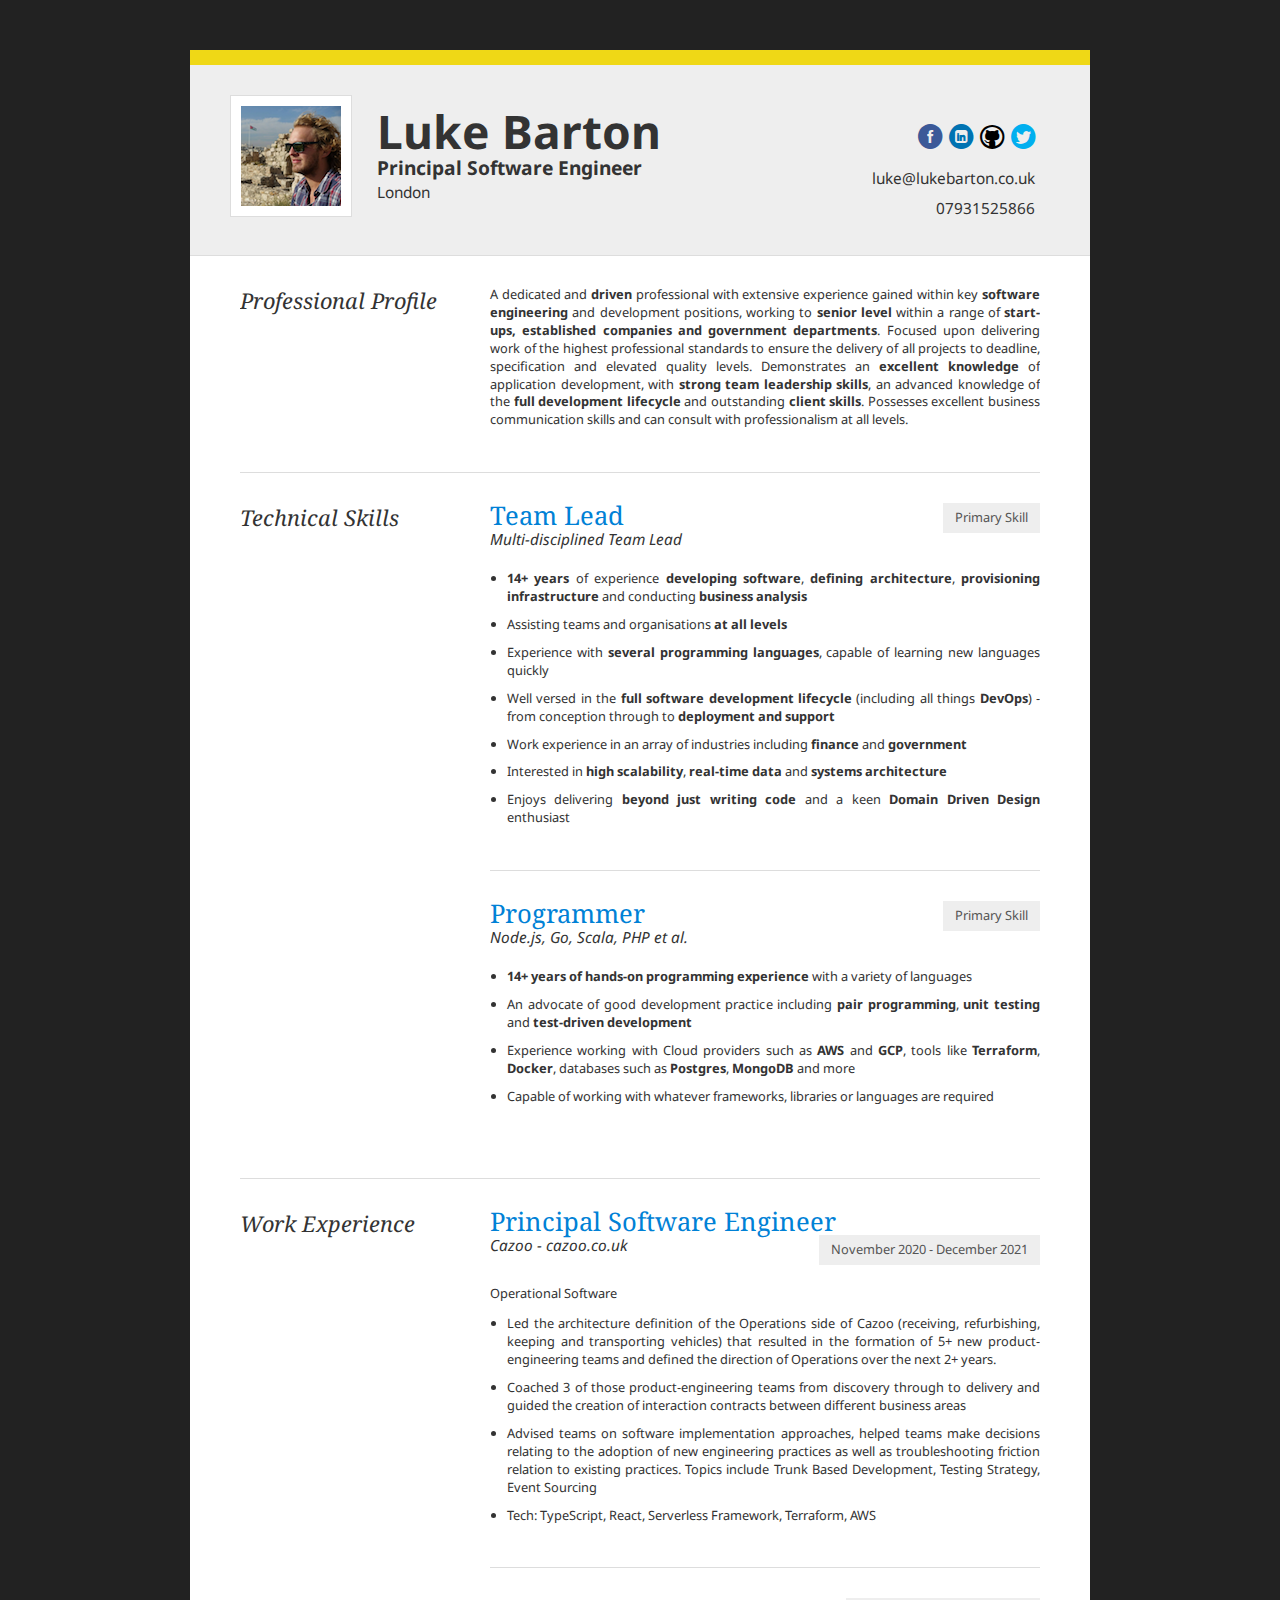
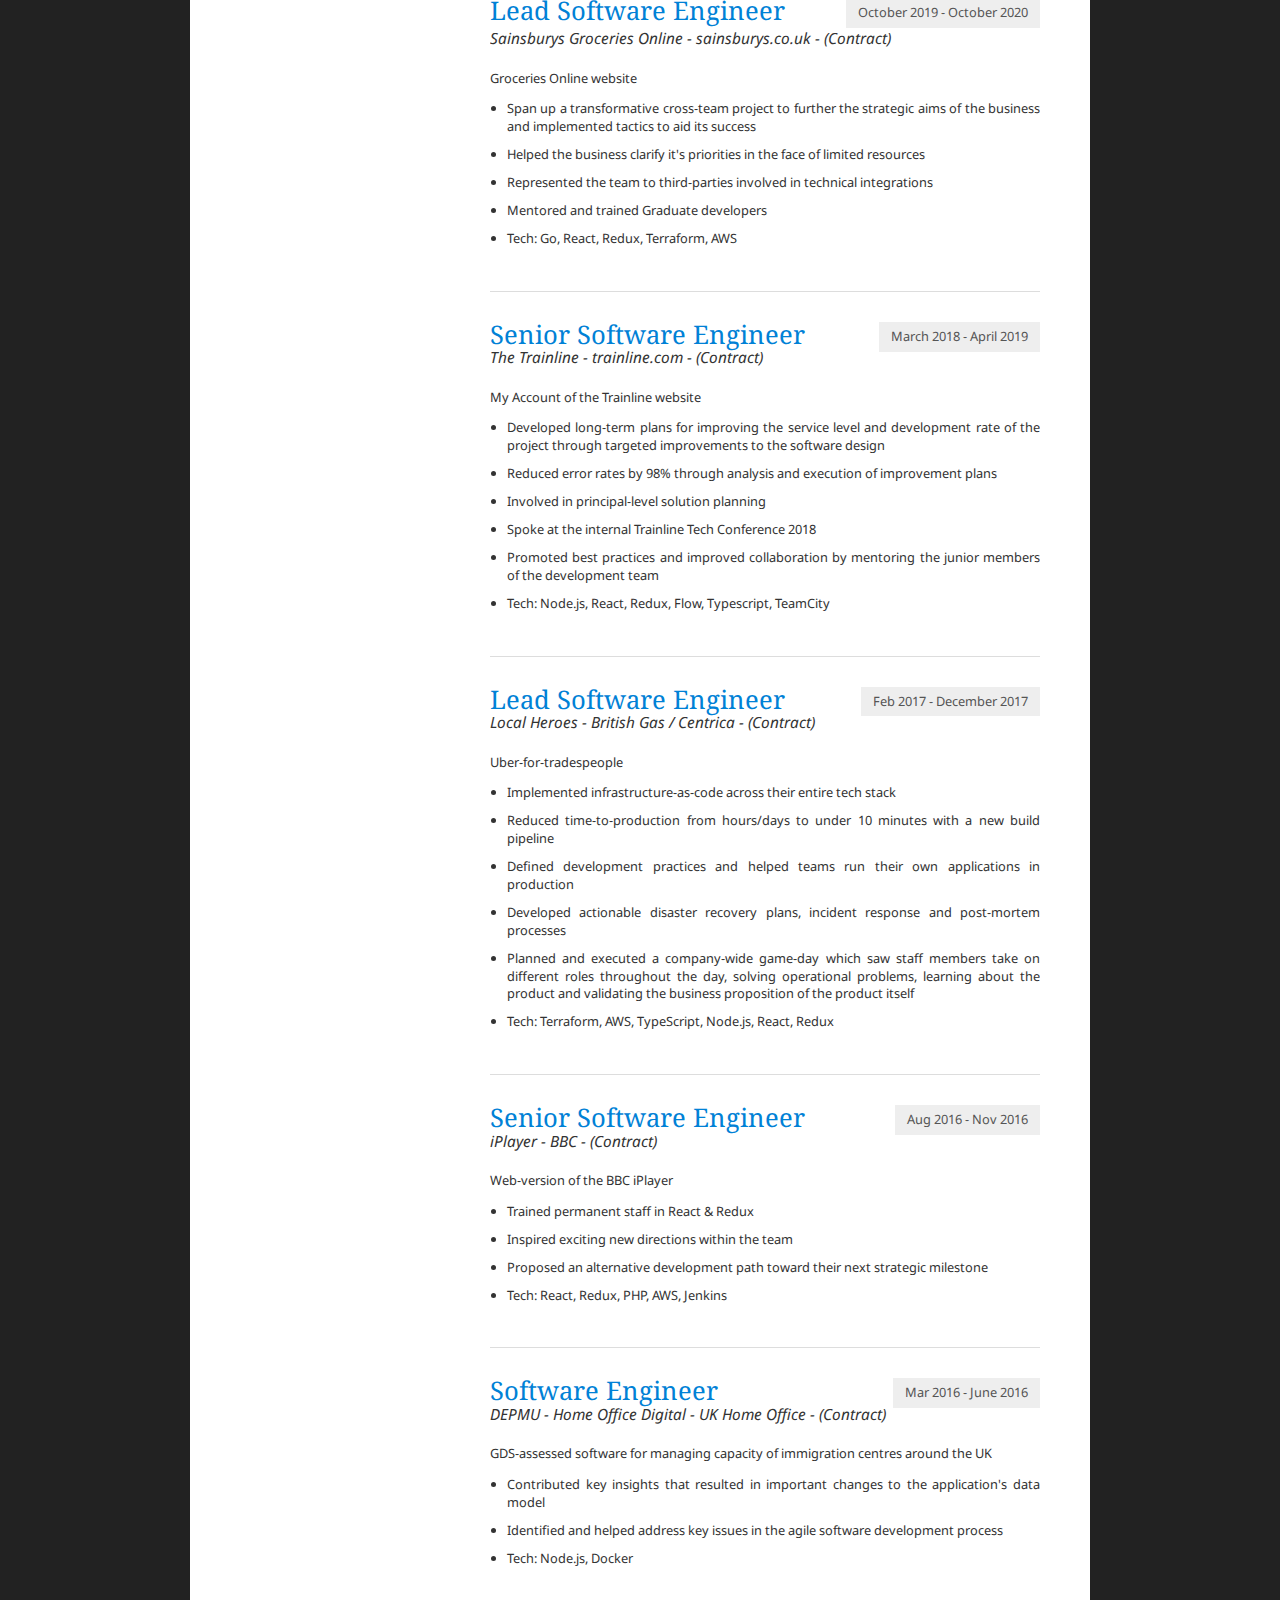
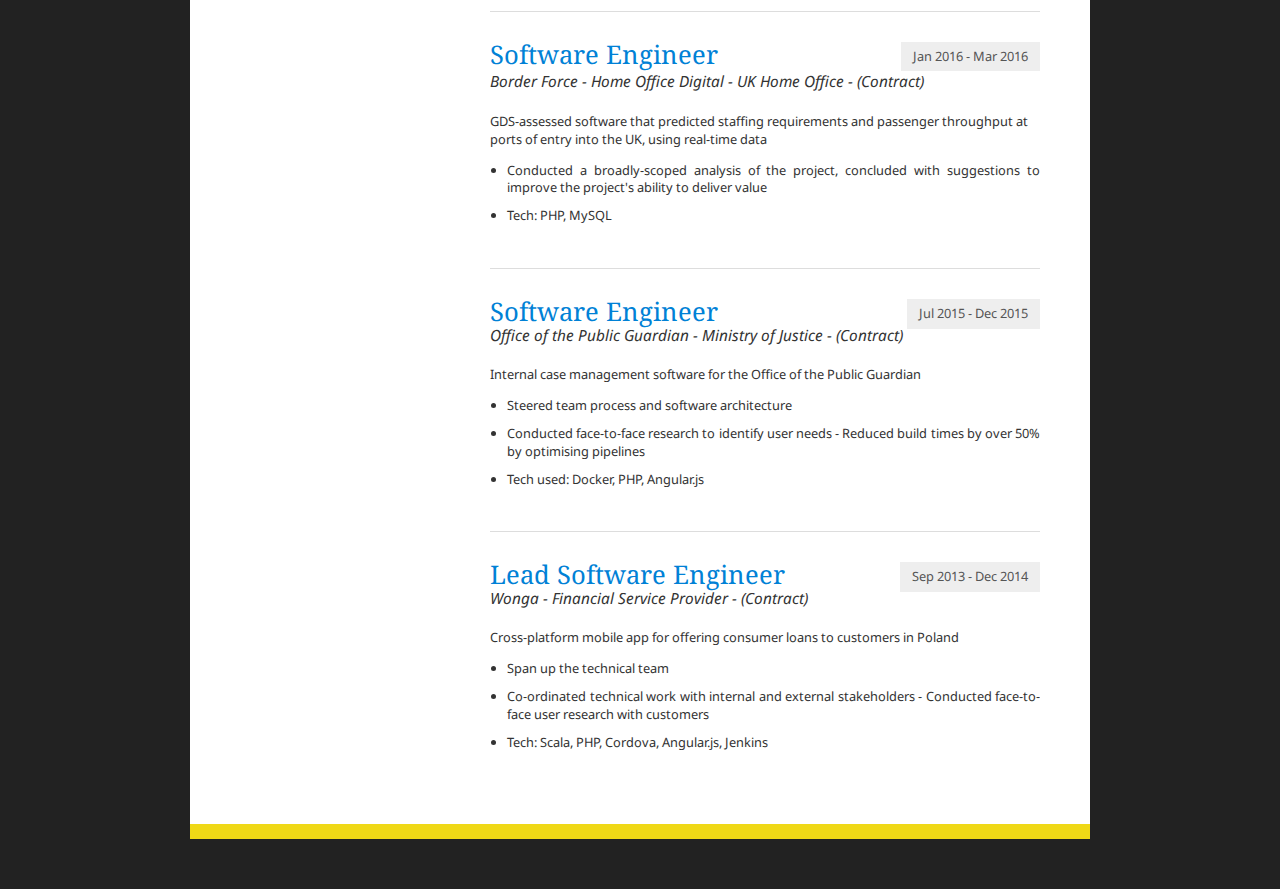
<file: index.html>
<!DOCTYPE html>
<html lang="en-GB">
  <head>
    <meta charset="UTF-8" />
    <title>Luke Barton</title>
    <link
      href="http://fonts.googleapis.com/css?family=Droid+Sans:400,700|Droid+Serif:400,700,400italic,700italic"
      rel="stylesheet"
      type="text/css"
    />
    <link rel="stylesheet" href="css/normalize.css" />
    <link rel="stylesheet" href="css/mfglabs_iconset.css" />
    <link rel="stylesheet" href="css/cv.css" />
  </head>

  <body>
    <article id="cv">
      <header>
        <div class="person">
          <img class="avatar" src="img/avatar.png" />
          <h1>Luke Barton</h1>
          <h2>Principal Software Engineer</h2>
          <div class="location">London</div>
        </div>
        <div class="contact">
          <ul>
            <li class="buttons">
              <a class="facebook" href="https://www.facebook.com/lukembarton">
                <span class="icon icon-facebook_circle"></span>
              </a>
              <a class="linkedin" href="http://uk.linkedin.com/in/lukebarton/">
                <span class="icon icon-linked_in_circle"></span>
              </a>
              <a class="github" href="https://github.com/lukebarton">
                <span class="icon icon-github-circled-alt2"></span>
              </a>
              <a class="twitter" href="https://twitter.com/lukebarton">
                <span class="icon icon-twitter_circle"></span>
              </a>
            </li>
            <li>luke@lukebarton.co.uk</li>
            <li>07931525866</li>
          </ul>
        </div>
      </header>
      <dl>
        <dt>Professional Profile</dt>
        <dd>
          <p>
            A dedicated and
            <strong>driven</strong> professional with extensive experience
            gained within key <strong>software engineering</strong> and
            development positions, working to
            <strong>senior level</strong> within a range of
            <strong
              >start-ups, established companies and government
              departments</strong
            >. Focused upon delivering work of the highest professional
            standards to ensure the delivery of all projects to deadline,
            specification and elevated quality levels. Demonstrates an
            <strong>excellent knowledge</strong> of application development,
            with <strong>strong team leadership skills</strong>, an advanced
            knowledge of the <strong>full development lifecycle</strong> and
            outstanding <strong>client skills</strong>. Possesses excellent
            business communication skills and can consult with professionalism
            at all levels.
          </p>
        </dd>
      </dl>

      <dl>
        <dt>Technical Skills</dt>
        <dd>
          <dl>
            <dt>
              <span class="heading">Team Lead</span>
              <span class="sidenote">
                Primary Skill
              </span>
              <span class="subheading">
                Multi-disciplined Team Lead
              </span>
            </dt>
            <dd>
              <ul>
                <li>
                  <strong>14+ years</strong> of experience
                  <strong>developing software</strong>,
                  <strong>defining architecture</strong>,
                  <strong>provisioning infrastructure</strong> and conducting
                  <strong>business analysis</strong>
                </li>
                <li>
                  Assisting teams and organisations
                  <strong>at all levels</strong>
                </li>
                <li>
                  Experience with
                  <strong>several programming languages</strong>, capable of
                  learning new languages quickly
                </li>
                <li>
                  Well versed in the
                  <strong>full software development lifecycle</strong>
                  (including all things <strong>DevOps</strong>) - from
                  conception through to
                  <strong>deployment and support</strong>
                </li>
                <li>
                  Work experience in an array of industries including
                  <strong>finance</strong> and
                  <strong>government</strong>
                </li>
                <li>
                  Interested in <strong>high scalability</strong>,
                  <strong>real-time data</strong> and
                  <strong>systems architecture</strong>
                </li>
                <li>
                  Enjoys delivering
                  <strong>beyond just writing code</strong> and a keen
                  <strong>Domain Driven Design</strong> enthusiast
                </li>
              </ul>
            </dd>
          </dl>
          <dl>
            <dt>
              <span class="heading">Programmer</span>
              <span class="sidenote">
                Primary Skill
              </span>
              <span class="subheading">
                Node.js, Go, Scala, PHP et al.
              </span>
            </dt>
            <dd>
              <ul>
                <li>
                  <strong>14+ years of hands-on programming experience</strong>
                  with a variety of languages
                </li>
                <li>
                  An advocate of good development practice including
                  <strong>pair programming</strong>,
                  <strong>unit testing</strong> and
                  <strong>test-driven development</strong>
                </li>
                <li>
                  Experience working with Cloud providers such as
                  <strong>AWS</strong> and <strong>GCP</strong>, tools like
                  <strong>Terraform</strong>, <strong>Docker</strong>, databases
                  such as <strong>Postgres</strong>,
                  <strong>MongoDB</strong> and more
                </li>
                <li>
                  Capable of working with whatever frameworks, libraries or
                  languages are required
                </li>
              </ul>
            </dd>
          </dl>
        </dd>
      </dl>

      <dl>
        <dt>Work Experience</dt>
        <dd>
          <dl>
            <dt>
              <span class="heading">Principal Software Engineer</span>
              <span class="sidenote">
                November 2020 - December 2021
              </span>
              <span class="subheading">
                Cazoo - cazoo.co.uk
              </span>
            </dt>
            <dd>
              Operational Software
              <ul>
                <li>
                  Led the architecture definition of the Operations side of Cazoo
                  (receiving, refurbishing, keeping and transporting vehicles) that resulted in
                  the formation of 5+ new product-engineering teams and defined the direction
                  of Operations over the next 2+ years.
                </li>
                <li>
                  Coached 3 of those product-engineering teams from discovery through to delivery
                  and guided the creation of interaction contracts between different business areas
                </li>
                <li>Advised teams on software implementation approaches, helped teams
                  make decisions relating to the adoption of new engineering practices
                  as well as troubleshooting friction relation to existing practices. Topics include
                  Trunk Based Development, Testing Strategy, Event Sourcing
                </li>
                <li>Tech: TypeScript, React, Serverless Framework, Terraform, AWS</li>
              </ul>
            </dd>
          </dl>
          <dl>
            <dt>
              <span class="heading">Lead Software Engineer</span>
              <span class="sidenote">
                October 2019 - October 2020
              </span>
              <span class="subheading">
                Sainsburys Groceries Online - sainsburys.co.uk - (Contract)
              </span>
            </dt>
            <dd>
              Groceries Online website
              <ul>
                <li>
                  Span up a transformative cross-team project to further the
                  strategic aims of the business and implemented tactics to aid
                  its success
                </li>
                <li>
                  Helped the business clarify it's priorities in the face of
                  limited resources
                </li>
                <li>
                  Represented the team to third-parties involved in technical
                  integrations
                </li>
                <li>Mentored and trained Graduate developers</li>
                <li>Tech: Go, React, Redux, Terraform, AWS</li>
              </ul>
            </dd>
          </dl>
          <dl>
            <dt>
              <span class="heading">Senior Software Engineer</span>
              <span class="sidenote">
                March 2018 - April 2019
              </span>
              <span class="subheading">
                The Trainline - trainline.com - (Contract)
              </span>
            </dt>
            <dd>
              My Account of the Trainline website
              <ul>
                <li>
                  Developed long-term plans for improving the service level and
                  development rate of the project through targeted improvements
                  to the software design
                </li>
                <li>
                  Reduced error rates by 98% through analysis and execution of
                  improvement plans
                </li>
                <li>Involved in principal-level solution planning</li>
                <li>Spoke at the internal Trainline Tech Conference 2018</li>
                <li>
                  Promoted best practices and improved collaboration by
                  mentoring the junior members of the development team
                </li>
                <li>Tech: Node.js, React, Redux, Flow, Typescript, TeamCity</li>
              </ul>
            </dd>
          </dl>
          <dl>
            <dt>
              <span class="heading">Lead Software Engineer</span>
              <span class="sidenote">
                Feb 2017 - December 2017
              </span>
              <span class="subheading">
                Local Heroes - British Gas / Centrica - (Contract)
              </span>
            </dt>
            <dd>
              Uber-for-tradespeople
              <ul>
                <li>
                  Implemented infrastructure-as-code across their entire tech
                  stack
                </li>
                <li>
                  Reduced time-to-production from hours/days to under 10 minutes
                  with a new build pipeline
                </li>
                <li>
                  Defined development practices and helped teams run their own
                  applications in production
                </li>
                <li>
                  Developed actionable disaster recovery plans, incident
                  response and post-mortem processes
                </li>
                <li>
                  Planned and executed a company-wide game-day which saw staff
                  members take on different roles throughout the day, solving
                  operational problems, learning about the product and
                  validating the business proposition of the product itself
                </li>
                <li>Tech: Terraform, AWS, TypeScript, Node.js, React, Redux</li>
              </ul>
            </dd>
          </dl>
          <dl>
            <dt>
              <span class="heading">Senior Software Engineer</span>
              <span class="sidenote">
                Aug 2016 - Nov 2016
              </span>
              <span class="subheading">
                iPlayer - BBC - (Contract)
              </span>
            </dt>
            <dd>
              Web-version of the BBC iPlayer
              <ul>
                <li>Trained permanent staff in React & Redux</li>
                <li>Inspired exciting new directions within the team</li>
                <li>
                  Proposed an alternative development path toward their next
                  strategic milestone
                </li>
                <li>Tech: React, Redux, PHP, AWS, Jenkins</li>
              </ul>
            </dd>
          </dl>
          <dl>
            <dt>
              <span class="heading">Software Engineer</span>
              <span class="sidenote">
                Mar 2016 - June 2016
              </span>
              <span class="subheading">
                DEPMU - Home Office Digital - UK Home Office - (Contract)
              </span>
            </dt>
            <dd>
              GDS-assessed software for managing capacity of immigration centres
              around the UK
              <ul>
                <li>
                  Contributed key insights that resulted in important changes to
                  the application's data model
                </li>
                <li>
                  Identified and helped address key issues in the agile software
                  development process
                </li>
                <li>Tech: Node.js, Docker</li>
              </ul>
            </dd>
          </dl>
          <dl>
            <dt>
              <span class="heading">Software Engineer</span>
              <span class="sidenote">
                Jan 2016 - Mar 2016
              </span>
              <span class="subheading">
                Border Force - Home Office Digital - UK Home Office - (Contract)
              </span>
            </dt>
            <dd>
              GDS-assessed software that predicted staffing requirements and
              passenger throughput at ports of entry into the UK, using
              real-time data
              <ul>
                <li>
                  Conducted a broadly-scoped analysis of the project, concluded
                  with suggestions to improve the project's ability to deliver
                  value
                </li>
                <li>Tech: PHP, MySQL</li>
              </ul>
            </dd>
          </dl>
          <dl>
            <dt>
              <span class="heading">Software Engineer</span>
              <span class="sidenote">
                Jul 2015 - Dec 2015
              </span>
              <span class="subheading">
                Office of the Public Guardian - Ministry of Justice - (Contract)
              </span>
            </dt>
            <dd>
              Internal case management software for the Office of the Public
              Guardian
              <ul>
                <li>Steered team process and software architecture</li>
                <li>
                  Conducted face-to-face research to identify user needs -
                  Reduced build times by over 50% by optimising pipelines
                </li>
                <li>Tech used: Docker, PHP, Angular.js</li>
              </ul>
            </dd>
          </dl>
          <dl>
            <dt>
              <span class="heading">Lead Software Engineer</span>
              <span class="sidenote">
                Sep 2013 - Dec 2014
              </span>
              <span class="subheading">
                Wonga - Financial Service Provider - (Contract)
              </span>
            </dt>
            <dd>
              Cross-platform mobile app for offering consumer loans to customers in Poland
              <ul>
                <li>Span up the technical team</li>
                <li>Co-ordinated technical work with internal and external stakeholders - Conducted face-to-face user research with customers</li>
                <li>Tech: Scala, PHP, Cordova, Angular.js, Jenkins</li>
              </ul>
            </dd>
          </dl>
        </dd>
      </dl>
    </article>
  </body>
</html>
</file>
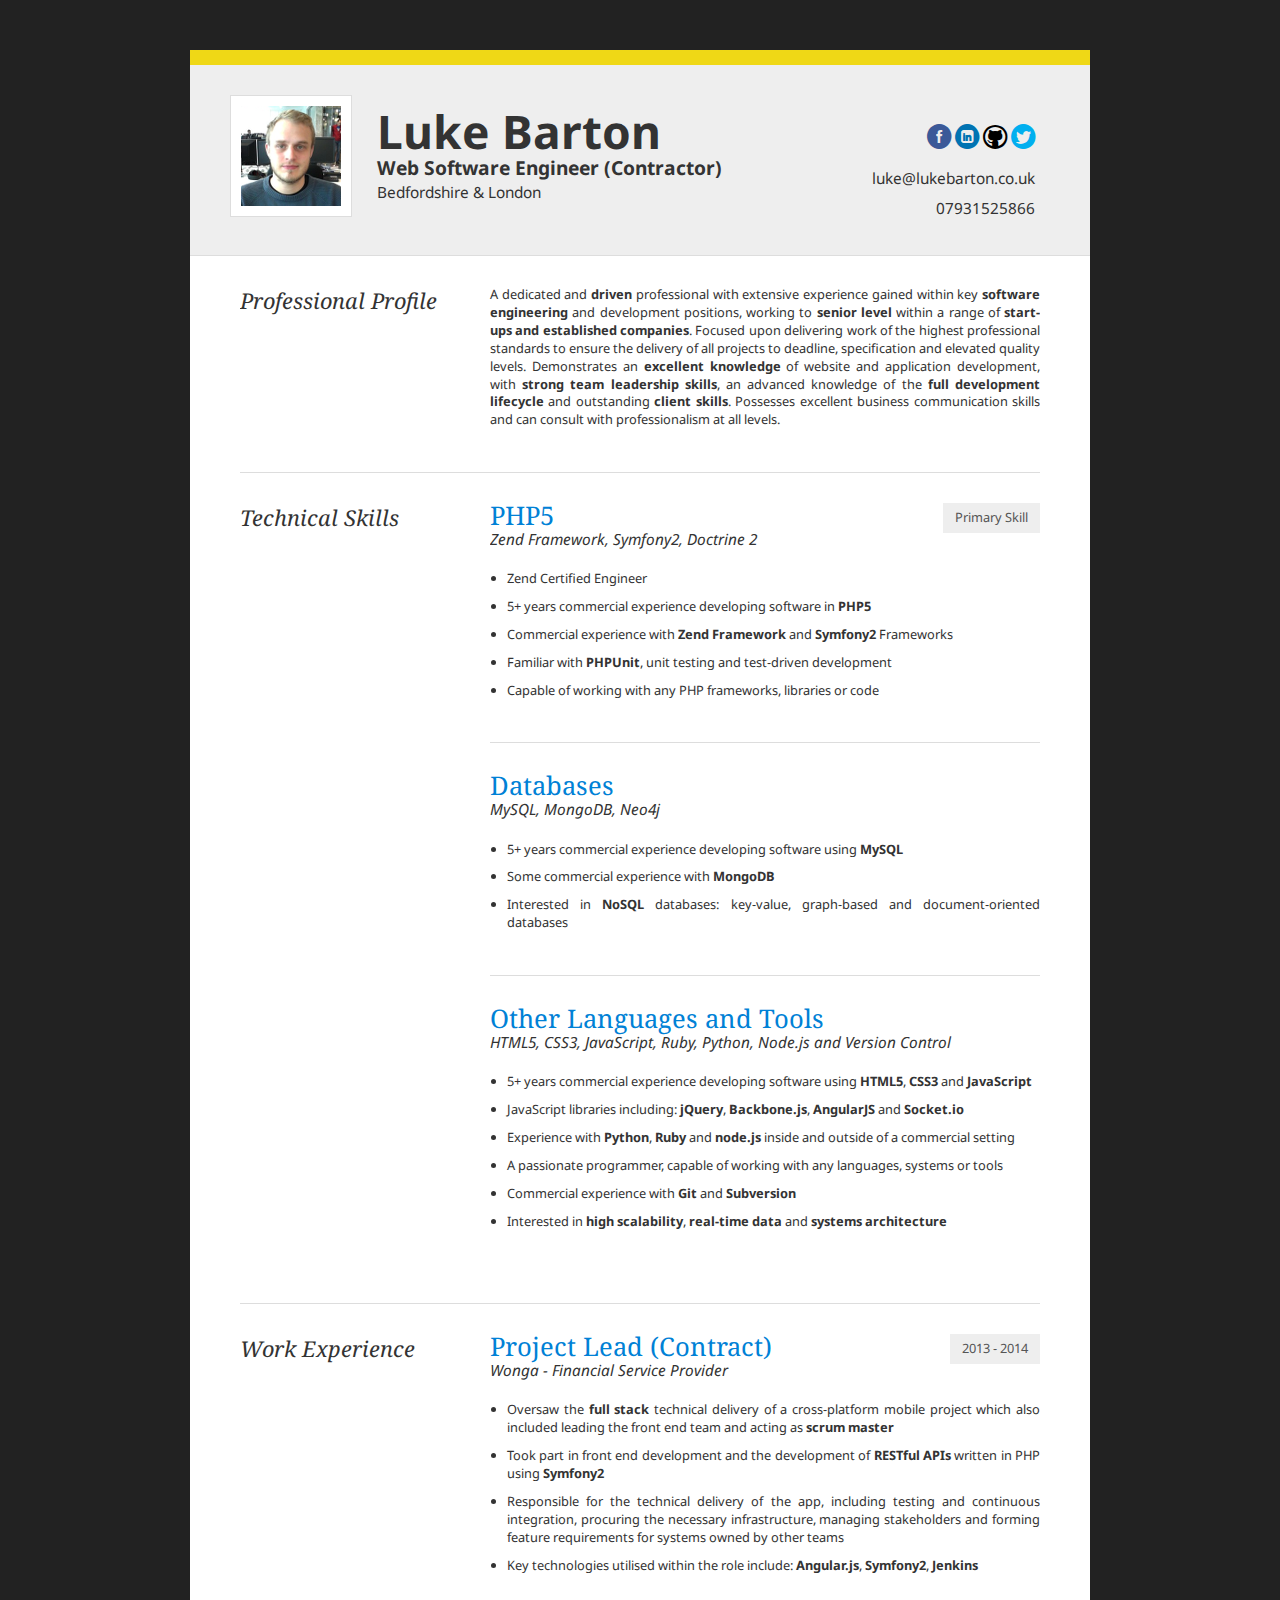
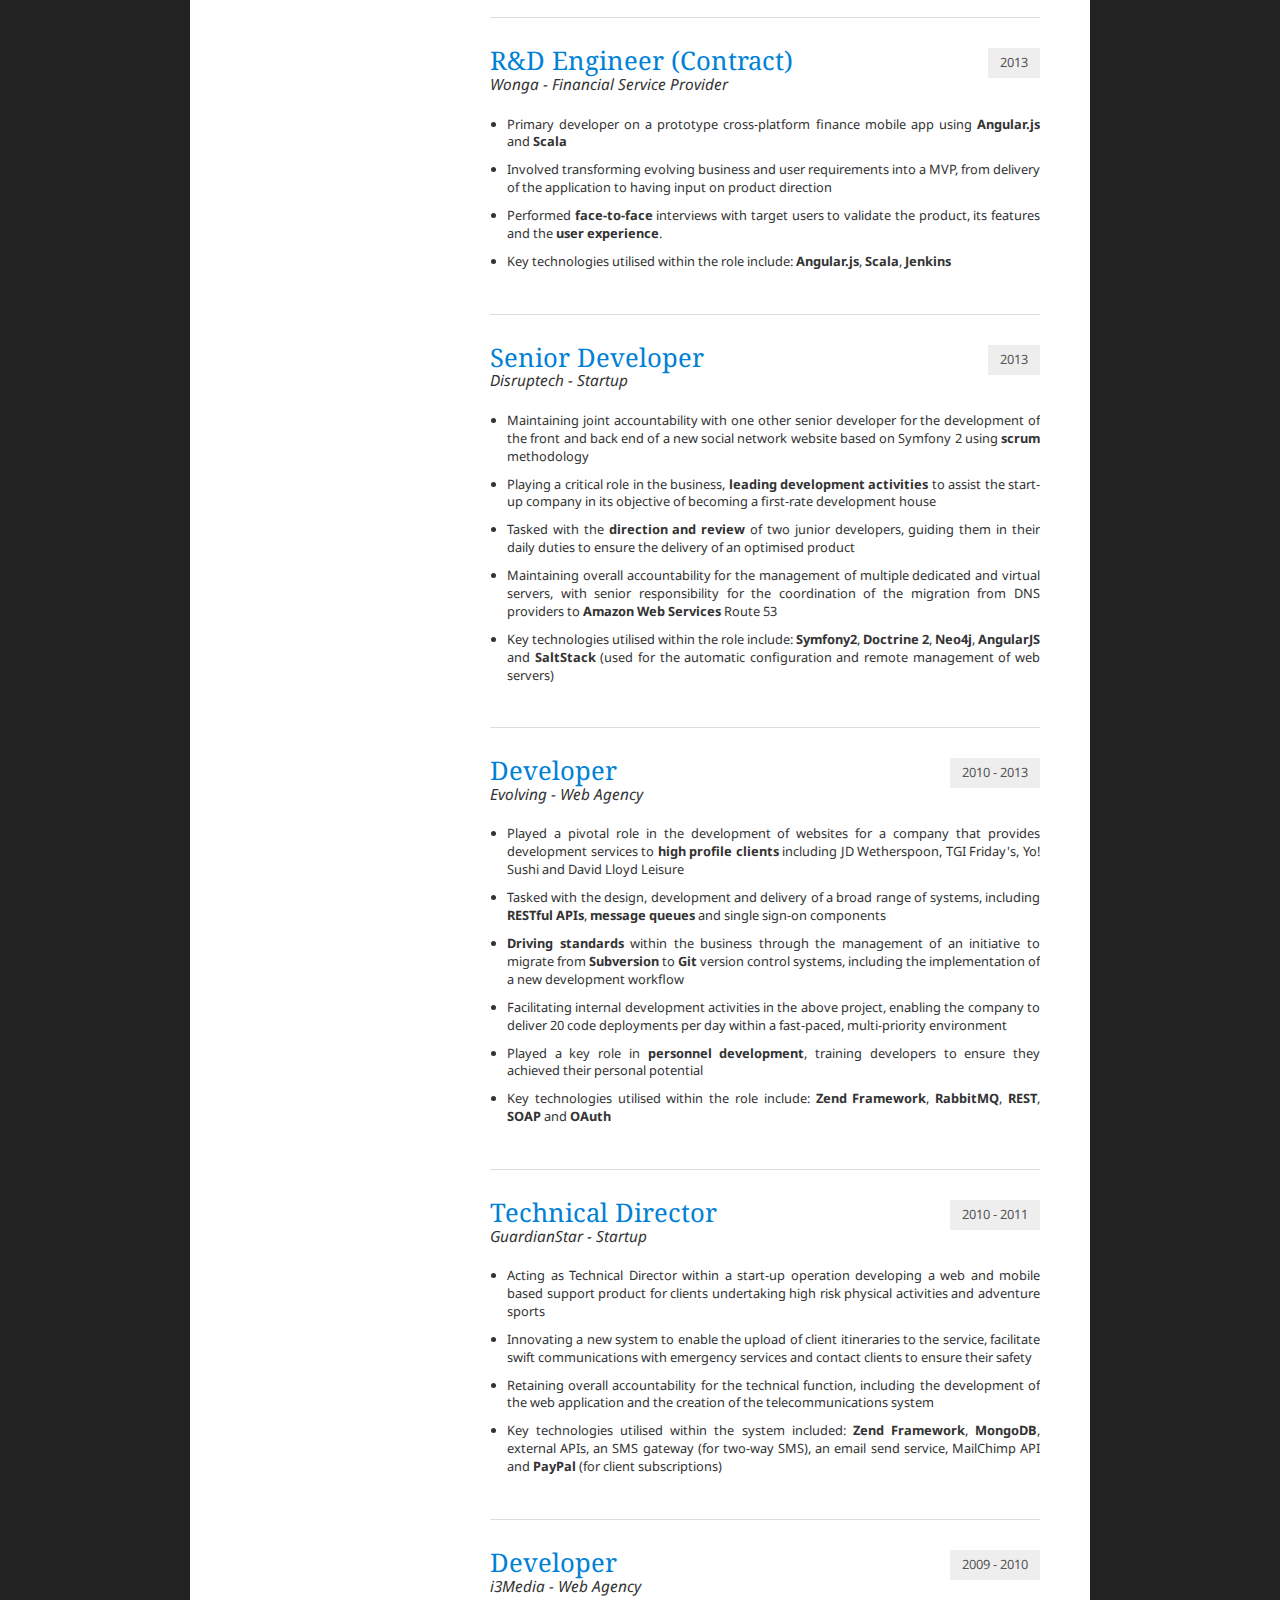
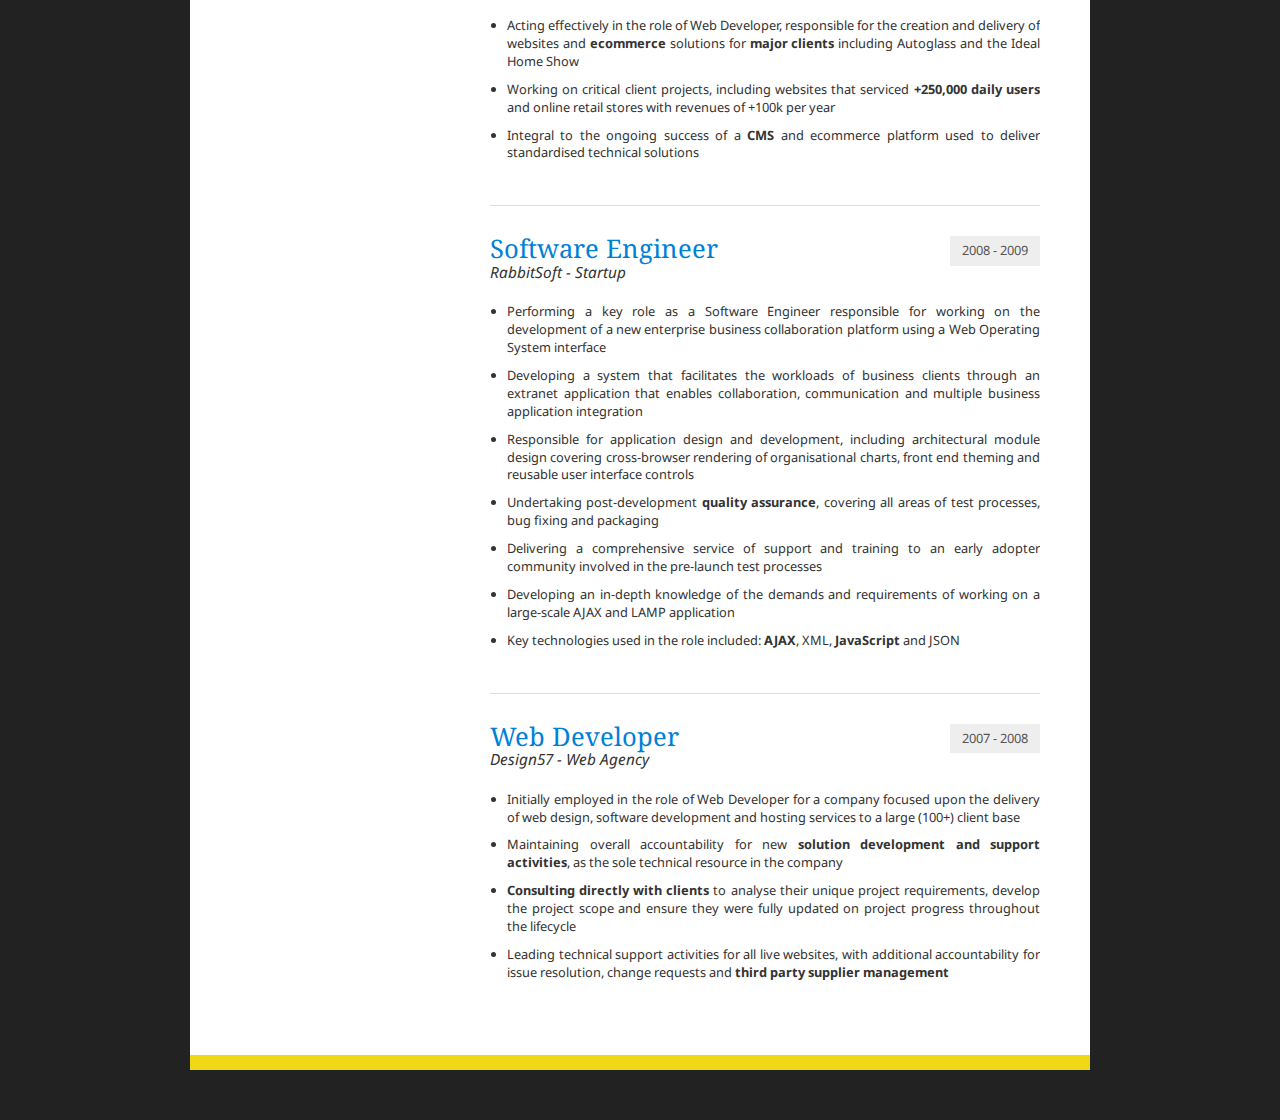
<file: web/index.html>
<!doctype html>
<html lang="en-GB">
<head>
    <meta charset="UTF-8">
    <title>Luke Barton</title>
    <link href='http://fonts.googleapis.com/css?family=Droid+Sans:400,700|Droid+Serif:400,700,400italic,700italic' rel='stylesheet' type='text/css'>
    <link rel="stylesheet" href="css/normalize.css"/>
    <link rel="stylesheet" href="css/mfglabs_iconset.css"/>
    <link rel="stylesheet" href="css/cv.css"/>
</head>
<body>
    <article id="cv">
        <header>
            <div class="person">
                <img class="avatar" src="img/avatar.png" />
                <h1>Luke Barton</h1>
                <h2>Web Software Engineer (Contractor)</h2>
                <div class="location">Bedfordshire &amp; London</div>
            </div>
            <div class="contact">
                <ul>
                    <li class="buttons">
                        <a class="facebook" href="https://www.facebook.com/lukembarton"><span class="icon icon-facebook_circle"></span></a>
                        <a class="linkedin" href="http://uk.linkedin.com/in/lukebarton/"><span class="icon icon-linked_in_circle"></span></a>
                        <a class="github" href="https://github.com/lukebarton"><span class="icon icon-github-circled-alt2"></span></a>
                        <a class="twitter" href="https://twitter.com/lukebarton"><span class="icon icon-twitter_circle"></span></a>
                    </li>
                    <li>luke@lukebarton.co.uk</li>
                    <li>07931525866</li>
                </ul>
            </div>
        </header>
        <dl>
            <dt>Professional Profile</dt>
            <dd>
                <p>
                    A dedicated and <strong>driven</strong> professional with extensive experience gained within key <strong>software engineering</strong> and development positions, working to <strong>senior level</strong> within a range of <strong>start-ups and established companies</strong>. Focused upon delivering work of the highest professional standards to ensure the delivery of all projects to deadline, specification and elevated quality levels. Demonstrates an <strong>excellent knowledge</strong> of website and application development, with <strong>strong team leadership skills</strong>, an advanced knowledge of the <strong>full development lifecycle</strong> and outstanding <strong>client skills</strong>. Possesses excellent business communication skills and can consult with professionalism at all levels.
                </p>
            </dd>
        </dl>

        <dl>
            <dt>Technical Skills</dt>
            <dd>
                <dl>
                    <dt>
                        <span class="heading">PHP5</span>
                        <span class="sidenote">
                            Primary Skill
                        </span>
                        <span class="subheading">
                            Zend Framework, Symfony2, Doctrine 2
                        </span>
                    </dt>
                    <dd>
                        <ul>
                            <li>Zend Certified Engineer</li>
                            <li>5+ years commercial experience developing software in <strong>PHP5</strong></li>
                            <li>Commercial experience with <strong>Zend Framework</strong> and <strong>Symfony2</strong> Frameworks</li>
                            <li>Familiar with <strong>PHPUnit</strong>, unit testing and test-driven development</li>
                            <li>Capable of working with any PHP frameworks, libraries or code</li>
                        </ul>
                    </dd>
                </dl>

                <dl>
                    <dt>
                        <span class="heading">Databases</span>
                        <span class="subheading">
                            MySQL, MongoDB, Neo4j
                        </span>
                    </dt>
                    <dd>
                        <ul>
                            <li>5+ years commercial experience developing software using <strong>MySQL</strong></li>
                            <li>Some commercial experience with <strong>MongoDB</strong></li>
                            <li>Interested in <strong>NoSQL</strong> databases: key-value, graph-based and document-oriented databases</li>
                        </ul>
                    </dd>
                </dl>

                <dl>
                    <dt>
                        <span class="heading">Other Languages and Tools</span>
                        <span class="subheading">
                            HTML5, CSS3, JavaScript, Ruby, Python, Node.js and Version Control
                        </span>
                    </dt>
                    <dd>
                        <ul>
                            <li>5+ years commercial experience developing software using <strong>HTML5</strong>, <strong>CSS3</strong> and <strong>JavaScript</strong></li>
                            <li>JavaScript libraries including: <strong>jQuery</strong>, <strong>Backbone.js</strong>, <strong>AngularJS</strong> and <strong>Socket.io</strong></li>
                            <li>Experience with <strong>Python</strong>, <strong>Ruby</strong> and <strong>node.js</strong> inside and outside of a commercial setting</li>
                            <li>A passionate programmer, capable of working with any languages, systems or tools</li>
                            <li>Commercial experience with <strong>Git</strong> and <strong>Subversion</strong></li>
                            <li>Interested in <strong>high scalability</strong>, <strong>real-time data</strong> and <strong>systems architecture</strong></li>
                        </ul>
                    </dd>
                </dl>
            </dd>
        </dl>

        <dl>
            <dt>Work Experience</dt>
            <dd>
                <dl>
                    <dt>
                        <span class="heading">Project Lead (Contract)</span>
                        <span class="sidenote">
                            2013 - 2014
                        </span>
                        <span class="subheading">
                            Wonga - Financial Service Provider
                        </span>
                    </dt>
                    <dd>
                        <ul>
                            <li>Oversaw the <strong>full stack</strong> technical delivery of a cross-platform mobile project which also included leading the front end team and acting as <strong>scrum master</strong></li>
                            <li>Took part in front end development and the development of <strong>RESTful APIs</strong> written in PHP using <strong>Symfony2</strong></li>
                            <li>Responsible for the technical delivery of the app, including testing and continuous integration, procuring the necessary infrastructure, managing stakeholders and forming feature requirements for systems owned by other teams</li>
                            <li>
                                Key technologies utilised within the role include: <strong>Angular.js</strong>, <strong>Symfony2</strong>, <strong>Jenkins</strong>
                            </li>
                        </ul>
                    </dd>
                </dl>
                <dl>
                    <dt>
                        <span class="heading">R&D Engineer (Contract)</span>
                        <span class="sidenote">
                            2013
                        </span>
                        <span class="subheading">
                            Wonga - Financial Service Provider
                        </span>
                    </dt>
                    <dd>
                        <ul>
                            <li>Primary developer on a prototype cross-platform finance mobile app using <strong>Angular.js</strong> and <strong>Scala</strong></li>
                            <li>Involved transforming evolving business and user requirements into a MVP, from delivery of the application to having input on product direction</li>
                            <li>Performed <strong>face-to-face</strong> interviews with target users to validate the product, its features and the <strong>user experience</strong>.</li>
                            <li>
                                Key technologies utilised within the role include: <strong>Angular.js</strong>, <strong>Scala</strong>, <strong>Jenkins</strong>
                            </li>
                        </ul>
                    </dd>
                </dl>
                <dl>
                    <dt>
                        <span class="heading">Senior Developer</span>
                        <span class="sidenote">
                            2013
                        </span>
                        <span class="subheading">
                            Disruptech - Startup
                        </span>
                    </dt>
                    <dd>
                        <ul>
                            <li>Maintaining joint accountability with one other senior developer for the development of the front and back end of a new social network website based on Symfony 2 using <strong>scrum</strong> methodology</li>
                            <li>Playing a critical role in the business, <strong>leading development activities</strong> to assist the start-up company in its objective of becoming a first-rate development house</li>
                            <li>Tasked with the <strong>direction and review</strong> of two junior developers, guiding them in their daily duties to ensure the delivery of an optimised product</li>
                            <li>Maintaining overall accountability for the management of multiple dedicated and virtual servers, with senior responsibility for the coordination of the migration from DNS providers to <strong>Amazon Web Services</strong> Route 53</li>
                            <li>
                                Key technologies utilised within the role include: <strong>Symfony2</strong>, <strong>Doctrine 2</strong>, <strong>Neo4j</strong>, <strong>AngularJS</strong> and <strong>SaltStack</strong> (used for the automatic configuration and remote management of web servers)
                            </li>
                        </ul>
                    </dd>
                </dl>

                <dl>
                    <dt>
                        <span class="heading">Developer</span>
                        <span class="sidenote">
                            2010 - 2013
                        </span>
                        <span class="subheading">
                            Evolving - Web Agency
                        </span>
                    </dt>
                    <dd>
                        <ul>
                            <li>Played a pivotal role in the development of websites for a company that provides development services to <strong>high profile clients</strong> including JD Wetherspoon, TGI Friday's, Yo! Sushi and David Lloyd Leisure</li>
                            <li>Tasked with the design, development and delivery of a broad range of systems, including <strong>RESTful APIs</strong>, <strong>message queues</strong> and single sign-on components</li>
                            <li><strong>Driving standards</strong> within the business through the management of an initiative to migrate from <strong>Subversion</strong> to <strong>Git</strong> version control systems, including the implementation of a new development workflow</li>
                            <li>Facilitating internal development activities in the above project, enabling the company to deliver 20 code deployments per day within a fast-paced, multi-priority environment</li>
                            <li>Played a key role in <strong>personnel development</strong>, training developers to ensure they achieved their personal potential</li>
                            <li>Key technologies utilised within the role include: <strong>Zend Framework</strong>, <strong>RabbitMQ</strong>, <strong>REST</strong>, <strong>SOAP</strong> and <strong>OAuth</strong></li>
                        </ul>
                    </dd>
                </dl>

                <dl>
                    <dt>
                        <span class="heading">Technical Director</span>
                        <span class="sidenote">
                            2010 - 2011
                        </span>
                        <span class="subheading">
                            GuardianStar - Startup
                        </span>
                    </dt>
                    <dd>
                        <ul>
                            <li>Acting as Technical Director within a start-up operation developing a web and mobile based support product for clients undertaking high risk physical activities and adventure sports</li>
                            <li>Innovating a new system to enable the upload of client itineraries to the service, facilitate swift communications with emergency services and contact clients to ensure their safety</li>
                            <li>Retaining overall accountability for the technical function, including the development of the web application and the creation of the telecommunications system</li>
                            <li>Key technologies utilised within the system included: <strong>Zend Framework</strong>, <strong>MongoDB</strong>, external APIs, an SMS gateway (for two-way SMS), an email send service, MailChimp API and <strong>PayPal</strong> (for client subscriptions)</li>
                        </ul>
                    </dd>
                </dl>

                <dl>
                    <dt>
                        <span class="heading">Developer</span>
                        <span class="sidenote">
                            2009 - 2010
                        </span>
                        <span class="subheading">
                            i3Media - Web Agency
                        </span>
                    </dt>
                    <dd>
                        <ul>
                            <li>Acting effectively in the role of Web Developer, responsible for the creation and delivery of websites and <strong>ecommerce</strong> solutions for <strong>major clients</strong> including Autoglass and the Ideal Home Show</li>
                            <li>Working on critical client projects, including websites that serviced <strong>+250,000 daily users</strong> and online retail stores with revenues of +100k per year</li>
                            <li>Integral to the ongoing success of a <strong>CMS</strong> and ecommerce platform used to deliver standardised technical solutions</li>
                       </ul>
                    </dd>
                </dl>

                <dl>
                    <dt>
                        <span class="heading">Software Engineer</span>
                        <span class="sidenote">
                            2008 - 2009
                        </span>
                        <span class="subheading">
                            RabbitSoft - Startup
                        </span>
                    </dt>
                    <dd>
                        <ul>
                            <li>Performing a key role as a Software Engineer responsible for working on the development of a new enterprise business collaboration platform using a Web Operating System interface</li>
                            <li>Developing a system that facilitates the workloads of business clients through an extranet application that enables collaboration, communication and multiple business application integration</li>
                            <li>Responsible for application design and development, including architectural module design covering cross-browser rendering of organisational charts, front end theming and reusable user interface controls</li>
                            <li>Undertaking post-development <strong>quality assurance</strong>, covering all areas of test processes, bug fixing and packaging</li>
                            <li>Delivering a comprehensive service of support and training to an early adopter community involved in the pre-launch test processes</li>
                            <li>Developing an in-depth knowledge of the demands and requirements of working on a large-scale AJAX and LAMP application</li>
                            <li>Key technologies used in the role included: <strong>AJAX</strong>, XML, <strong>JavaScript</strong> and JSON</li>
                        </ul>
                    </dd>
                </dl>

                <dl>
                    <dt>
                        <span class="heading">Web Developer</span>
                        <span class="sidenote">
                            2007 - 2008
                        </span>
                        <span class="subheading">
                            Design57 - Web Agency
                        </span>
                    </dt>
                    <dd>
                        <ul>
                            <li>Initially employed in the role of Web Developer for a company focused upon the delivery of web design, software development and hosting services to a large (100+) client base</li>
                            <li>Maintaining overall accountability for new <strong>solution development and support activities</strong>, as the sole technical resource in the company</li>
                            <li><strong>Consulting directly with clients</strong> to analyse their unique project requirements, develop the project scope and ensure they were fully updated on project progress throughout the lifecycle</li>
                            <li>Leading technical support activities for all live websites, with additional accountability for issue resolution, change requests and <strong>third party supplier management</strong></li>
                        </ul>
                    </dd>
                </dl>
            </dd>
        </dl>




    </article>
</body>
</html>
</file>
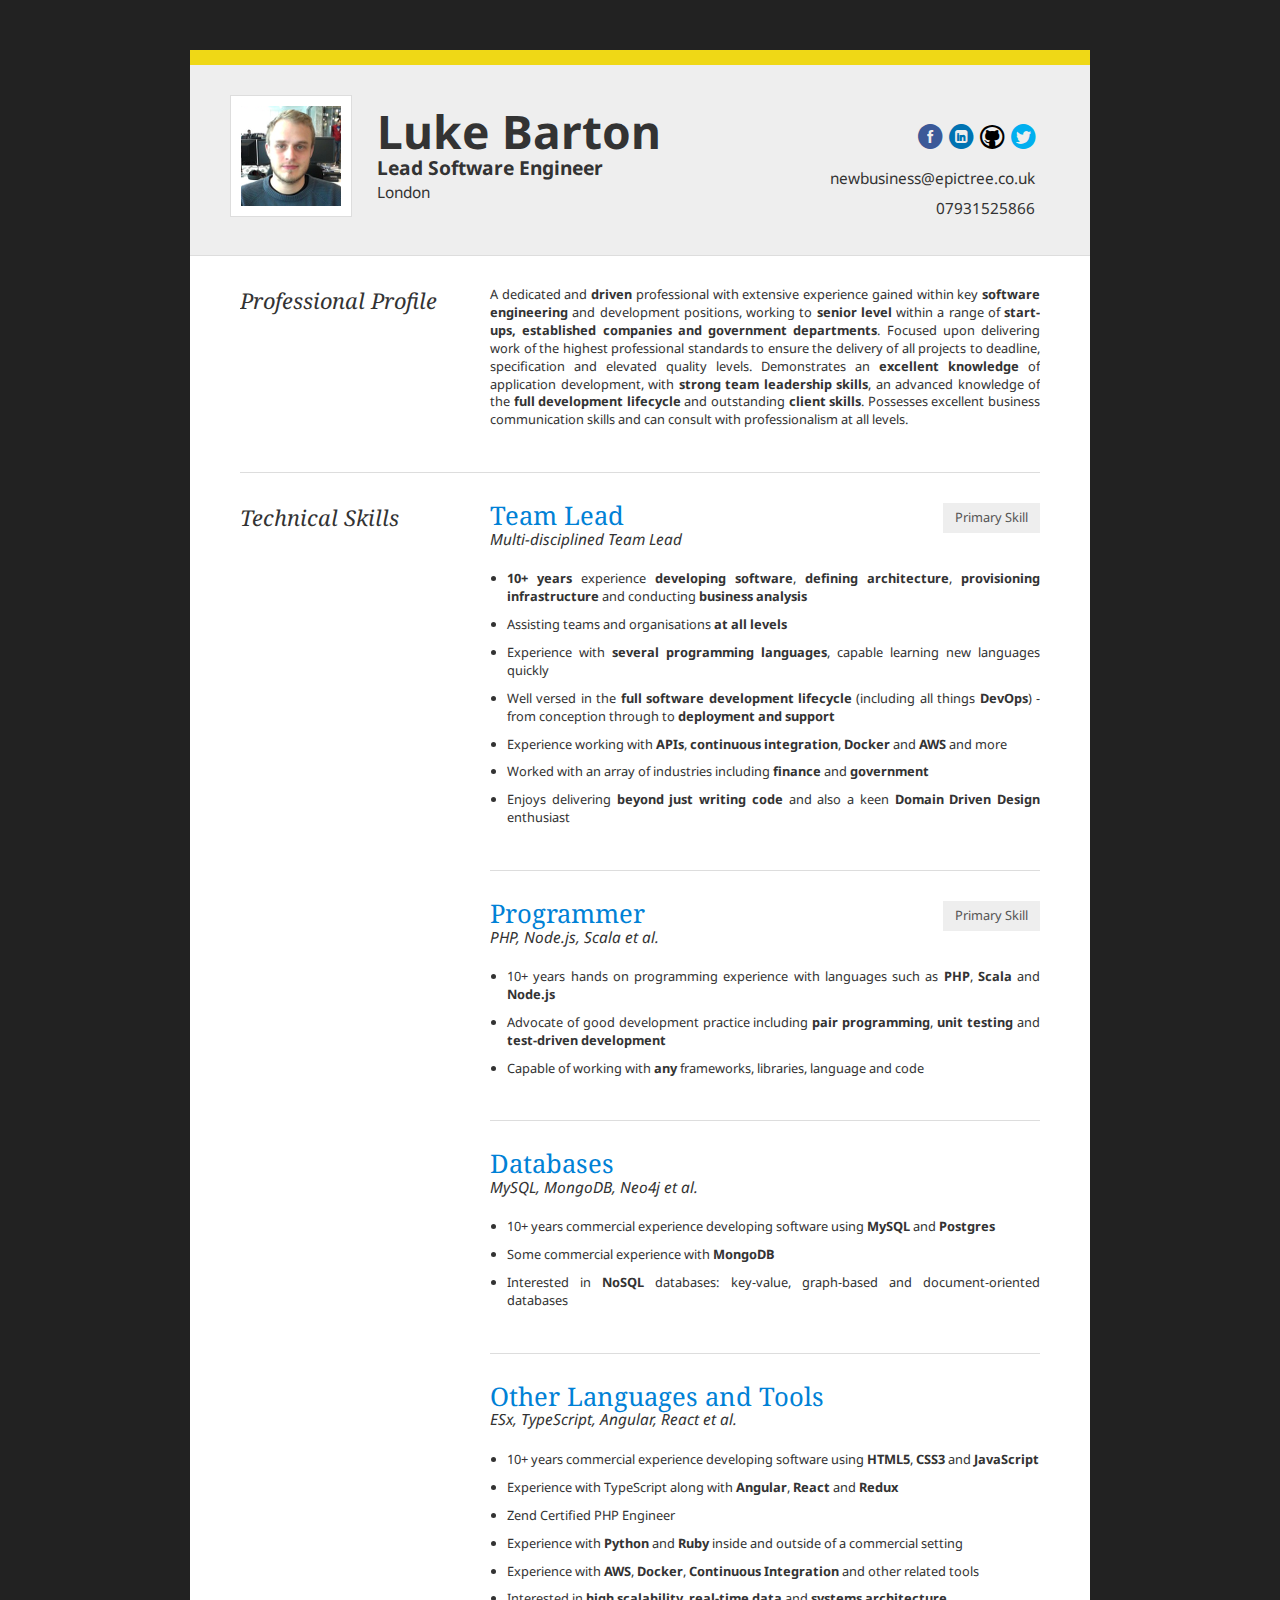
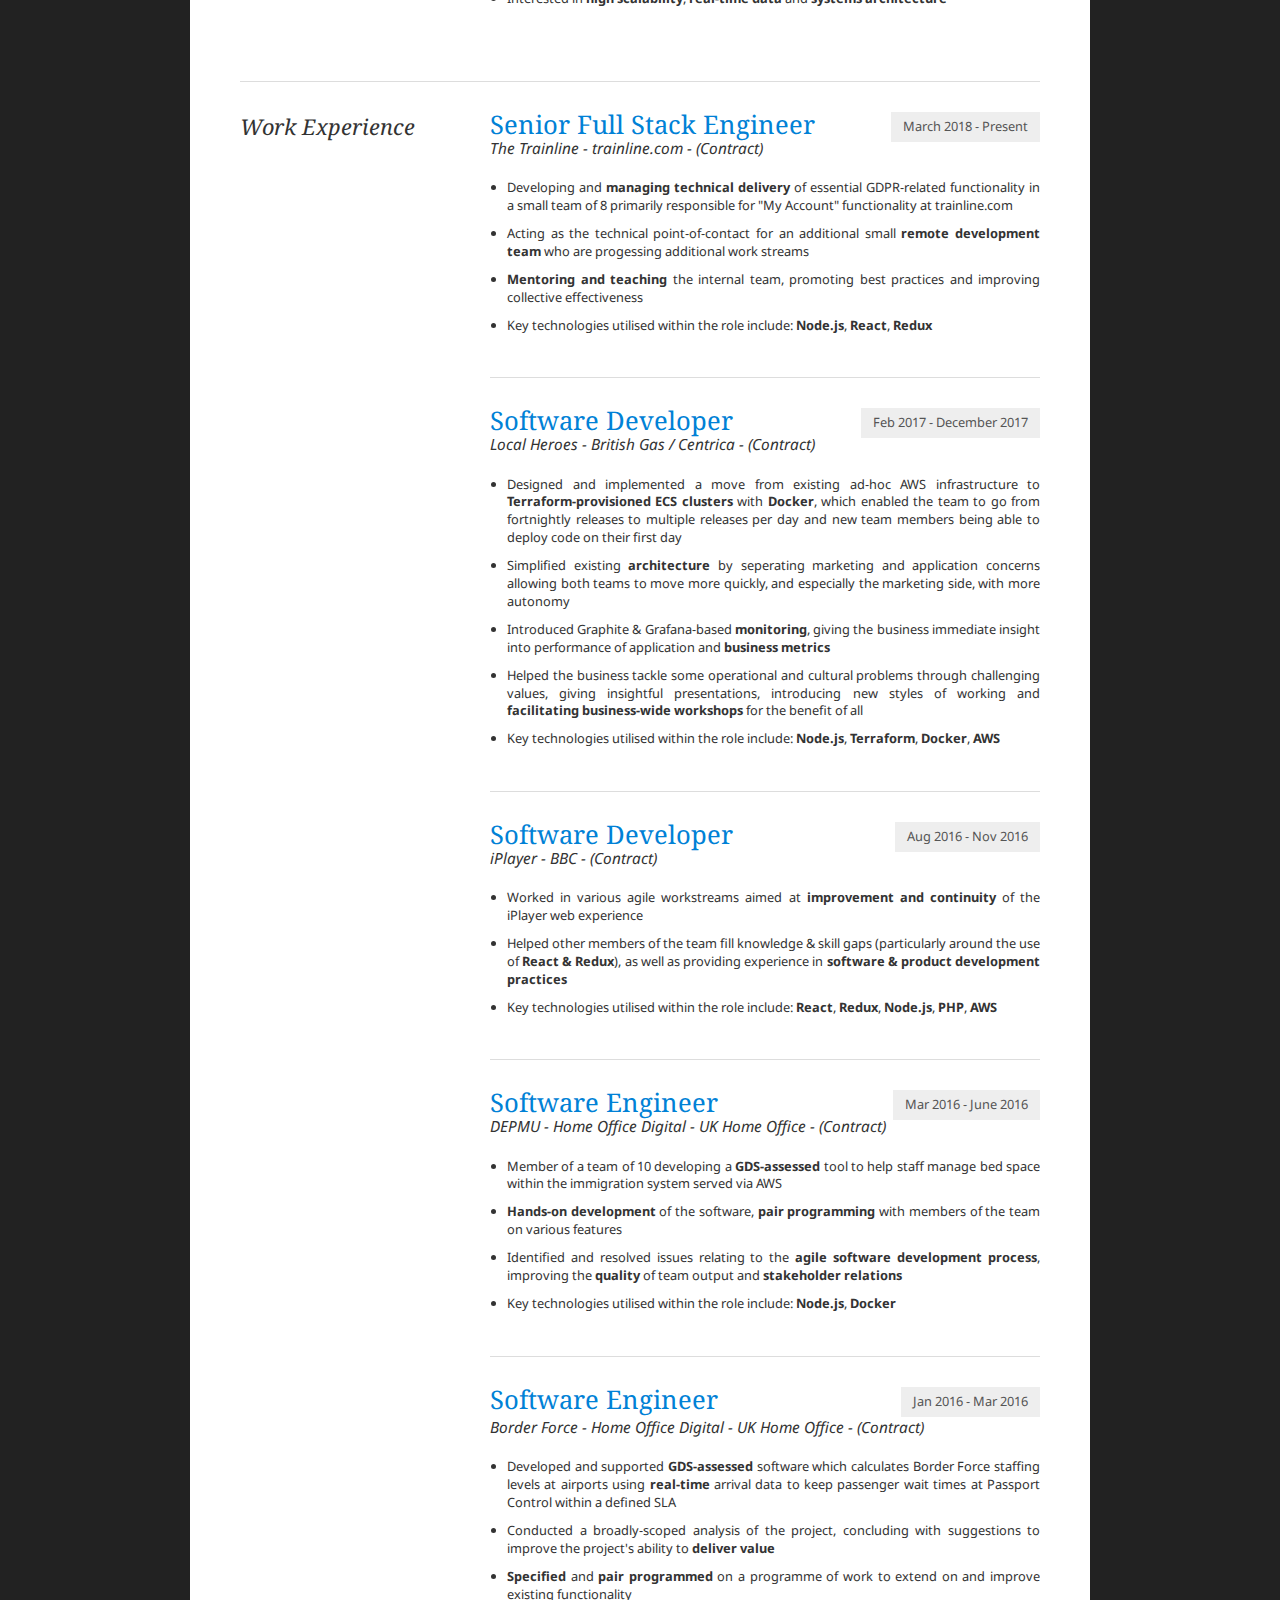
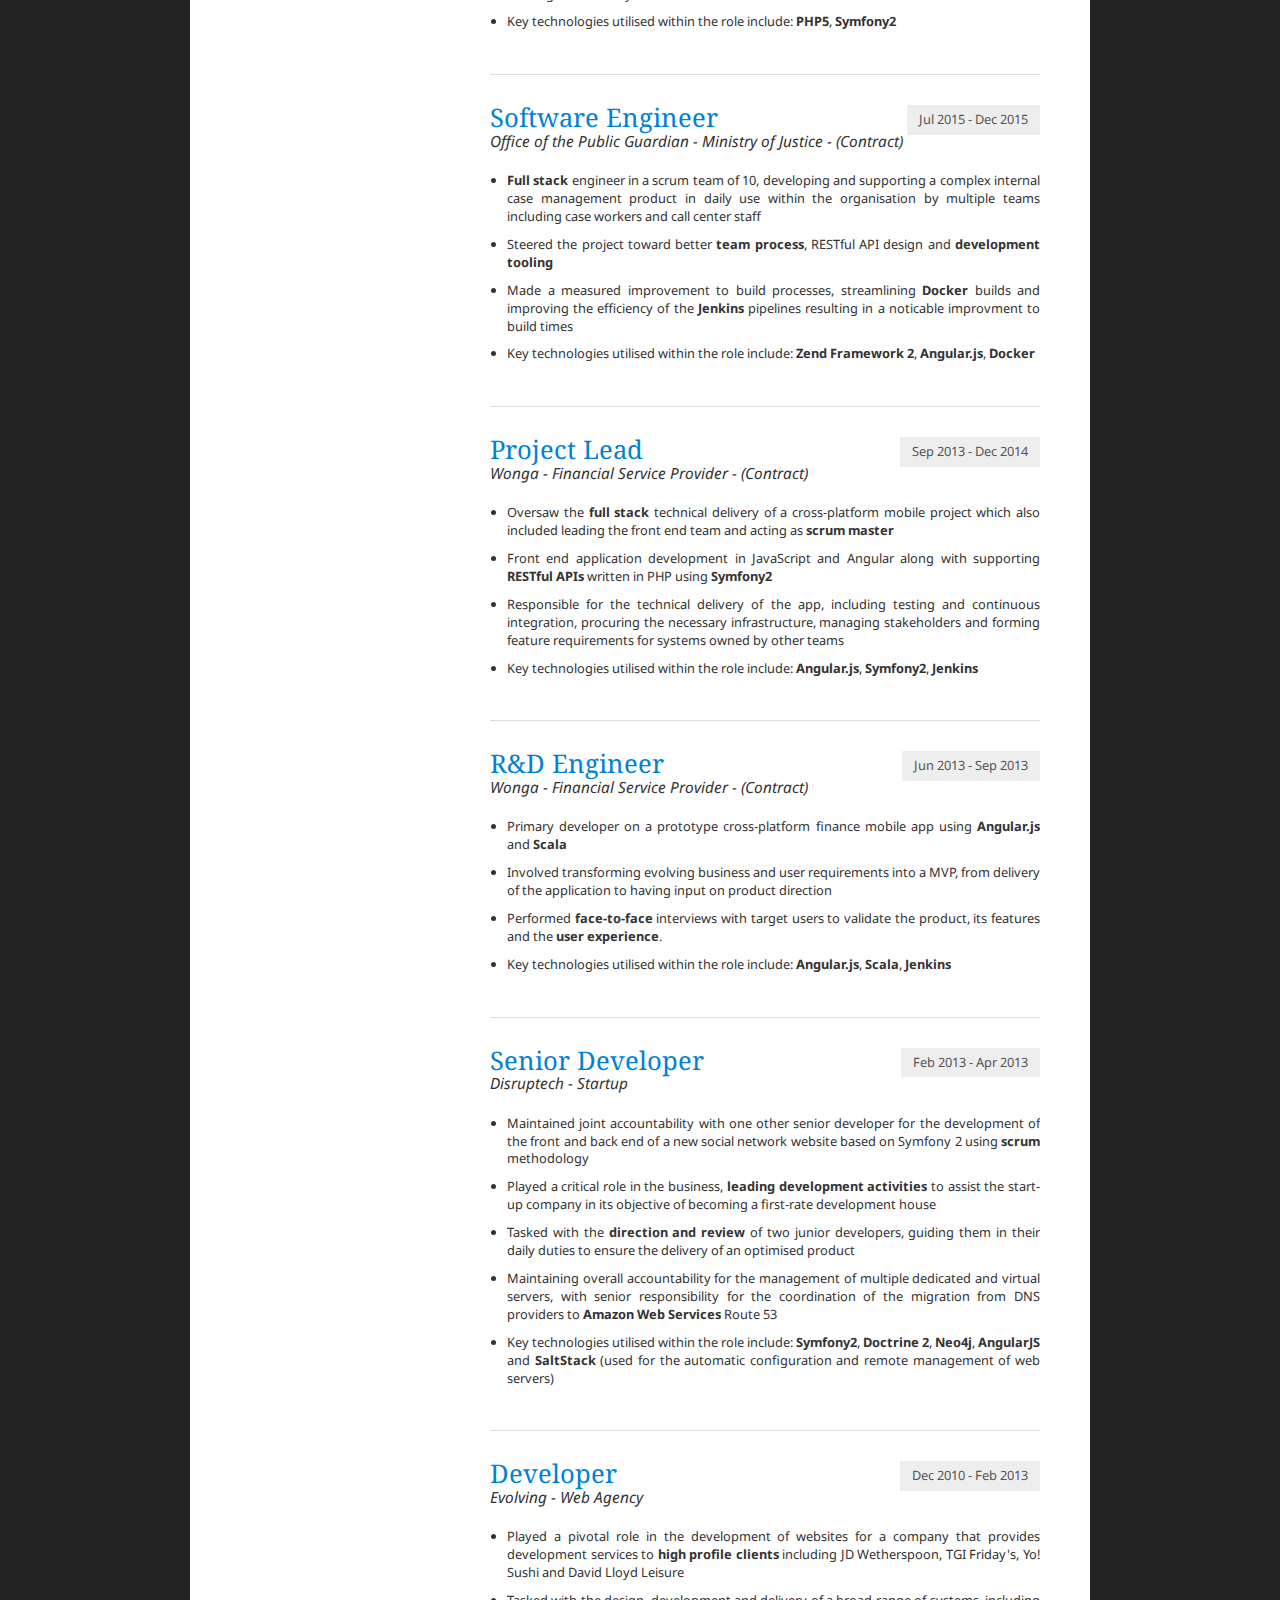
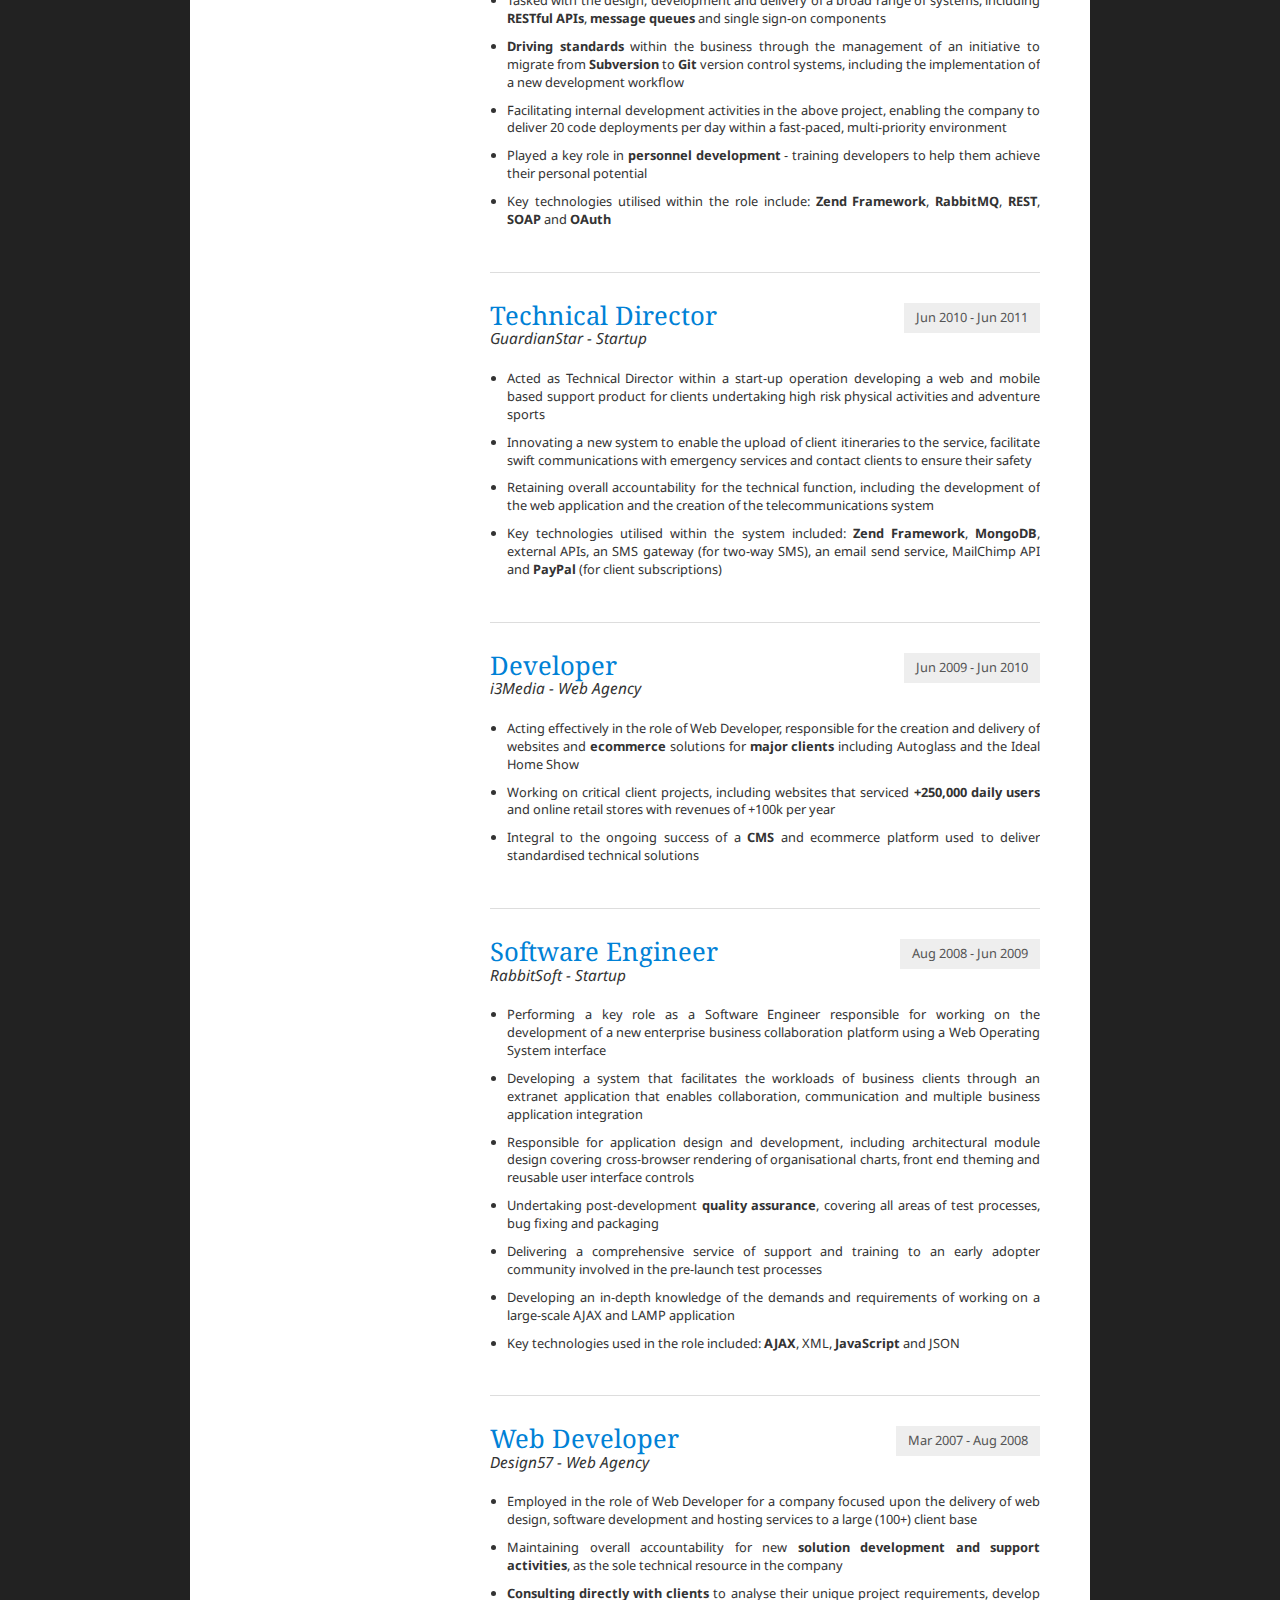
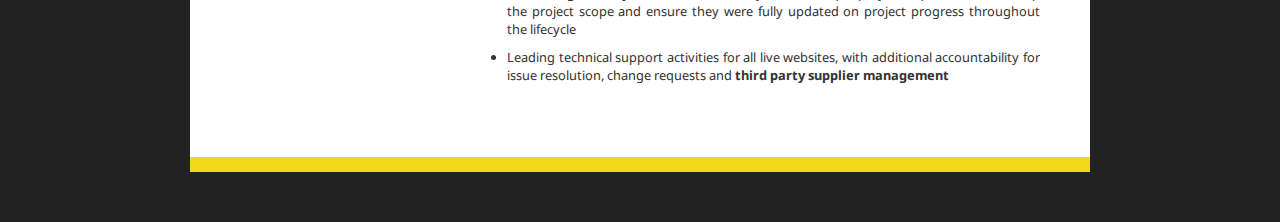
<file: web/src/index.html>
<!doctype html>
<html lang="en-GB">

<head>
    <meta charset="UTF-8">
    <title>Luke Barton</title>
    <link href='http://fonts.googleapis.com/css?family=Droid+Sans:400,700|Droid+Serif:400,700,400italic,700italic' rel='stylesheet'
        type='text/css'>
    <link rel="stylesheet" href="css/normalize.css" />
    <link rel="stylesheet" href="css/mfglabs_iconset.css" />
    <link rel="stylesheet" href="css/cv.css" />
</head>

<body>
    <article id="cv">
        <header>
            <div class="person">
                <img class="avatar" src="img/avatar.png" />
                <h1>Luke Barton</h1>
                <h2>Lead Software Engineer</h2>
                <div class="location">London</div>
            </div>
            <div class="contact">
                <ul>
                    <li class="buttons">
                        <a class="facebook" href="https://www.facebook.com/lukembarton">
                            <span class="icon icon-facebook_circle"></span>
                        </a>
                        <a class="linkedin" href="http://uk.linkedin.com/in/lukebarton/">
                            <span class="icon icon-linked_in_circle"></span>
                        </a>
                        <a class="github" href="https://github.com/lukebarton">
                            <span class="icon icon-github-circled-alt2"></span>
                        </a>
                        <a class="twitter" href="https://twitter.com/lukebarton">
                            <span class="icon icon-twitter_circle"></span>
                        </a>
                    </li>
                    <li>newbusiness@epictree.co.uk</li>
                    <li>07931525866</li>
                </ul>
            </div>
        </header>
        <dl>
            <dt>Professional Profile</dt>
            <dd>
                <p>
                    A dedicated and
                    <strong>driven</strong> professional with extensive experience gained within key
                    <strong>software engineering</strong> and development positions, working to
                    <strong>senior level</strong> within a range of
                    <strong>start-ups, established companies and government departments</strong>. Focused upon delivering work of
                    the highest professional standards to ensure the delivery of all projects to deadline, specification
                    and elevated quality levels. Demonstrates an
                    <strong>excellent knowledge</strong> of application development, with
                    <strong>strong team leadership skills</strong>, an advanced knowledge of the
                    <strong>full development lifecycle</strong> and outstanding
                    <strong>client skills</strong>. Possesses excellent business communication skills and can consult with professionalism
                    at all levels.
                </p>
            </dd>
        </dl>

        <dl>
            <dt>Technical Skills</dt>
            <dd>
                <dl>
                    <dt>
                        <span class="heading">Team Lead</span>
                        <span class="sidenote">
                            Primary Skill
                        </span>
                        <span class="subheading">
                            Multi-disciplined Team Lead
                        </span>
                    </dt>
                    <dd>
                        <ul>
                            <li>
                                <strong>10+ years</strong> experience
                                <strong>developing software</strong>,
                                <strong>defining architecture</strong>,
                                <strong>provisioning infrastructure</strong> and conducting
                                <strong>business analysis</strong>
                            </li>
                            <li>Assisting teams and organisations
                                <strong>at all levels</strong>
                            </li>
                            <li>Experience with
                                <strong>several programming languages</strong>, capable learning new languages quickly</li>
                            <li>Well versed in the
                                <strong>full software development lifecycle</strong> (including all things
                                <strong>DevOps</strong>) - from conception through to
                                <strong>deployment and support</strong>
                            </li>
                            <li>Experience working with
                                <strong>APIs</strong>,
                                <strong>continuous integration</strong>,
                                <strong>Docker</strong> and
                                <strong>AWS</strong> and more</li>
                            <li>Worked with an array of industries including
                                <strong>finance</strong> and
                                <strong>government</strong>
                            </li>
                            <li>Enjoys delivering
                                <strong>beyond just writing code</strong> and also a keen
                                <strong>Domain Driven Design</strong> enthusiast</li>
                        </ul>
                    </dd>
                </dl>
                <dl>
                    <dt>
                        <span class="heading">Programmer</span>
                        <span class="sidenote">
                            Primary Skill
                        </span>
                        <span class="subheading">
                            PHP, Node.js, Scala et al.
                        </span>
                    </dt>
                    <dd>
                        <ul>
                            <li>10+ years hands on programming experience with languages such as
                                <strong>PHP</strong>,
                                <strong>Scala</strong> and
                                <strong>Node.js</strong>
                            </li>
                            <li>Advocate of good development practice including
                                <strong>pair programming</strong>,
                                <strong>unit testing</strong> and
                                <strong>test-driven development</strong>
                            </li>
                            <li>Capable of working with
                                <strong>any</strong> frameworks, libraries, language and code</li>
                        </ul>
                    </dd>
                </dl>

                <dl>
                    <dt>
                        <span class="heading">Databases</span>
                        <span class="subheading">
                            MySQL, MongoDB, Neo4j et al.
                        </span>
                    </dt>
                    <dd>
                        <ul>
                            <li>10+ years commercial experience developing software using
                                <strong>MySQL</strong> and
                                <strong>Postgres</strong>
                            </li>
                            <li>Some commercial experience with
                                <strong>MongoDB</strong>
                            </li>
                            <li>Interested in
                                <strong>NoSQL</strong> databases: key-value, graph-based and document-oriented databases</li>
                        </ul>
                    </dd>
                </dl>

                <dl>
                    <dt>
                        <span class="heading">Other Languages and Tools</span>
                        <span class="subheading">
                            ESx, TypeScript, Angular, React et al.
                        </span>
                    </dt>
                    <dd>
                        <ul>
                            <li>10+ years commercial experience developing software using
                                <strong>HTML5</strong>,
                                <strong>CSS3</strong> and
                                <strong>JavaScript</strong>
                            </li>
                            <li>Experience with TypeScript along with
                                <strong>Angular</strong>,
                                <strong>React</strong> and
                                <strong>Redux</strong>
                            </li>
                            <li>Zend Certified PHP Engineer</li>
                            <li>Experience with
                                <strong>Python</strong> and
                                <strong>Ruby</strong> inside and outside of a commercial setting</li>
                            <li>Experience with
                                <strong>AWS</strong>,
                                <strong>Docker</strong>,
                                <strong>Continuous Integration</strong> and other related tools</li>
                            <li>Interested in
                                <strong>high scalability</strong>,
                                <strong>real-time data</strong> and
                                <strong>systems architecture</strong>
                            </li>
                        </ul>
                    </dd>
                </dl>
            </dd>
        </dl>

        <dl>
            <dt>Work Experience</dt>
            <dd>
                <dl>
                    <dt>
                        <span class="heading">Senior Full Stack Engineer</span>
                        <span class="sidenote">
                            March 2018 - Present
                        </span>
                        <span class="subheading">
                            The Trainline - trainline.com - (Contract)
                        </span>
                    </dt>
                    <dd>
                        <ul>
                            <li>
                                Developing and
                                <strong>managing technical delivery</strong> of essential GDPR-related functionality in a small team
                                of 8 primarily responsible for "My Account" functionality at trainline.com
                            </li>
                            <li>Acting as the technical point-of-contact for an additional small
                                <strong>remote development team</strong> who are progessing additional work streams</li>
                            <li>
                                <strong>Mentoring and teaching</strong> the internal team, promoting best practices and improving
                                collective effectiveness
                            </li>
                            <li>
                                Key technologies utilised within the role include:
                                <strong>Node.js</strong>,
                                <strong>React</strong>,
                                <strong>Redux</strong>
                            </li>
                        </ul>
                    </dd>
                </dl>
                <dl>
                    <dt>
                        <span class="heading">Software Developer</span>
                        <span class="sidenote">
                            Feb 2017 - December 2017
                        </span>
                        <span class="subheading">
                            Local Heroes - British Gas / Centrica - (Contract)
                        </span>
                    </dt>
                    <dd>
                        <ul>
                            <li>Designed and implemented a move from existing ad-hoc AWS infrastructure to
                                <strong>Terraform-provisioned ECS clusters</strong> with
                                <strong>Docker</strong>, which enabled the team to go from fortnightly releases to multiple releases
                                per day and new team members being able to deploy code on their first day</li>
                            <li>Simplified existing
                                <strong>architecture</strong> by seperating marketing and application concerns allowing both teams
                                to move more quickly, and especially the marketing side, with more autonomy</li>
                            <li>Introduced Graphite & Grafana-based
                                <strong>monitoring</strong>, giving the business immediate insight into performance of application
                                and
                                <strong>business metrics</strong>
                            </li>
                            <li>Helped the business tackle some operational and cultural problems through challenging values,
                                giving insightful presentations, introducing new styles of working and
                                <strong>facilitating business-wide workshops</strong> for the benefit of all</li>
                            <li>
                                Key technologies utilised within the role include:
                                <strong>Node.js</strong>,
                                <strong>Terraform</strong>,
                                <strong>Docker</strong>,
                                <strong>AWS</strong>
                            </li>
                        </ul>
                    </dd>
                </dl>
                <dl>
                    <dt>
                        <span class="heading">Software Developer</span>
                        <span class="sidenote">
                            Aug 2016 - Nov 2016
                        </span>
                        <span class="subheading">
                            iPlayer - BBC - (Contract)
                        </span>
                    </dt>
                    <dd>
                        <ul>
                            <li>Worked in various agile workstreams aimed at
                                <strong>improvement and continuity</strong> of the iPlayer web experience</li>
                            <li>Helped other members of the team fill knowledge &amp; skill gaps (particularly around the use
                                of
                                <strong>React &amp; Redux</strong>), as well as providing experience in
                                <strong>software &amp; product development practices</strong>
                            </li>
                            <li>
                                Key technologies utilised within the role include:
                                <strong>React</strong>,
                                <strong>Redux</strong>,
                                <strong>Node.js</strong>,
                                <strong>PHP</strong>,
                                <strong>AWS</strong>
                            </li>
                        </ul>
                    </dd>
                </dl>
                <dl>
                    <dt>
                        <span class="heading">Software Engineer</span>
                        <span class="sidenote">
                            Mar 2016 - June 2016
                        </span>
                        <span class="subheading">
                            DEPMU - Home Office Digital - UK Home Office - (Contract)
                        </span>
                    </dt>
                    <dd>
                        <ul>
                            <li>Member of a team of 10 developing a
                                <strong>GDS-assessed</strong> tool to help staff manage bed space within the immigration system served
                                via AWS</li>
                            <li>
                                <strong>Hands-on development</strong> of the software,
                                <strong>pair programming</strong> with members of the team on various features</li>
                            <li>Identified and resolved issues relating to the
                                <strong>agile software development process</strong>, improving the
                                <strong>quality</strong> of team output and
                                <strong>stakeholder relations</strong>
                            </li>
                            <li>
                                Key technologies utilised within the role include:
                                <strong>Node.js</strong>,
                                <strong>Docker</strong>
                            </li>
                        </ul>
                    </dd>
                </dl>
                <dl>
                    <dt>
                        <span class="heading">Software Engineer</span>
                        <span class="sidenote">
                            Jan 2016 - Mar 2016
                        </span>
                        <span class="subheading">
                            Border Force - Home Office Digital - UK Home Office - (Contract)
                        </span>
                    </dt>
                    <dd>
                        <ul>
                            <li>Developed and supported
                                <strong>GDS-assessed</strong> software which calculates Border Force staffing levels at airports
                                using
                                <strong>real-time</strong> arrival data to keep passenger wait times at Passport Control within a
                                defined SLA</li>
                            <li>Conducted a broadly-scoped analysis of the project, concluding with suggestions to improve the
                                project's ability to
                                <strong>deliver value</strong>
                            </li>
                            <li>
                                <strong>Specified</strong> and
                                <strong>pair programmed</strong> on a programme of work to extend on and improve existing functionality</li>
                            <li>
                                Key technologies utilised within the role include:
                                <strong>PHP5</strong>,
                                <strong>Symfony2</strong>
                            </li>
                        </ul>
                    </dd>
                </dl>
                <dl>
                    <dt>
                        <span class="heading">Software Engineer</span>
                        <span class="sidenote">
                            Jul 2015 - Dec 2015
                        </span>
                        <span class="subheading">
                            Office of the Public Guardian - Ministry of Justice - (Contract)
                        </span>
                    </dt>
                    <dd>
                        <ul>
                            <li>
                                <strong>Full stack</strong> engineer in a scrum team of 10, developing and supporting a complex internal
                                case management product in daily use within the organisation by multiple teams including
                                case workers and call center staff</li>
                            <li>Steered the project toward better
                                <strong>team process</strong>, RESTful API design and
                                <strong>development tooling</strong>
                            </li>
                            <li>Made a measured improvement to build processes, streamlining
                                <strong>Docker</strong> builds and improving the efficiency of the
                                <strong>Jenkins</strong> pipelines resulting in a noticable improvment to build times</li>
                            <li>
                                Key technologies utilised within the role include:
                                <strong>Zend Framework 2</strong>,
                                <strong>Angular.js</strong>,
                                <strong>Docker</strong>
                            </li>
                        </ul>
                    </dd>
                </dl>
                <dl>
                    <dt>
                        <span class="heading">Project Lead</span>
                        <span class="sidenote">
                            Sep 2013 - Dec 2014
                        </span>
                        <span class="subheading">
                            Wonga - Financial Service Provider - (Contract)
                        </span>
                    </dt>
                    <dd>
                        <ul>
                            <li>Oversaw the
                                <strong>full stack</strong> technical delivery of a cross-platform mobile project which also included
                                leading the front end team and acting as
                                <strong>scrum master</strong>
                            </li>
                            <li>Front end application development in JavaScript and Angular along with supporting
                                <strong>RESTful APIs</strong> written in PHP using
                                <strong>Symfony2</strong>
                            </li>
                            <li>Responsible for the technical delivery of the app, including testing and continuous integration,
                                procuring the necessary infrastructure, managing stakeholders and forming feature requirements
                                for systems owned by other teams</li>
                            <li>
                                Key technologies utilised within the role include:
                                <strong>Angular.js</strong>,
                                <strong>Symfony2</strong>,
                                <strong>Jenkins</strong>
                            </li>
                        </ul>
                    </dd>
                </dl>
                <dl>
                    <dt>
                        <span class="heading">R&amp;D Engineer</span>
                        <span class="sidenote">
                            Jun 2013 - Sep 2013
                        </span>
                        <span class="subheading">
                            Wonga - Financial Service Provider - (Contract)
                        </span>
                    </dt>
                    <dd>
                        <ul>
                            <li>Primary developer on a prototype cross-platform finance mobile app using
                                <strong>Angular.js</strong> and
                                <strong>Scala</strong>
                            </li>
                            <li>Involved transforming evolving business and user requirements into a MVP, from delivery of the
                                application to having input on product direction</li>
                            <li>Performed
                                <strong>face-to-face</strong> interviews with target users to validate the product, its features
                                and the
                                <strong>user experience</strong>.</li>
                            <li>
                                Key technologies utilised within the role include:
                                <strong>Angular.js</strong>,
                                <strong>Scala</strong>,
                                <strong>Jenkins</strong>
                            </li>
                        </ul>
                    </dd>
                </dl>
                <dl>
                    <dt>
                        <span class="heading">Senior Developer</span>
                        <span class="sidenote">
                            Feb 2013 - Apr 2013
                        </span>
                        <span class="subheading">
                            Disruptech - Startup
                        </span>
                    </dt>
                    <dd>
                        <ul>
                            <li>Maintained joint accountability with one other senior developer for the development of the front
                                and back end of a new social network website based on Symfony 2 using
                                <strong>scrum</strong> methodology</li>
                            <li>Played a critical role in the business,
                                <strong>leading development activities</strong> to assist the start-up company in its objective of
                                becoming a first-rate development house</li>
                            <li>Tasked with the
                                <strong>direction and review</strong> of two junior developers, guiding them in their daily duties
                                to ensure the delivery of an optimised product</li>
                            <li>Maintaining overall accountability for the management of multiple dedicated and virtual servers,
                                with senior responsibility for the coordination of the migration from DNS providers to
                                <strong>Amazon Web Services</strong> Route 53</li>
                            <li>
                                Key technologies utilised within the role include:
                                <strong>Symfony2</strong>,
                                <strong>Doctrine 2</strong>,
                                <strong>Neo4j</strong>,
                                <strong>AngularJS</strong> and
                                <strong>SaltStack</strong> (used for the automatic configuration and remote management of web servers)
                            </li>
                        </ul>
                    </dd>
                </dl>

                <dl>
                    <dt>
                        <span class="heading">Developer</span>
                        <span class="sidenote">
                            Dec 2010 - Feb 2013
                        </span>
                        <span class="subheading">
                            Evolving - Web Agency
                        </span>
                    </dt>
                    <dd>
                        <ul>
                            <li>Played a pivotal role in the development of websites for a company that provides development
                                services to
                                <strong>high profile clients</strong> including JD Wetherspoon, TGI Friday's, Yo! Sushi and David
                                Lloyd Leisure</li>
                            <li>Tasked with the design, development and delivery of a broad range of systems, including
                                <strong>RESTful APIs</strong>,
                                <strong>message queues</strong> and single sign-on components</li>
                            <li>
                                <strong>Driving standards</strong> within the business through the management of an initiative to
                                migrate from
                                <strong>Subversion</strong> to
                                <strong>Git</strong> version control systems, including the implementation of a new development workflow</li>
                            <li>Facilitating internal development activities in the above project, enabling the company to deliver
                                20 code deployments per day within a fast-paced, multi-priority environment</li>
                            <li>Played a key role in
                                <strong>personnel development</strong> - training developers to help them achieve their personal
                                potential
                            </li>
                            <li>Key technologies utilised within the role include:
                                <strong>Zend Framework</strong>,
                                <strong>RabbitMQ</strong>,
                                <strong>REST</strong>,
                                <strong>SOAP</strong> and
                                <strong>OAuth</strong>
                            </li>
                        </ul>
                    </dd>
                </dl>

                <dl>
                    <dt>
                        <span class="heading">Technical Director</span>
                        <span class="sidenote">
                            Jun 2010 - Jun 2011
                        </span>
                        <span class="subheading">
                            GuardianStar - Startup
                        </span>
                    </dt>
                    <dd>
                        <ul>
                            <li>Acted as Technical Director within a start-up operation developing a web and mobile based support
                                product for clients undertaking high risk physical activities and adventure sports</li>
                            <li>Innovating a new system to enable the upload of client itineraries to the service, facilitate
                                swift communications with emergency services and contact clients to ensure their safety</li>
                            <li>Retaining overall accountability for the technical function, including the development of the
                                web application and the creation of the telecommunications system</li>
                            <li>Key technologies utilised within the system included:
                                <strong>Zend Framework</strong>,
                                <strong>MongoDB</strong>, external APIs, an SMS gateway (for two-way SMS), an email send service,
                                MailChimp API and
                                <strong>PayPal</strong> (for client subscriptions)</li>
                        </ul>
                    </dd>
                </dl>

                <dl>
                    <dt>
                        <span class="heading">Developer</span>
                        <span class="sidenote">
                            Jun 2009 - Jun 2010
                        </span>
                        <span class="subheading">
                            i3Media - Web Agency
                        </span>
                    </dt>
                    <dd>
                        <ul>
                            <li>Acting effectively in the role of Web Developer, responsible for the creation and delivery of
                                websites and
                                <strong>ecommerce</strong> solutions for
                                <strong>major clients</strong> including Autoglass and the Ideal Home Show</li>
                            <li>Working on critical client projects, including websites that serviced
                                <strong>+250,000 daily users</strong> and online retail stores with revenues of +100k per year</li>
                            <li>Integral to the ongoing success of a
                                <strong>CMS</strong> and ecommerce platform used to deliver standardised technical solutions</li>
                        </ul>
                    </dd>
                </dl>

                <dl>
                    <dt>
                        <span class="heading">Software Engineer</span>
                        <span class="sidenote">
                            Aug 2008 - Jun 2009
                        </span>
                        <span class="subheading">
                            RabbitSoft - Startup
                        </span>
                    </dt>
                    <dd>
                        <ul>
                            <li>Performing a key role as a Software Engineer responsible for working on the development of a
                                new enterprise business collaboration platform using a Web Operating System interface</li>
                            <li>Developing a system that facilitates the workloads of business clients through an extranet application
                                that enables collaboration, communication and multiple business application integration</li>
                            <li>Responsible for application design and development, including architectural module design covering
                                cross-browser rendering of organisational charts, front end theming and reusable user interface
                                controls
                            </li>
                            <li>Undertaking post-development
                                <strong>quality assurance</strong>, covering all areas of test processes, bug fixing and packaging</li>
                            <li>Delivering a comprehensive service of support and training to an early adopter community involved
                                in the pre-launch test processes</li>
                            <li>Developing an in-depth knowledge of the demands and requirements of working on a large-scale
                                AJAX and LAMP application</li>
                            <li>Key technologies used in the role included:
                                <strong>AJAX</strong>, XML,
                                <strong>JavaScript</strong> and JSON</li>
                        </ul>
                    </dd>
                </dl>

                <dl>
                    <dt>
                        <span class="heading">Web Developer</span>
                        <span class="sidenote">
                            Mar 2007 - Aug 2008
                        </span>
                        <span class="subheading">
                            Design57 - Web Agency
                        </span>
                    </dt>
                    <dd>
                        <ul>
                            <li>Employed in the role of Web Developer for a company focused upon the delivery of web design,
                                software development and hosting services to a large (100+) client base</li>
                            <li>Maintaining overall accountability for new
                                <strong>solution development and support activities</strong>, as the sole technical resource in the
                                company
                            </li>
                            <li>
                                <strong>Consulting directly with clients</strong> to analyse their unique project requirements, develop
                                the project scope and ensure they were fully updated on project progress throughout the lifecycle</li>
                            <li>Leading technical support activities for all live websites, with additional accountability for
                                issue resolution, change requests and
                                <strong>third party supplier management</strong>
                            </li>
                        </ul>
                    </dd>
                </dl>
            </dd>
        </dl>




    </article>
</body>

</html>
</file>
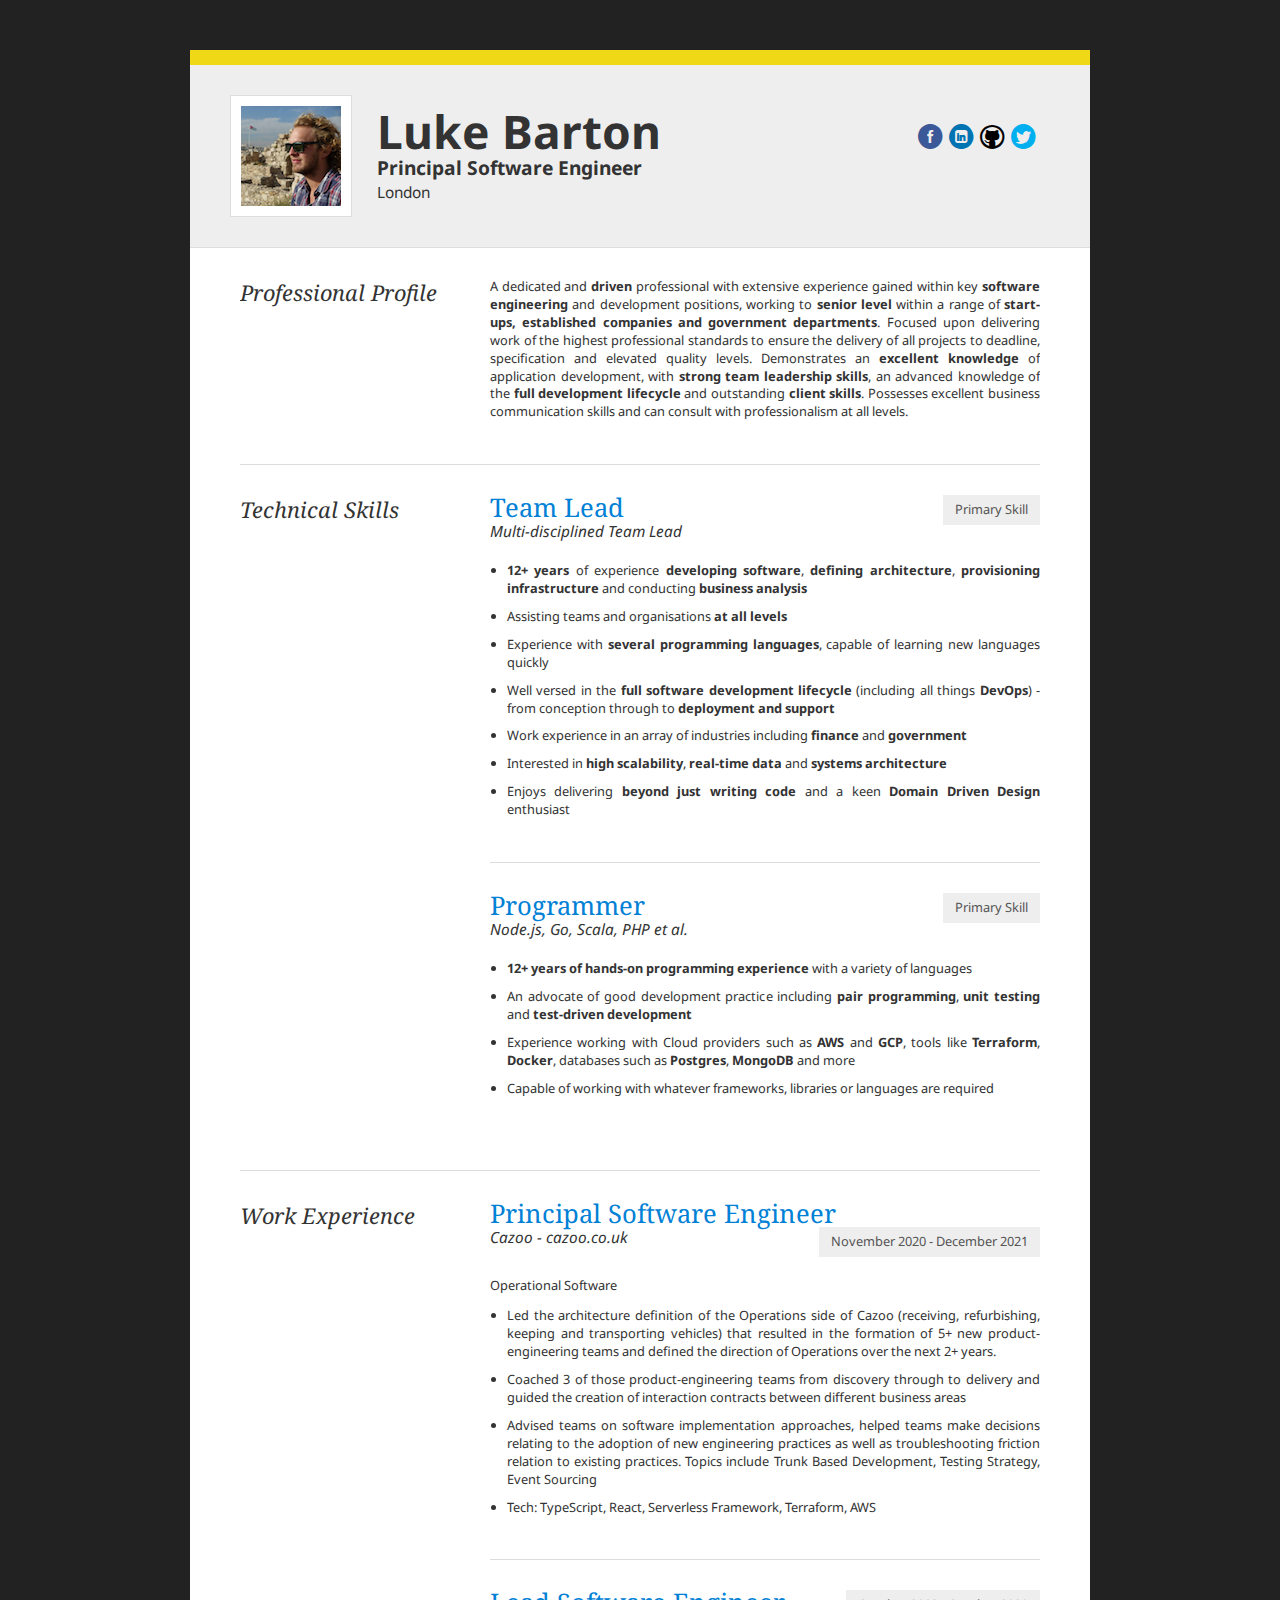
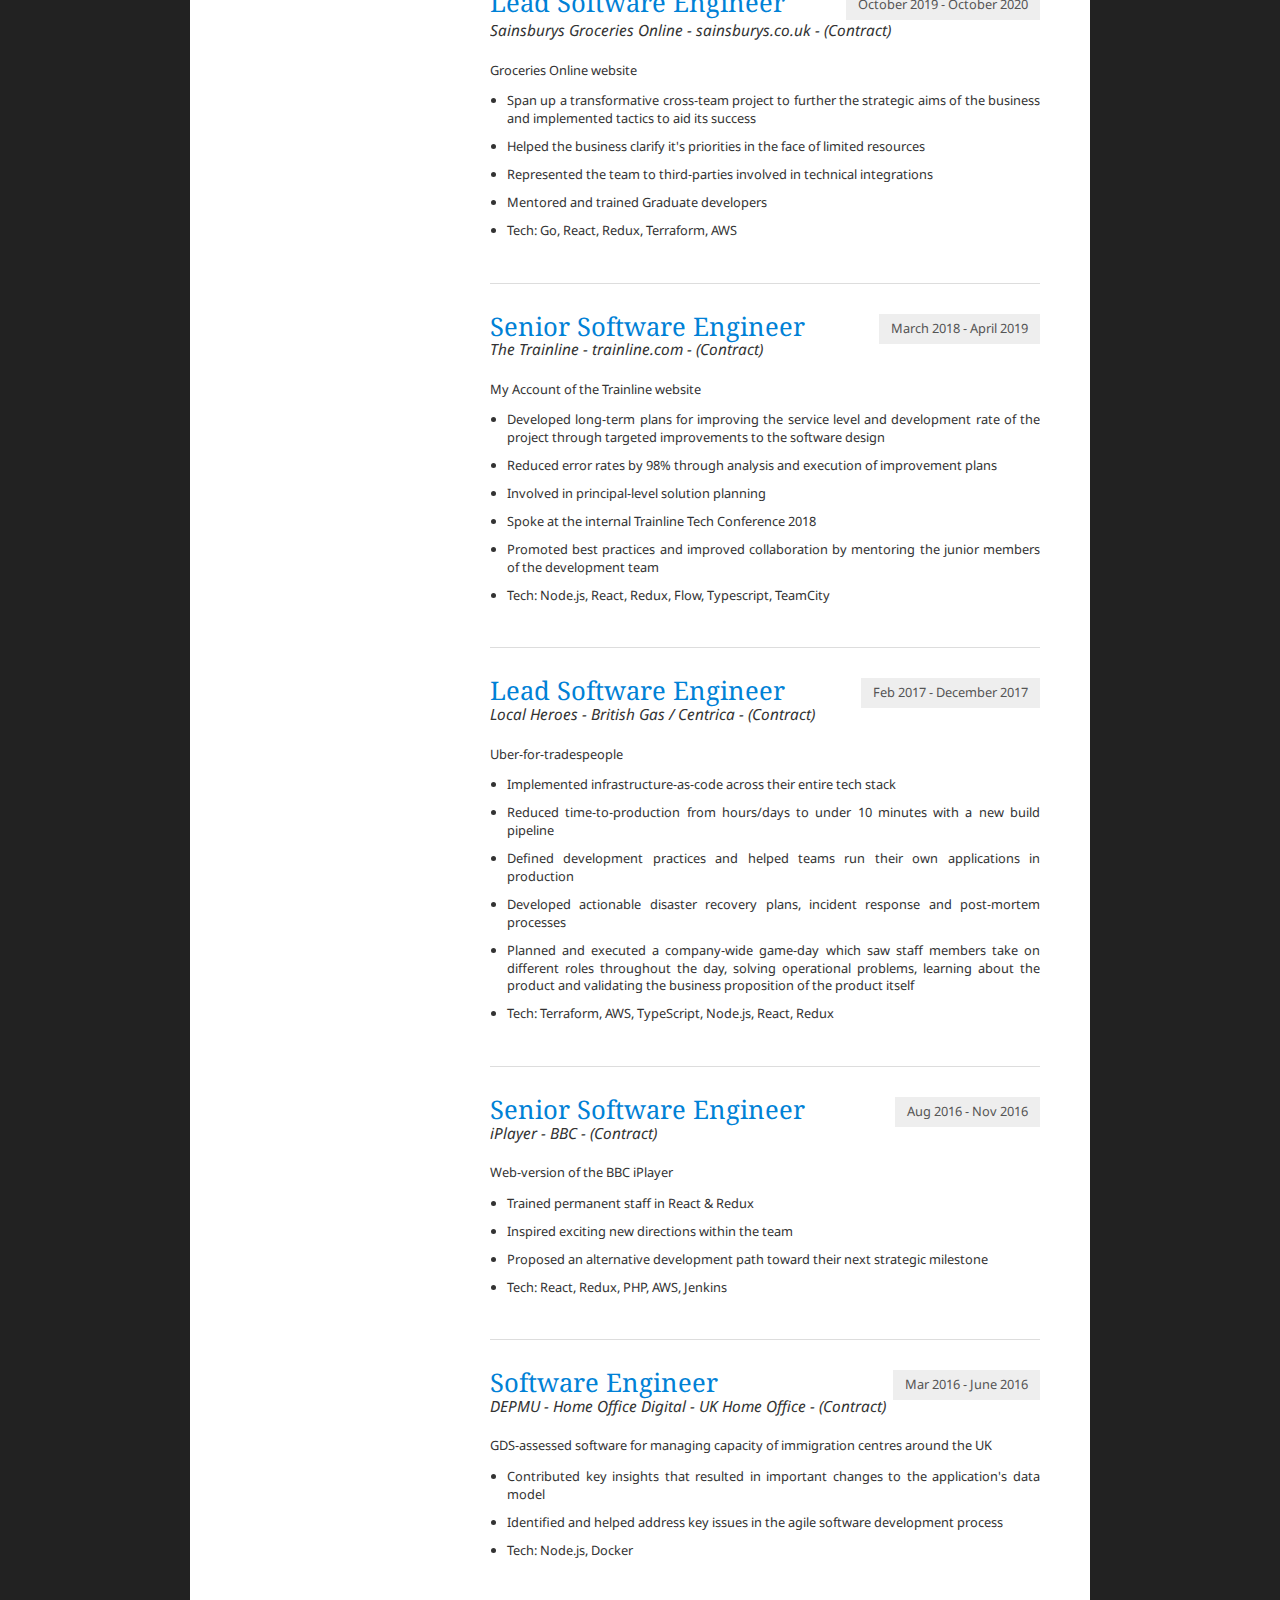
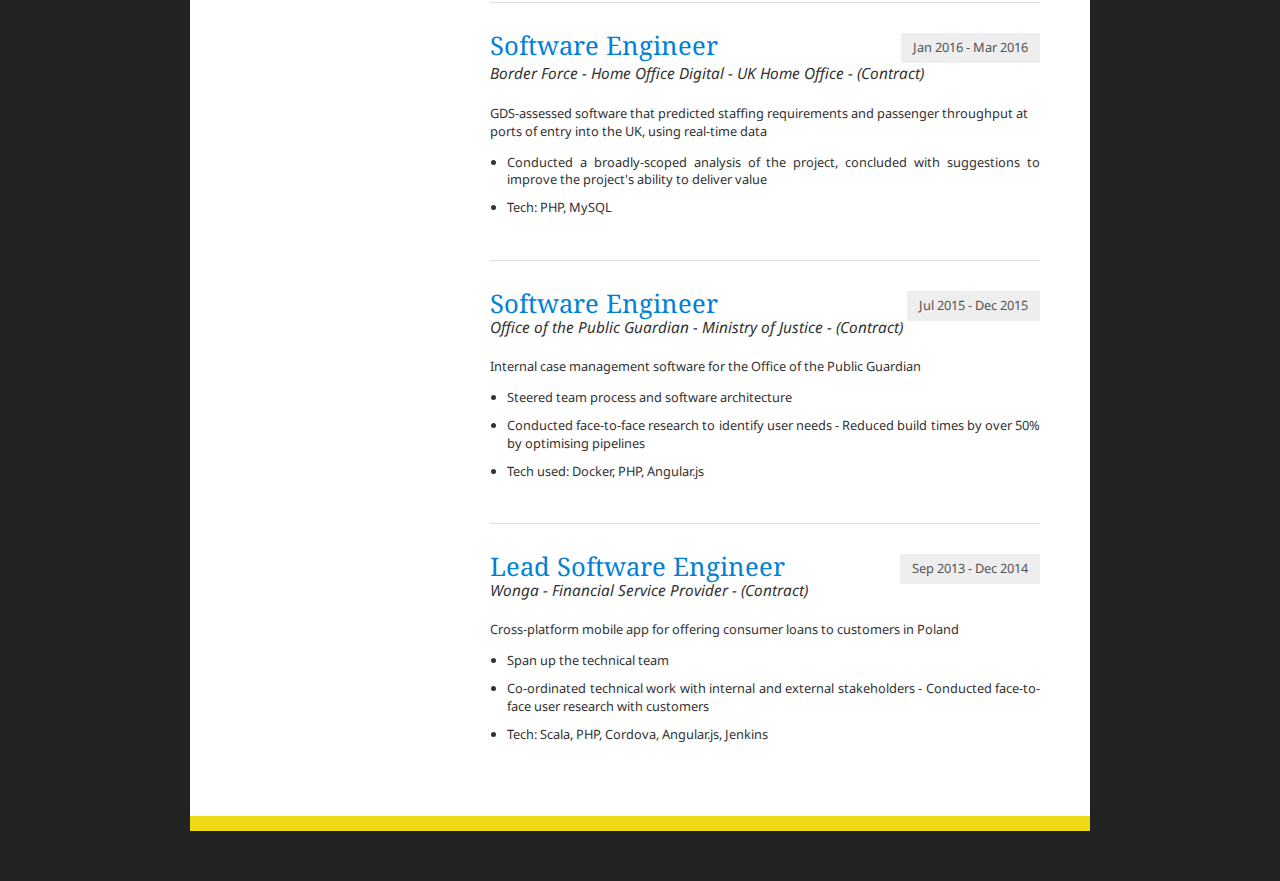
<file: contactless.html>
<!DOCTYPE html>
<html lang="en-GB">
  <head>
    <meta charset="UTF-8" />
    <title>Luke Barton</title>
    <link
      href="http://fonts.googleapis.com/css?family=Droid+Sans:400,700|Droid+Serif:400,700,400italic,700italic"
      rel="stylesheet"
      type="text/css"
    />
    <link rel="stylesheet" href="css/normalize.css" />
    <link rel="stylesheet" href="css/mfglabs_iconset.css" />
    <link rel="stylesheet" href="css/cv.css" />
  </head>

  <body>
    <article id="cv">
      <header>
        <div class="person">
          <img class="avatar" src="img/avatar.png" />
          <h1>Luke Barton</h1>
          <h2>Principal Software Engineer</h2>
          <div class="location">London</div>
        </div>
        <div class="contact">
          <ul>
            <li class="buttons">
              <a class="facebook" href="https://www.facebook.com/lukembarton">
                <span class="icon icon-facebook_circle"></span>
              </a>
              <a class="linkedin" href="http://uk.linkedin.com/in/lukebarton/">
                <span class="icon icon-linked_in_circle"></span>
              </a>
              <a class="github" href="https://github.com/lukebarton">
                <span class="icon icon-github-circled-alt2"></span>
              </a>
              <a class="twitter" href="https://twitter.com/lukebarton">
                <span class="icon icon-twitter_circle"></span>
              </a>
            </li>
          </ul>
        </div>
      </header>
      <dl>
        <dt>Professional Profile</dt>
        <dd>
          <p>
            A dedicated and
            <strong>driven</strong> professional with extensive experience
            gained within key <strong>software engineering</strong> and
            development positions, working to
            <strong>senior level</strong> within a range of
            <strong
              >start-ups, established companies and government
              departments</strong
            >. Focused upon delivering work of the highest professional
            standards to ensure the delivery of all projects to deadline,
            specification and elevated quality levels. Demonstrates an
            <strong>excellent knowledge</strong> of application development,
            with <strong>strong team leadership skills</strong>, an advanced
            knowledge of the <strong>full development lifecycle</strong> and
            outstanding <strong>client skills</strong>. Possesses excellent
            business communication skills and can consult with professionalism
            at all levels.
          </p>
        </dd>
      </dl>

      <dl>
        <dt>Technical Skills</dt>
        <dd>
          <dl>
            <dt>
              <span class="heading">Team Lead</span>
              <span class="sidenote">
                Primary Skill
              </span>
              <span class="subheading">
                Multi-disciplined Team Lead
              </span>
            </dt>
            <dd>
              <ul>
                <li>
                  <strong>12+ years</strong> of experience
                  <strong>developing software</strong>,
                  <strong>defining architecture</strong>,
                  <strong>provisioning infrastructure</strong> and conducting
                  <strong>business analysis</strong>
                </li>
                <li>
                  Assisting teams and organisations
                  <strong>at all levels</strong>
                </li>
                <li>
                  Experience with
                  <strong>several programming languages</strong>, capable of
                  learning new languages quickly
                </li>
                <li>
                  Well versed in the
                  <strong>full software development lifecycle</strong>
                  (including all things <strong>DevOps</strong>) - from
                  conception through to
                  <strong>deployment and support</strong>
                </li>
                <li>
                  Work experience in an array of industries including
                  <strong>finance</strong> and
                  <strong>government</strong>
                </li>
                <li>
                  Interested in <strong>high scalability</strong>,
                  <strong>real-time data</strong> and
                  <strong>systems architecture</strong>
                </li>
                <li>
                  Enjoys delivering
                  <strong>beyond just writing code</strong> and a keen
                  <strong>Domain Driven Design</strong> enthusiast
                </li>
              </ul>
            </dd>
          </dl>
          <dl>
            <dt>
              <span class="heading">Programmer</span>
              <span class="sidenote">
                Primary Skill
              </span>
              <span class="subheading">
                Node.js, Go, Scala, PHP et al.
              </span>
            </dt>
            <dd>
              <ul>
                <li>
                  <strong>12+ years of hands-on programming experience</strong>
                  with a variety of languages
                </li>
                <li>
                  An advocate of good development practice including
                  <strong>pair programming</strong>,
                  <strong>unit testing</strong> and
                  <strong>test-driven development</strong>
                </li>
                <li>
                  Experience working with Cloud providers such as
                  <strong>AWS</strong> and <strong>GCP</strong>, tools like
                  <strong>Terraform</strong>, <strong>Docker</strong>, databases
                  such as <strong>Postgres</strong>,
                  <strong>MongoDB</strong> and more
                </li>
                <li>
                  Capable of working with whatever frameworks, libraries or
                  languages are required
                </li>
              </ul>
            </dd>
          </dl>
        </dd>
      </dl>

      <dl>
        <dt>Work Experience</dt>
        <dd>
          <dl>
            <dt>
              <span class="heading">Principal Software Engineer</span>
              <span class="sidenote">
                November 2020 - December 2021
              </span>
              <span class="subheading">
                Cazoo - cazoo.co.uk
              </span>
            </dt>
            <dd>
              Operational Software
              <ul>
                <li>
                  Led the architecture definition of the Operations side of Cazoo
                  (receiving, refurbishing, keeping and transporting vehicles) that resulted in
                  the formation of 5+ new product-engineering teams and defined the direction
                  of Operations over the next 2+ years.
                </li>
                <li>
                  Coached 3 of those product-engineering teams from discovery through to delivery
                  and guided the creation of interaction contracts between different business areas
                </li>
                <li>Advised teams on software implementation approaches, helped teams
                  make decisions relating to the adoption of new engineering practices
                  as well as troubleshooting friction relation to existing practices. Topics include
                  Trunk Based Development, Testing Strategy, Event Sourcing
                </li>
                <li>Tech: TypeScript, React, Serverless Framework, Terraform, AWS</li>
              </ul>
            </dd>
          </dl>
          <dl>
            <dt>
              <span class="heading">Lead Software Engineer</span>
              <span class="sidenote">
                October 2019 - October 2020
              </span>
              <span class="subheading">
                Sainsburys Groceries Online - sainsburys.co.uk - (Contract)
              </span>
            </dt>
            <dd>
              Groceries Online website
              <ul>
                <li>
                  Span up a transformative cross-team project to further the
                  strategic aims of the business and implemented tactics to aid
                  its success
                </li>
                <li>
                  Helped the business clarify it's priorities in the face of
                  limited resources
                </li>
                <li>
                  Represented the team to third-parties involved in technical
                  integrations
                </li>
                <li>Mentored and trained Graduate developers</li>
                <li>Tech: Go, React, Redux, Terraform, AWS</li>
              </ul>
            </dd>
          </dl>
          <dl>
            <dt>
              <span class="heading">Senior Software Engineer</span>
              <span class="sidenote">
                March 2018 - April 2019
              </span>
              <span class="subheading">
                The Trainline - trainline.com - (Contract)
              </span>
            </dt>
            <dd>
              My Account of the Trainline website
              <ul>
                <li>
                  Developed long-term plans for improving the service level and
                  development rate of the project through targeted improvements
                  to the software design
                </li>
                <li>
                  Reduced error rates by 98% through analysis and execution of
                  improvement plans
                </li>
                <li>Involved in principal-level solution planning</li>
                <li>Spoke at the internal Trainline Tech Conference 2018</li>
                <li>
                  Promoted best practices and improved collaboration by
                  mentoring the junior members of the development team
                </li>
                <li>Tech: Node.js, React, Redux, Flow, Typescript, TeamCity</li>
              </ul>
            </dd>
          </dl>
          <dl>
            <dt>
              <span class="heading">Lead Software Engineer</span>
              <span class="sidenote">
                Feb 2017 - December 2017
              </span>
              <span class="subheading">
                Local Heroes - British Gas / Centrica - (Contract)
              </span>
            </dt>
            <dd>
              Uber-for-tradespeople
              <ul>
                <li>
                  Implemented infrastructure-as-code across their entire tech
                  stack
                </li>
                <li>
                  Reduced time-to-production from hours/days to under 10 minutes
                  with a new build pipeline
                </li>
                <li>
                  Defined development practices and helped teams run their own
                  applications in production
                </li>
                <li>
                  Developed actionable disaster recovery plans, incident
                  response and post-mortem processes
                </li>
                <li>
                  Planned and executed a company-wide game-day which saw staff
                  members take on different roles throughout the day, solving
                  operational problems, learning about the product and
                  validating the business proposition of the product itself
                </li>
                <li>Tech: Terraform, AWS, TypeScript, Node.js, React, Redux</li>
              </ul>
            </dd>
          </dl>
          <dl>
            <dt>
              <span class="heading">Senior Software Engineer</span>
              <span class="sidenote">
                Aug 2016 - Nov 2016
              </span>
              <span class="subheading">
                iPlayer - BBC - (Contract)
              </span>
            </dt>
            <dd>
              Web-version of the BBC iPlayer
              <ul>
                <li>Trained permanent staff in React & Redux</li>
                <li>Inspired exciting new directions within the team</li>
                <li>
                  Proposed an alternative development path toward their next
                  strategic milestone
                </li>
                <li>Tech: React, Redux, PHP, AWS, Jenkins</li>
              </ul>
            </dd>
          </dl>
          <dl>
            <dt>
              <span class="heading">Software Engineer</span>
              <span class="sidenote">
                Mar 2016 - June 2016
              </span>
              <span class="subheading">
                DEPMU - Home Office Digital - UK Home Office - (Contract)
              </span>
            </dt>
            <dd>
              GDS-assessed software for managing capacity of immigration centres
              around the UK
              <ul>
                <li>
                  Contributed key insights that resulted in important changes to
                  the application's data model
                </li>
                <li>
                  Identified and helped address key issues in the agile software
                  development process
                </li>
                <li>Tech: Node.js, Docker</li>
              </ul>
            </dd>
          </dl>
          <dl>
            <dt>
              <span class="heading">Software Engineer</span>
              <span class="sidenote">
                Jan 2016 - Mar 2016
              </span>
              <span class="subheading">
                Border Force - Home Office Digital - UK Home Office - (Contract)
              </span>
            </dt>
            <dd>
              GDS-assessed software that predicted staffing requirements and
              passenger throughput at ports of entry into the UK, using
              real-time data
              <ul>
                <li>
                  Conducted a broadly-scoped analysis of the project, concluded
                  with suggestions to improve the project's ability to deliver
                  value
                </li>
                <li>Tech: PHP, MySQL</li>
              </ul>
            </dd>
          </dl>
          <dl>
            <dt>
              <span class="heading">Software Engineer</span>
              <span class="sidenote">
                Jul 2015 - Dec 2015
              </span>
              <span class="subheading">
                Office of the Public Guardian - Ministry of Justice - (Contract)
              </span>
            </dt>
            <dd>
              Internal case management software for the Office of the Public
              Guardian
              <ul>
                <li>Steered team process and software architecture</li>
                <li>
                  Conducted face-to-face research to identify user needs -
                  Reduced build times by over 50% by optimising pipelines
                </li>
                <li>Tech used: Docker, PHP, Angular.js</li>
              </ul>
            </dd>
          </dl>
          <dl>
            <dt>
              <span class="heading">Lead Software Engineer</span>
              <span class="sidenote">
                Sep 2013 - Dec 2014
              </span>
              <span class="subheading">
                Wonga - Financial Service Provider - (Contract)
              </span>
            </dt>
            <dd>
              Cross-platform mobile app for offering consumer loans to customers in Poland
              <ul>
                <li>Span up the technical team</li>
                <li>Co-ordinated technical work with internal and external stakeholders - Conducted face-to-face user research with customers</li>
                <li>Tech: Scala, PHP, Cordova, Angular.js, Jenkins</li>
              </ul>
            </dd>
          </dl>
        </dd>
      </dl>
    </article>
  </body>
</html>
</file>
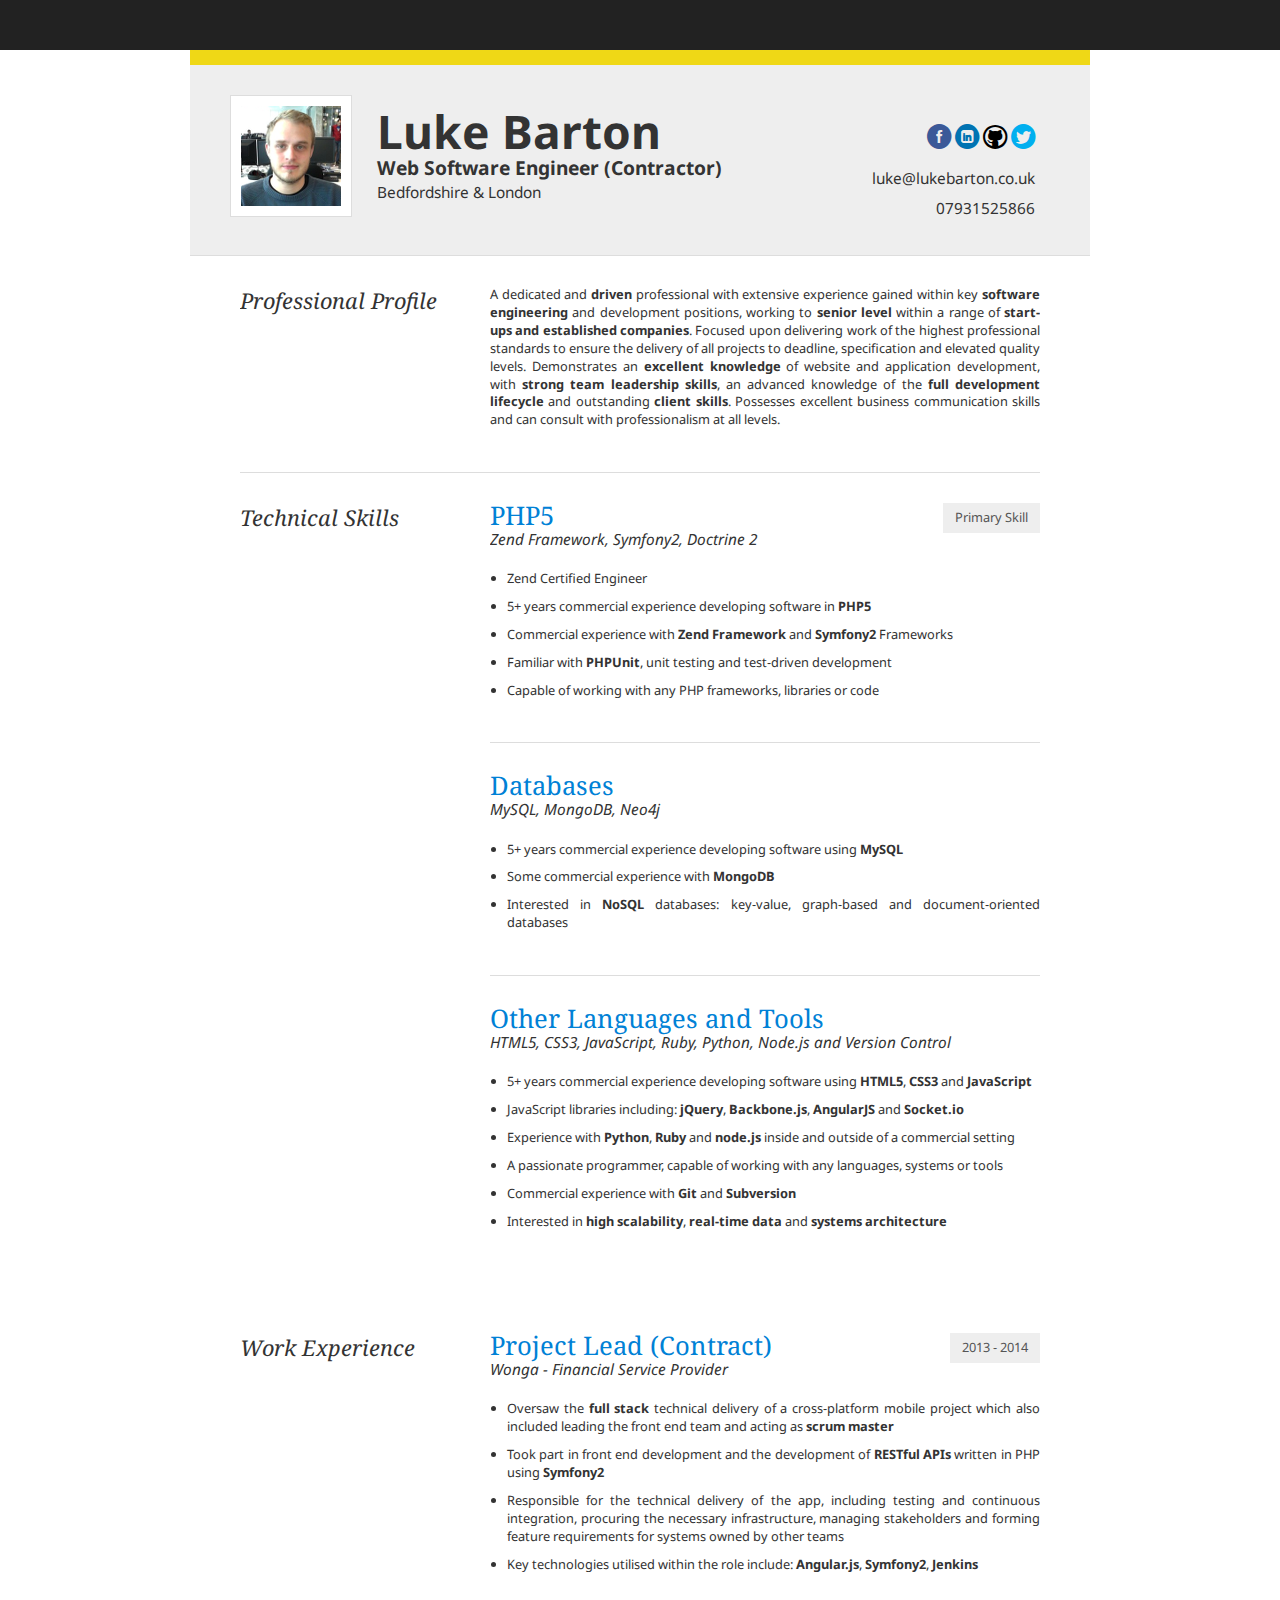
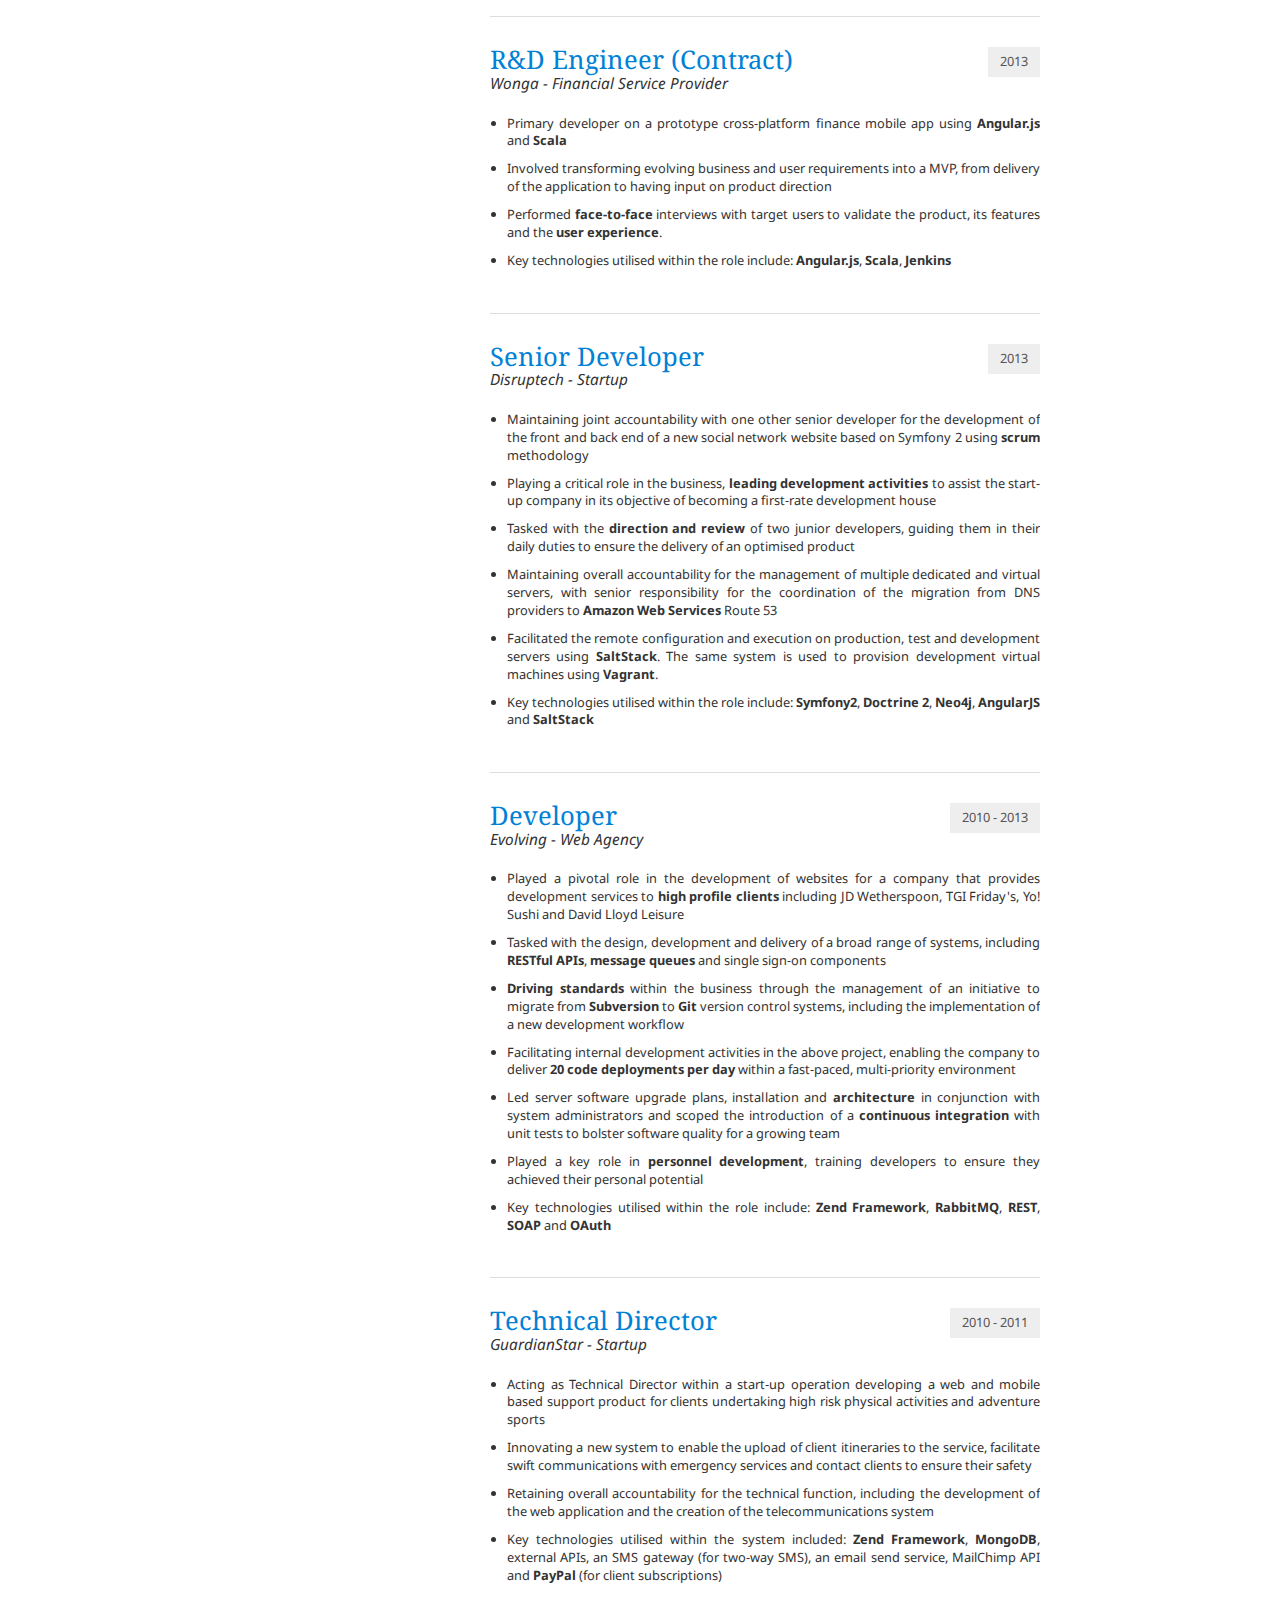
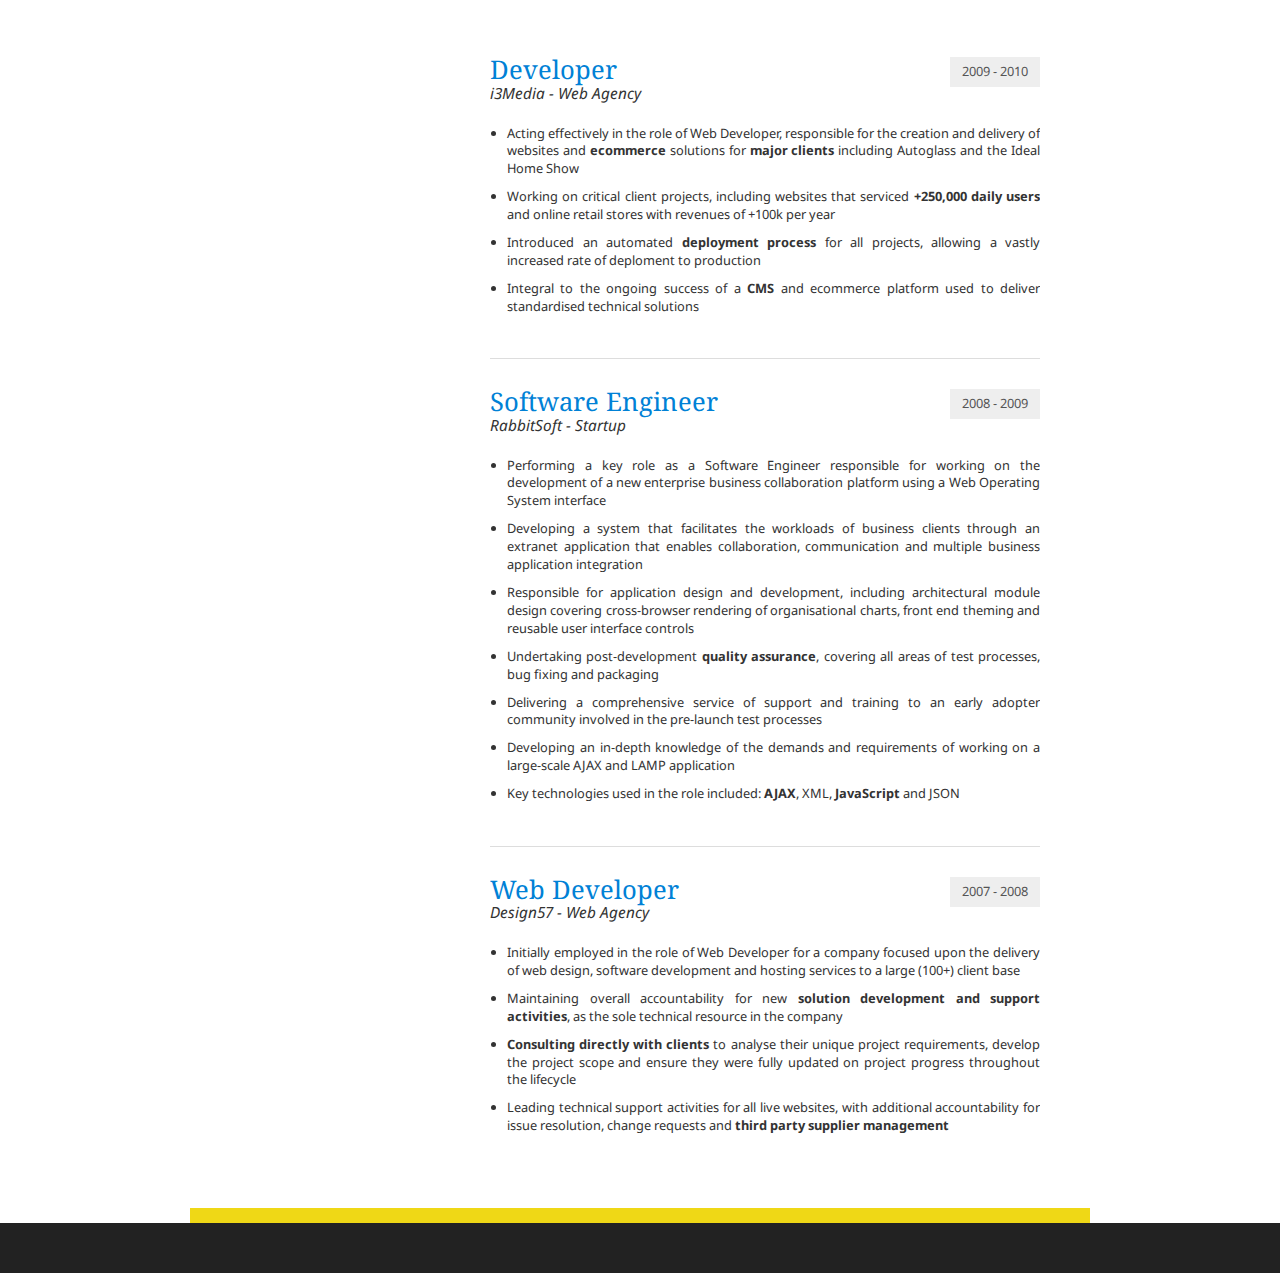
<file: web/pdf.html>
<!doctype html>
<html lang="en-GB">
<head>
    <meta charset="UTF-8">
    <title>Luke Barton</title>
    <link href='http://fonts.googleapis.com/css?family=Droid+Sans:400,700|Droid+Serif:400,700,400italic,700italic' rel='stylesheet' type='text/css'>
    <link rel="stylesheet" href="css/normalize.css"/>
    <link rel="stylesheet" href="css/mfglabs_iconset.css"/>
    <link rel="stylesheet" href="css/cv.css"/>
</head>
<body style="background-color: white;">
<article id="cv">
<header>
    <div class="person">
        <img class="avatar" src="img/avatar.png" />
        <h1>Luke Barton</h1>
        <h2>Web Software Engineer (Contractor)</h2>
        <div class="location">Bedfordshire &amp; London</div>
    </div>
    <div class="contact">
        <ul>
            <li class="buttons">
                <a class="facebook" href="https://www.facebook.com/lukembarton"><span class="icon icon-facebook_circle"></span></a>
                <a class="linkedin" href="http://uk.linkedin.com/in/lukebarton/"><span class="icon icon-linked_in_circle"></span></a>
                <a class="github" href="https://github.com/lukebarton"><span class="icon icon-github-circled-alt2"></span></a>
                <a class="twitter" href="https://twitter.com/lukebarton"><span class="icon icon-twitter_circle"></span></a>
            </li>
            <li>luke@lukebarton.co.uk</li>
            <li>07931525866</li>
        </ul>
    </div>
</header>
<dl>
    <dt>Professional Profile</dt>
    <dd>
        <p>
            A dedicated and <strong>driven</strong> professional with extensive experience gained within key <strong>software engineering</strong> and development positions, working to <strong>senior level</strong> within a range of <strong>start-ups and established companies</strong>. Focused upon delivering work of the highest professional standards to ensure the delivery of all projects to deadline, specification and elevated quality levels. Demonstrates an <strong>excellent knowledge</strong> of website and application development, with <strong>strong team leadership skills</strong>, an advanced knowledge of the <strong>full development lifecycle</strong> and outstanding <strong>client skills</strong>. Possesses excellent business communication skills and can consult with professionalism at all levels.
        </p>
    </dd>
</dl>

<dl>
    <dt>Technical Skills</dt>
    <dd>
        <dl>
            <dt>
                <span class="heading">PHP5</span>
                        <span class="sidenote">
                            Primary Skill
                        </span>
                        <span class="subheading">
                            Zend Framework, Symfony2, Doctrine 2
                        </span>
            </dt>
            <dd>
                <ul>
                    <li>Zend Certified Engineer</li>
                    <li>5+ years commercial experience developing software in <strong>PHP5</strong></li>
                    <li>Commercial experience with <strong>Zend Framework</strong> and <strong>Symfony2</strong> Frameworks</li>
                    <li>Familiar with <strong>PHPUnit</strong>, unit testing and test-driven development</li>
                    <li>Capable of working with any PHP frameworks, libraries or code</li>
                </ul>
            </dd>
        </dl>

        <dl>
            <dt>
                <span class="heading">Databases</span>
                        <span class="subheading">
                            MySQL, MongoDB, Neo4j
                        </span>
            </dt>
            <dd>
                <ul>
                    <li>5+ years commercial experience developing software using <strong>MySQL</strong></li>
                    <li>Some commercial experience with <strong>MongoDB</strong></li>
                    <li>Interested in <strong>NoSQL</strong> databases: key-value, graph-based and document-oriented databases</li>
                </ul>
            </dd>
        </dl>

        <dl>
            <dt>
                <span class="heading">Other Languages and Tools</span>
                        <span class="subheading">
                            HTML5, CSS3, JavaScript, Ruby, Python, Node.js and Version Control
                        </span>
            </dt>
            <dd>
                <ul>
                    <li>5+ years commercial experience developing software using <strong>HTML5</strong>, <strong>CSS3</strong> and <strong>JavaScript</strong></li>
                    <li>JavaScript libraries including: <strong>jQuery</strong>, <strong>Backbone.js</strong>, <strong>AngularJS</strong> and <strong>Socket.io</strong></li>
                    <li>Experience with <strong>Python</strong>, <strong>Ruby</strong> and <strong>node.js</strong> inside and outside of a commercial setting</li>
                    <li>A passionate programmer, capable of working with any languages, systems or tools</li>
                    <li>Commercial experience with <strong>Git</strong> and <strong>Subversion</strong></li>
                    <li>Interested in <strong>high scalability</strong>, <strong>real-time data</strong> and <strong>systems architecture</strong></li>
                </ul>
            </dd>
        </dl>
    </dd>
</dl>

<dl style="border-top:0;">
    <dt>Work Experience</dt>
    <dd>
        <dl>
            <dt>
                <span class="heading">Project Lead (Contract)</span>
                <span class="sidenote">
                    2013 - 2014
                </span>
                <span class="subheading">
                    Wonga - Financial Service Provider
                </span>
            </dt>
            <dd>
                <ul>
                    <li>Oversaw the <strong>full stack</strong> technical delivery of a cross-platform mobile project which also included leading the front end team and acting as <strong>scrum master</strong></li>
                    <li>Took part in front end development and the development of <strong>RESTful APIs</strong> written in PHP using <strong>Symfony2</strong></li>
                    <li>Responsible for the technical delivery of the app, including testing and continuous integration, procuring the necessary infrastructure, managing stakeholders and forming feature requirements for systems owned by other teams</li>
                    <li>
                        Key technologies utilised within the role include: <strong>Angular.js</strong>, <strong>Symfony2</strong>, <strong>Jenkins</strong>
                    </li>
                </ul>
            </dd>
        </dl>
        <dl>
            <dt>
                <span class="heading">R&D Engineer (Contract)</span>
                <span class="sidenote">
                    2013
                </span>
                <span class="subheading">
                    Wonga - Financial Service Provider
                </span>
            </dt>
            <dd>
                <ul>
                    <li>Primary developer on a prototype cross-platform finance mobile app using <strong>Angular.js</strong> and <strong>Scala</strong></li>
                    <li>Involved transforming evolving business and user requirements into a MVP, from delivery of the application to having input on product direction</li>
                    <li>Performed <strong>face-to-face</strong> interviews with target users to validate the product, its features and the <strong>user experience</strong>.</li>
                    <li>
                        Key technologies utilised within the role include: <strong>Angular.js</strong>, <strong>Scala</strong>, <strong>Jenkins</strong>
                    </li>
                </ul>
            </dd>
        </dl>
        <dl>
            <dt>
                <span class="heading">Senior Developer</span>
                        <span class="sidenote">
                            2013
                        </span>
                        <span class="subheading">
                            Disruptech - Startup
                        </span>
            </dt>
            <dd>
                <ul>
                    <li>Maintaining joint accountability with one other senior developer for the development of the front and back end of a new social network website based on Symfony 2 using <strong>scrum</strong> methodology</li>
                    <li>Playing a critical role in the business, <strong>leading development activities</strong> to assist the start-up company in its objective of becoming a first-rate development house</li>
                    <li>Tasked with the <strong>direction and review</strong> of two junior developers, guiding them in their daily duties to ensure the delivery of an optimised product</li>
                    <li>Maintaining overall accountability for the management of multiple dedicated and virtual servers, with senior responsibility for the coordination of the migration from DNS providers to <strong>Amazon Web Services</strong> Route 53</li>
                    <li>Facilitated the remote configuration and execution on production, test and development servers using <strong>SaltStack</strong>. The same system is used to provision development virtual machines using <strong>Vagrant</strong>.</li>
                    <li>
                        Key technologies utilised within the role include: <strong>Symfony2</strong>, <strong>Doctrine 2</strong>, <strong>Neo4j</strong>, <strong>AngularJS</strong> and <strong>SaltStack</strong>
                    </li>
                </ul>
            </dd>
        </dl>

        <dl>
            <dt>
                <span class="heading">Developer</span>
                        <span class="sidenote">
                            2010 - 2013
                        </span>
                        <span class="subheading">
                            Evolving - Web Agency
                        </span>
            </dt>
            <dd>
                <ul>
                    <li>Played a pivotal role in the development of websites for a company that provides development services to <strong>high profile clients</strong> including JD Wetherspoon, TGI Friday's, Yo! Sushi and David Lloyd Leisure</li>
                    <li>Tasked with the design, development and delivery of a broad range of systems, including <strong>RESTful APIs</strong>, <strong>message queues</strong> and single sign-on components</li>
                    <li><strong>Driving standards</strong> within the business through the management of an initiative to migrate from <strong>Subversion</strong> to <strong>Git</strong> version control systems, including the implementation of a new development workflow</li>
                    <li>Facilitating internal development activities in the above project, enabling the company to deliver <strong>20 code deployments per day</strong> within a fast-paced, multi-priority environment</li>
                    <li>Led server software upgrade plans, installation and <strong>architecture</strong> in conjunction with system administrators and scoped the introduction of a <strong>continuous integration</strong> with unit tests to bolster software quality for a growing team</li>
                    <li>Played a key role in <strong>personnel development</strong>, training developers to ensure they achieved their personal potential</li>
                    <li>Key technologies utilised within the role include: <strong>Zend Framework</strong>, <strong>RabbitMQ</strong>, <strong>REST</strong>, <strong>SOAP</strong> and <strong>OAuth</strong></li>
                </ul>
            </dd>
        </dl>

        <dl>
            <dt>
                <span class="heading">Technical Director</span>
                        <span class="sidenote">
                            2010 - 2011
                        </span>
                        <span class="subheading">
                            GuardianStar - Startup
                        </span>
            </dt>
            <dd>
                <ul>
                    <li>Acting as Technical Director within a start-up operation developing a web and mobile based support product for clients undertaking high risk physical activities and adventure sports</li>
                    <li>Innovating a new system to enable the upload of client itineraries to the service, facilitate swift communications with emergency services and contact clients to ensure their safety</li>
                    <li>Retaining overall accountability for the technical function, including the development of the web application and the creation of the telecommunications system</li>
                    <li>Key technologies utilised within the system included: <strong>Zend Framework</strong>, <strong>MongoDB</strong>, external APIs, an SMS gateway (for two-way SMS), an email send service, MailChimp API and <strong>PayPal</strong> (for client subscriptions)</li>
                </ul>
            </dd>
        </dl>
        <dl style="border-top: 0;">
            <dt>
                <span class="heading">Developer</span>
                        <span class="sidenote">
                            2009 - 2010
                        </span>
                        <span class="subheading">
                            i3Media - Web Agency
                        </span>
            </dt>
            <dd>
                <ul>
                    <li>Acting effectively in the role of Web Developer, responsible for the creation and delivery of websites and <strong>ecommerce</strong> solutions for <strong>major clients</strong> including Autoglass and the Ideal Home Show</li>
                    <li>Working on critical client projects, including websites that serviced <strong>+250,000 daily users</strong> and online retail stores with revenues of +100k per year</li>
                    <li>Introduced an automated <strong>deployment process</strong> for all projects, allowing a vastly increased rate of deploment to production</li>
                    <li>Integral to the ongoing success of a <strong>CMS</strong> and ecommerce platform used to deliver standardised technical solutions</li>
                </ul>
            </dd>
        </dl>

        <dl>
            <dt>
                <span class="heading">Software Engineer</span>
                        <span class="sidenote">
                            2008 - 2009
                        </span>
                        <span class="subheading">
                            RabbitSoft - Startup
                        </span>
            </dt>
            <dd>
                <ul>
                    <li>Performing a key role as a Software Engineer responsible for working on the development of a new enterprise business collaboration platform using a Web Operating System interface</li>
                    <li>Developing a system that facilitates the workloads of business clients through an extranet application that enables collaboration, communication and multiple business application integration</li>
                    <li>Responsible for application design and development, including architectural module design covering cross-browser rendering of organisational charts, front end theming and reusable user interface controls</li>
                    <li>Undertaking post-development <strong>quality assurance</strong>, covering all areas of test processes, bug fixing and packaging</li>
                    <li>Delivering a comprehensive service of support and training to an early adopter community involved in the pre-launch test processes</li>
                    <li>Developing an in-depth knowledge of the demands and requirements of working on a large-scale AJAX and LAMP application</li>
                    <li>Key technologies used in the role included: <strong>AJAX</strong>, XML, <strong>JavaScript</strong> and JSON</li>
                </ul>
            </dd>
        </dl>

        <dl>
            <dt>
                <span class="heading">Web Developer</span>
                        <span class="sidenote">
                            2007 - 2008
                        </span>
                        <span class="subheading">
                            Design57 - Web Agency
                        </span>
            </dt>
            <dd>
                <ul>
                    <li>Initially employed in the role of Web Developer for a company focused upon the delivery of web design, software development and hosting services to a large (100+) client base</li>
                    <li>Maintaining overall accountability for new <strong>solution development and support activities</strong>, as the sole technical resource in the company</li>
                    <li><strong>Consulting directly with clients</strong> to analyse their unique project requirements, develop the project scope and ensure they were fully updated on project progress throughout the lifecycle</li>
                    <li>Leading technical support activities for all live websites, with additional accountability for issue resolution, change requests and <strong>third party supplier management</strong></li>
                </ul>
            </dd>
        </dl>
    </dd>
</dl>


</article>
</body>
</html>
</file>
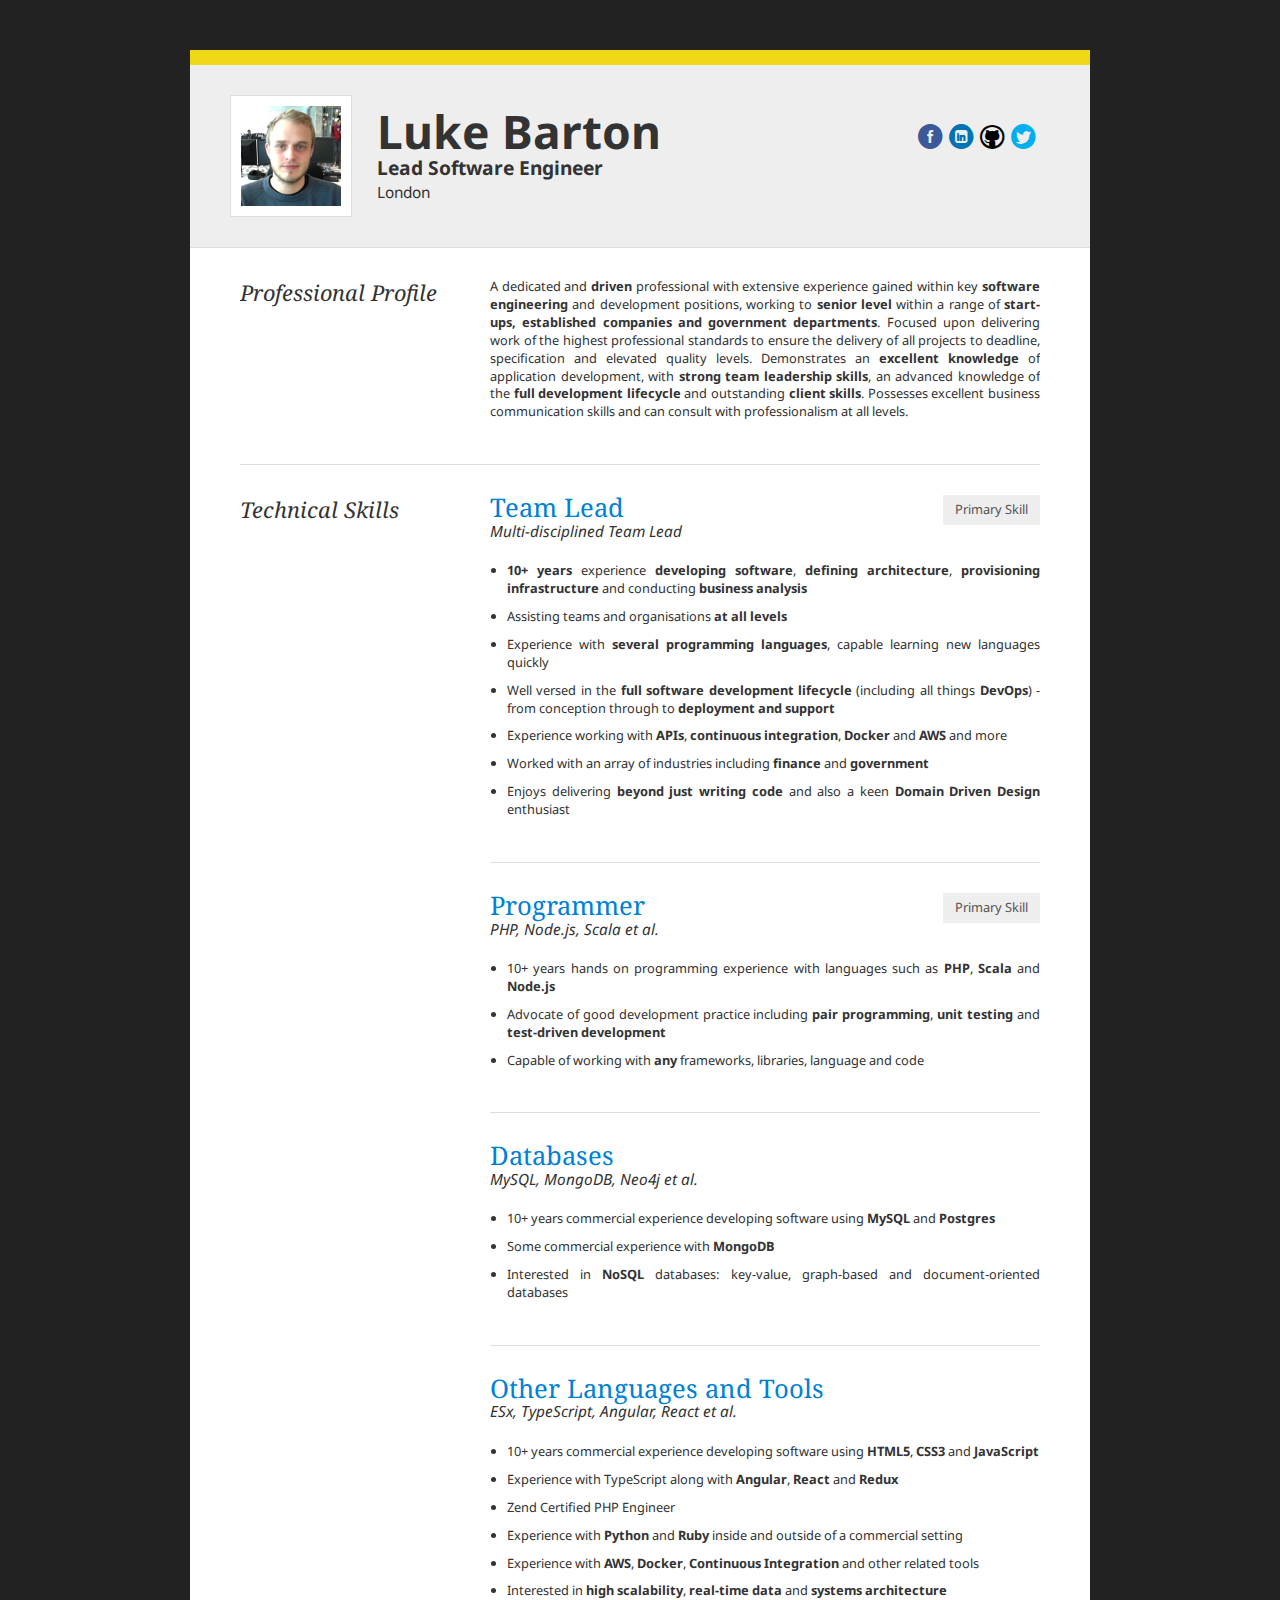
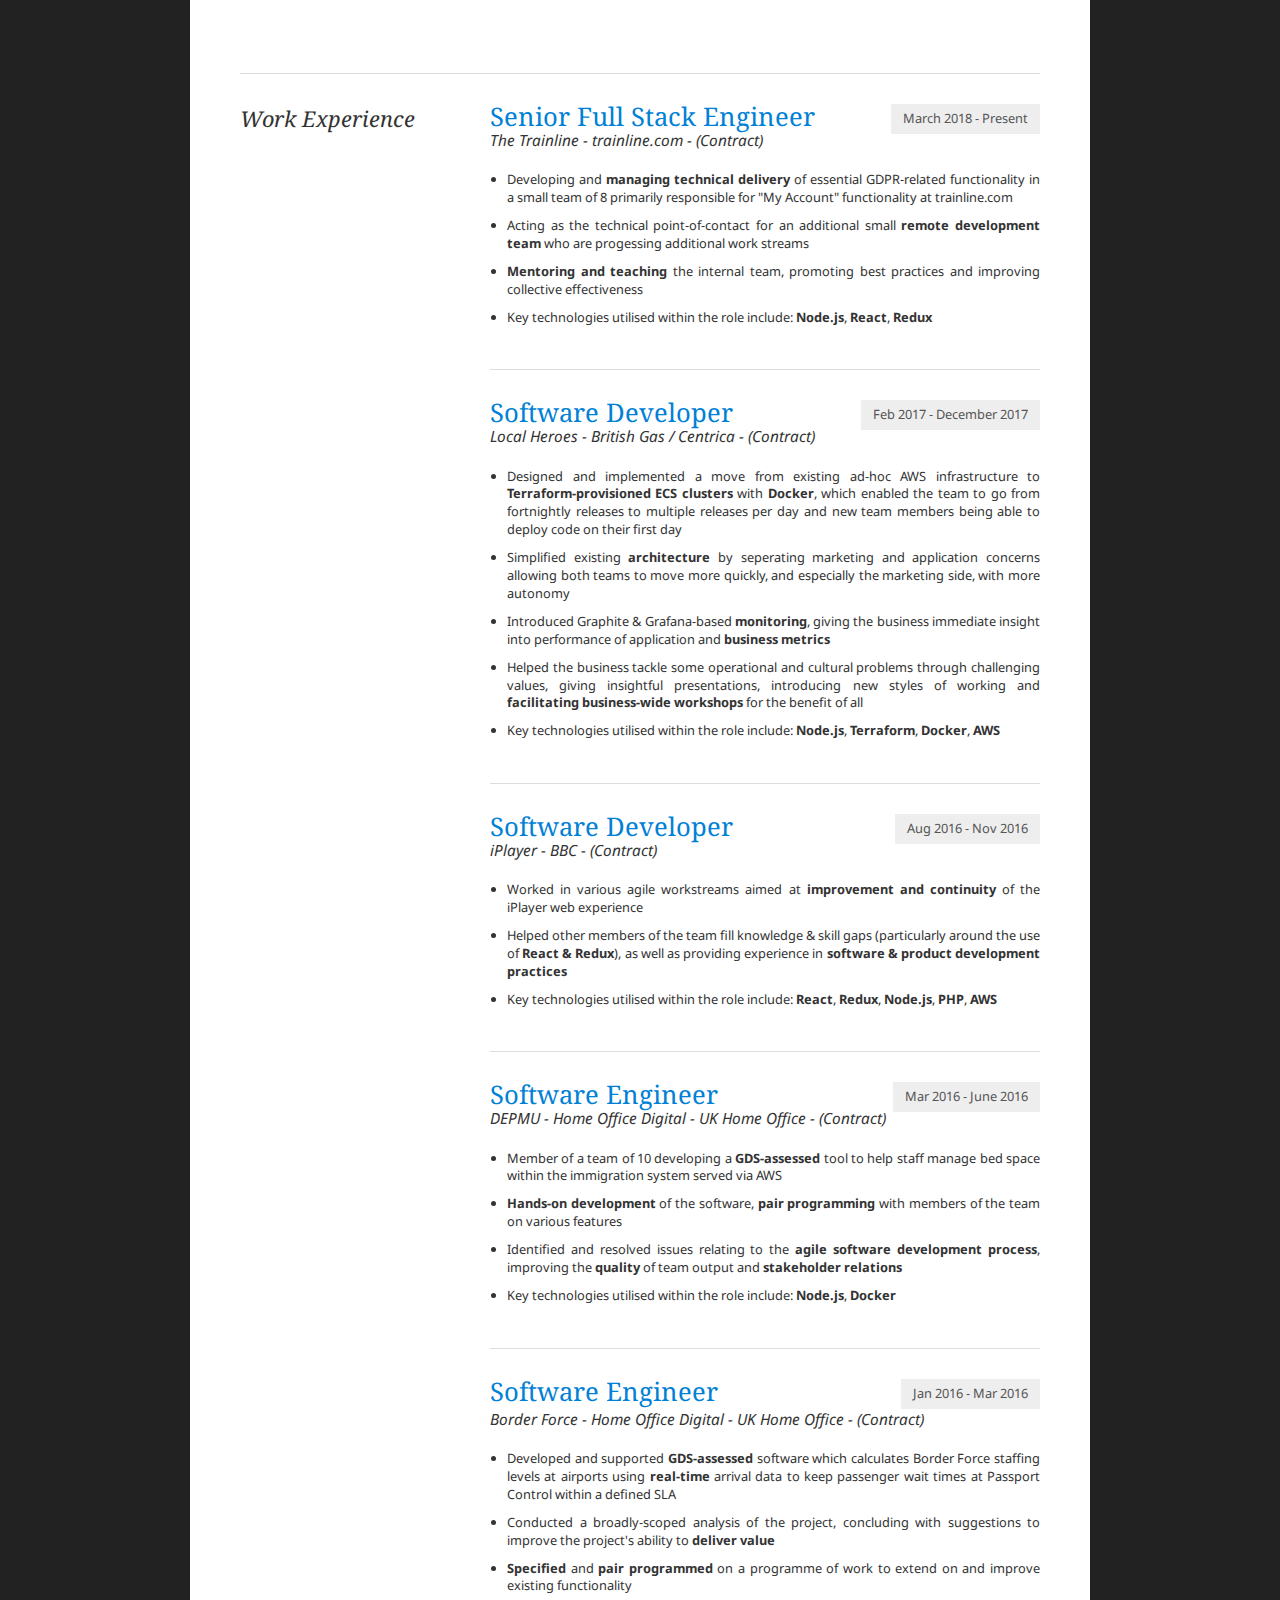
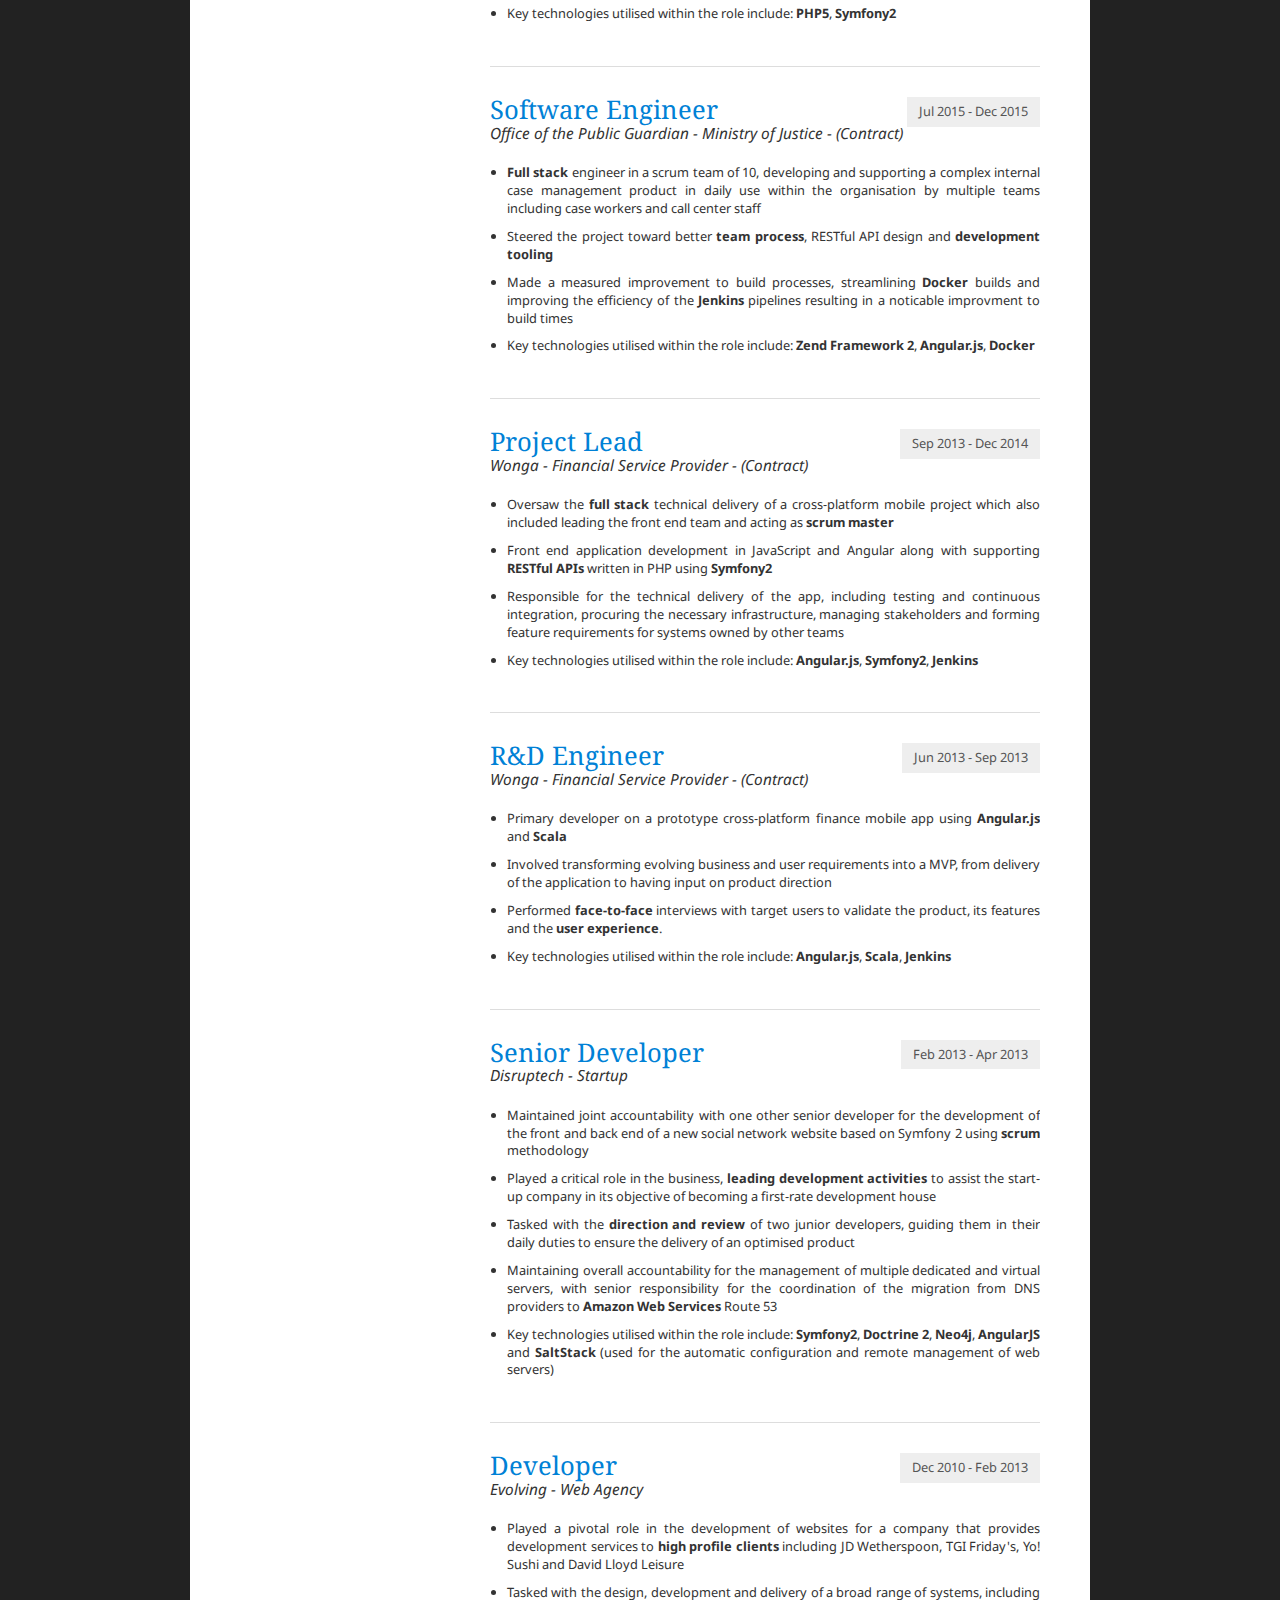
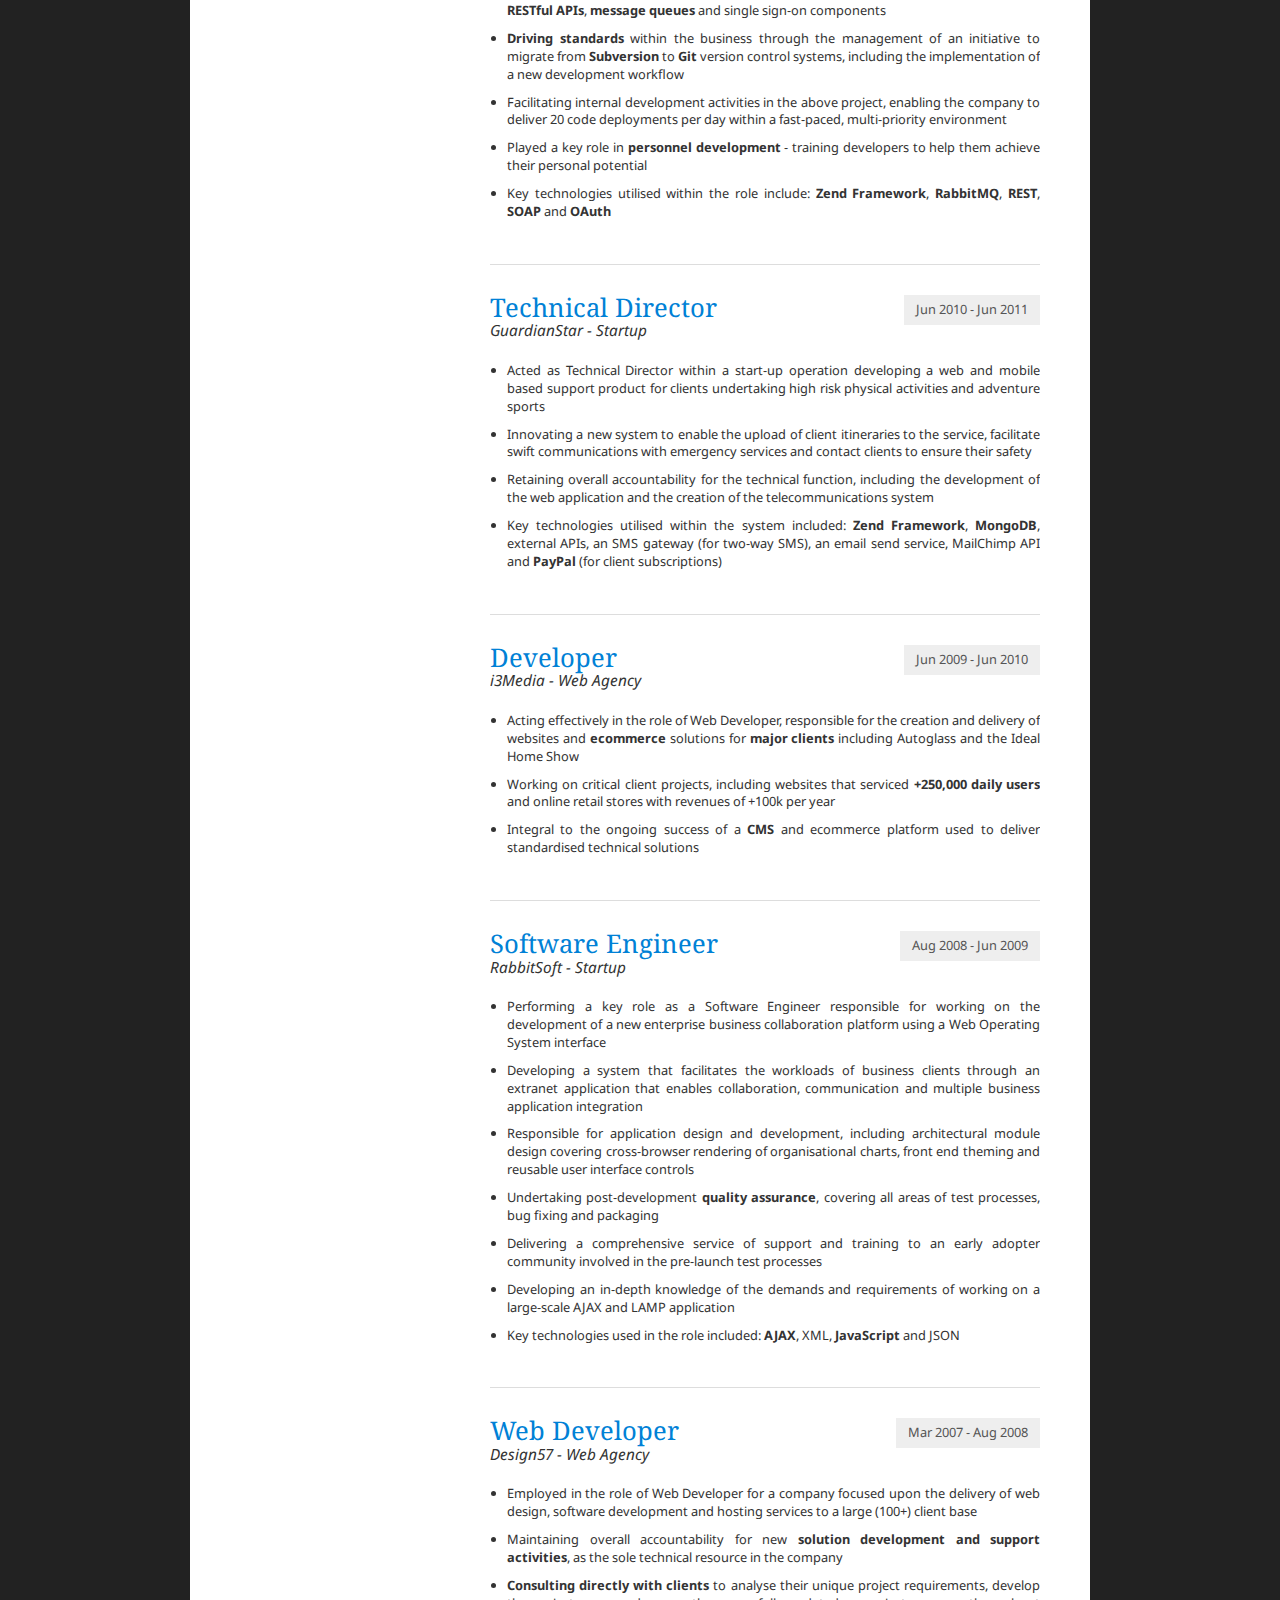
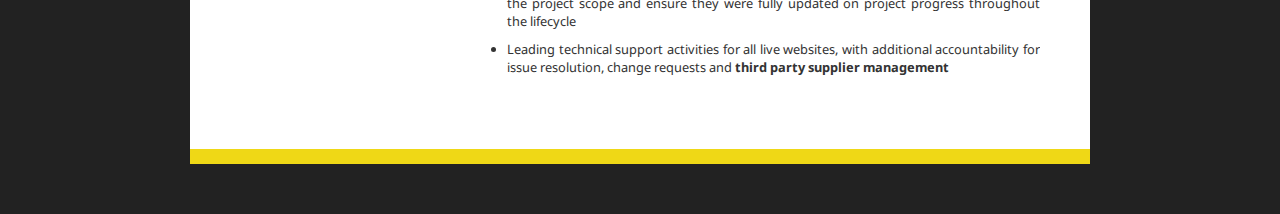
<file: web/src/contactless.html>
<!doctype html>
<html lang="en-GB">

<head>
    <meta charset="UTF-8">
    <title>Luke Barton</title>
    <link href='http://fonts.googleapis.com/css?family=Droid+Sans:400,700|Droid+Serif:400,700,400italic,700italic' rel='stylesheet'
        type='text/css'>
    <link rel="stylesheet" href="css/normalize.css" />
    <link rel="stylesheet" href="css/mfglabs_iconset.css" />
    <link rel="stylesheet" href="css/cv.css" />
</head>

<body>
    <article id="cv">
        <header>
            <div class="person">
                <img class="avatar" src="img/avatar.png" />
                <h1>Luke Barton</h1>
                <h2>Lead Software Engineer</h2>
                <div class="location">London</div>
            </div>
            <div class="contact">
                <ul>
                    <li class="buttons">
                        <a class="facebook" href="https://www.facebook.com/lukembarton">
                            <span class="icon icon-facebook_circle"></span>
                        </a>
                        <a class="linkedin" href="http://uk.linkedin.com/in/lukebarton/">
                            <span class="icon icon-linked_in_circle"></span>
                        </a>
                        <a class="github" href="https://github.com/lukebarton">
                            <span class="icon icon-github-circled-alt2"></span>
                        </a>
                        <a class="twitter" href="https://twitter.com/lukebarton">
                            <span class="icon icon-twitter_circle"></span>
                        </a>
                    </li>
                </ul>
            </div>
        </header>
        <dl>
            <dt>Professional Profile</dt>
            <dd>
                <p>
                    A dedicated and
                    <strong>driven</strong> professional with extensive experience gained within key
                    <strong>software engineering</strong> and development positions, working to
                    <strong>senior level</strong> within a range of
                    <strong>start-ups, established companies and government departments</strong>. Focused upon delivering work of
                    the highest professional standards to ensure the delivery of all projects to deadline, specification
                    and elevated quality levels. Demonstrates an
                    <strong>excellent knowledge</strong> of application development, with
                    <strong>strong team leadership skills</strong>, an advanced knowledge of the
                    <strong>full development lifecycle</strong> and outstanding
                    <strong>client skills</strong>. Possesses excellent business communication skills and can consult with professionalism
                    at all levels.
                </p>
            </dd>
        </dl>

        <dl>
            <dt>Technical Skills</dt>
            <dd>
                <dl>
                    <dt>
                        <span class="heading">Team Lead</span>
                        <span class="sidenote">
                            Primary Skill
                        </span>
                        <span class="subheading">
                            Multi-disciplined Team Lead
                        </span>
                    </dt>
                    <dd>
                        <ul>
                            <li>
                                <strong>10+ years</strong> experience
                                <strong>developing software</strong>,
                                <strong>defining architecture</strong>,
                                <strong>provisioning infrastructure</strong> and conducting
                                <strong>business analysis</strong>
                            </li>
                            <li>Assisting teams and organisations
                                <strong>at all levels</strong>
                            </li>
                            <li>Experience with
                                <strong>several programming languages</strong>, capable learning new languages quickly</li>
                            <li>Well versed in the
                                <strong>full software development lifecycle</strong> (including all things
                                <strong>DevOps</strong>) - from conception through to
                                <strong>deployment and support</strong>
                            </li>
                            <li>Experience working with
                                <strong>APIs</strong>,
                                <strong>continuous integration</strong>,
                                <strong>Docker</strong> and
                                <strong>AWS</strong> and more</li>
                            <li>Worked with an array of industries including
                                <strong>finance</strong> and
                                <strong>government</strong>
                            </li>
                            <li>Enjoys delivering
                                <strong>beyond just writing code</strong> and also a keen
                                <strong>Domain Driven Design</strong> enthusiast</li>
                        </ul>
                    </dd>
                </dl>
                <dl>
                    <dt>
                        <span class="heading">Programmer</span>
                        <span class="sidenote">
                            Primary Skill
                        </span>
                        <span class="subheading">
                            PHP, Node.js, Scala et al.
                        </span>
                    </dt>
                    <dd>
                        <ul>
                            <li>10+ years hands on programming experience with languages such as
                                <strong>PHP</strong>,
                                <strong>Scala</strong> and
                                <strong>Node.js</strong>
                            </li>
                            <li>Advocate of good development practice including
                                <strong>pair programming</strong>,
                                <strong>unit testing</strong> and
                                <strong>test-driven development</strong>
                            </li>
                            <li>Capable of working with
                                <strong>any</strong> frameworks, libraries, language and code</li>
                        </ul>
                    </dd>
                </dl>

                <dl>
                    <dt>
                        <span class="heading">Databases</span>
                        <span class="subheading">
                            MySQL, MongoDB, Neo4j et al.
                        </span>
                    </dt>
                    <dd>
                        <ul>
                            <li>10+ years commercial experience developing software using
                                <strong>MySQL</strong> and
                                <strong>Postgres</strong>
                            </li>
                            <li>Some commercial experience with
                                <strong>MongoDB</strong>
                            </li>
                            <li>Interested in
                                <strong>NoSQL</strong> databases: key-value, graph-based and document-oriented databases</li>
                        </ul>
                    </dd>
                </dl>

                <dl>
                    <dt>
                        <span class="heading">Other Languages and Tools</span>
                        <span class="subheading">
                            ESx, TypeScript, Angular, React et al.
                        </span>
                    </dt>
                    <dd>
                        <ul>
                            <li>10+ years commercial experience developing software using
                                <strong>HTML5</strong>,
                                <strong>CSS3</strong> and
                                <strong>JavaScript</strong>
                            </li>
                            <li>Experience with TypeScript along with
                                <strong>Angular</strong>,
                                <strong>React</strong> and
                                <strong>Redux</strong>
                            </li>
                            <li>Zend Certified PHP Engineer</li>
                            <li>Experience with
                                <strong>Python</strong> and
                                <strong>Ruby</strong> inside and outside of a commercial setting</li>
                            <li>Experience with
                                <strong>AWS</strong>,
                                <strong>Docker</strong>,
                                <strong>Continuous Integration</strong> and other related tools</li>
                            <li>Interested in
                                <strong>high scalability</strong>,
                                <strong>real-time data</strong> and
                                <strong>systems architecture</strong>
                            </li>
                        </ul>
                    </dd>
                </dl>
            </dd>
        </dl>

        <dl>
            <dt>Work Experience</dt>
            <dd>
                <dl>
                    <dt>
                        <span class="heading">Senior Full Stack Engineer</span>
                        <span class="sidenote">
                            March 2018 - Present
                        </span>
                        <span class="subheading">
                            The Trainline - trainline.com - (Contract)
                        </span>
                    </dt>
                    <dd>
                        <ul>
                            <li>
                                Developing and
                                <strong>managing technical delivery</strong> of essential GDPR-related functionality in a small team
                                of 8 primarily responsible for "My Account" functionality at trainline.com
                            </li>
                            <li>Acting as the technical point-of-contact for an additional small
                                <strong>remote development team</strong> who are progessing additional work streams</li>
                            <li>
                                <strong>Mentoring and teaching</strong> the internal team, promoting best practices and improving
                                collective effectiveness
                            </li>
                            <li>
                                Key technologies utilised within the role include:
                                <strong>Node.js</strong>,
                                <strong>React</strong>,
                                <strong>Redux</strong>
                            </li>
                        </ul>
                    </dd>
                </dl>
                <dl>
                    <dt>
                        <span class="heading">Software Developer</span>
                        <span class="sidenote">
                            Feb 2017 - December 2017
                        </span>
                        <span class="subheading">
                            Local Heroes - British Gas / Centrica - (Contract)
                        </span>
                    </dt>
                    <dd>
                        <ul>
                            <li>Designed and implemented a move from existing ad-hoc AWS infrastructure to
                                <strong>Terraform-provisioned ECS clusters</strong> with
                                <strong>Docker</strong>, which enabled the team to go from fortnightly releases to multiple releases
                                per day and new team members being able to deploy code on their first day</li>
                            <li>Simplified existing
                                <strong>architecture</strong> by seperating marketing and application concerns allowing both teams
                                to move more quickly, and especially the marketing side, with more autonomy</li>
                            <li>Introduced Graphite & Grafana-based
                                <strong>monitoring</strong>, giving the business immediate insight into performance of application
                                and
                                <strong>business metrics</strong>
                            </li>
                            <li>Helped the business tackle some operational and cultural problems through challenging values,
                                giving insightful presentations, introducing new styles of working and
                                <strong>facilitating business-wide workshops</strong> for the benefit of all</li>
                            <li>
                                Key technologies utilised within the role include:
                                <strong>Node.js</strong>,
                                <strong>Terraform</strong>,
                                <strong>Docker</strong>,
                                <strong>AWS</strong>
                            </li>
                        </ul>
                    </dd>
                </dl>
                <dl>
                    <dt>
                        <span class="heading">Software Developer</span>
                        <span class="sidenote">
                            Aug 2016 - Nov 2016
                        </span>
                        <span class="subheading">
                            iPlayer - BBC - (Contract)
                        </span>
                    </dt>
                    <dd>
                        <ul>
                            <li>Worked in various agile workstreams aimed at
                                <strong>improvement and continuity</strong> of the iPlayer web experience</li>
                            <li>Helped other members of the team fill knowledge &amp; skill gaps (particularly around the use
                                of
                                <strong>React &amp; Redux</strong>), as well as providing experience in
                                <strong>software &amp; product development practices</strong>
                            </li>
                            <li>
                                Key technologies utilised within the role include:
                                <strong>React</strong>,
                                <strong>Redux</strong>,
                                <strong>Node.js</strong>,
                                <strong>PHP</strong>,
                                <strong>AWS</strong>
                            </li>
                        </ul>
                    </dd>
                </dl>
                <dl>
                    <dt>
                        <span class="heading">Software Engineer</span>
                        <span class="sidenote">
                            Mar 2016 - June 2016
                        </span>
                        <span class="subheading">
                            DEPMU - Home Office Digital - UK Home Office - (Contract)
                        </span>
                    </dt>
                    <dd>
                        <ul>
                            <li>Member of a team of 10 developing a
                                <strong>GDS-assessed</strong> tool to help staff manage bed space within the immigration system served
                                via AWS</li>
                            <li>
                                <strong>Hands-on development</strong> of the software,
                                <strong>pair programming</strong> with members of the team on various features</li>
                            <li>Identified and resolved issues relating to the
                                <strong>agile software development process</strong>, improving the
                                <strong>quality</strong> of team output and
                                <strong>stakeholder relations</strong>
                            </li>
                            <li>
                                Key technologies utilised within the role include:
                                <strong>Node.js</strong>,
                                <strong>Docker</strong>
                            </li>
                        </ul>
                    </dd>
                </dl>
                <dl>
                    <dt>
                        <span class="heading">Software Engineer</span>
                        <span class="sidenote">
                            Jan 2016 - Mar 2016
                        </span>
                        <span class="subheading">
                            Border Force - Home Office Digital - UK Home Office - (Contract)
                        </span>
                    </dt>
                    <dd>
                        <ul>
                            <li>Developed and supported
                                <strong>GDS-assessed</strong> software which calculates Border Force staffing levels at airports
                                using
                                <strong>real-time</strong> arrival data to keep passenger wait times at Passport Control within a
                                defined SLA</li>
                            <li>Conducted a broadly-scoped analysis of the project, concluding with suggestions to improve the
                                project's ability to
                                <strong>deliver value</strong>
                            </li>
                            <li>
                                <strong>Specified</strong> and
                                <strong>pair programmed</strong> on a programme of work to extend on and improve existing functionality</li>
                            <li>
                                Key technologies utilised within the role include:
                                <strong>PHP5</strong>,
                                <strong>Symfony2</strong>
                            </li>
                        </ul>
                    </dd>
                </dl>
                <dl>
                    <dt>
                        <span class="heading">Software Engineer</span>
                        <span class="sidenote">
                            Jul 2015 - Dec 2015
                        </span>
                        <span class="subheading">
                            Office of the Public Guardian - Ministry of Justice - (Contract)
                        </span>
                    </dt>
                    <dd>
                        <ul>
                            <li>
                                <strong>Full stack</strong> engineer in a scrum team of 10, developing and supporting a complex internal
                                case management product in daily use within the organisation by multiple teams including
                                case workers and call center staff</li>
                            <li>Steered the project toward better
                                <strong>team process</strong>, RESTful API design and
                                <strong>development tooling</strong>
                            </li>
                            <li>Made a measured improvement to build processes, streamlining
                                <strong>Docker</strong> builds and improving the efficiency of the
                                <strong>Jenkins</strong> pipelines resulting in a noticable improvment to build times</li>
                            <li>
                                Key technologies utilised within the role include:
                                <strong>Zend Framework 2</strong>,
                                <strong>Angular.js</strong>,
                                <strong>Docker</strong>
                            </li>
                        </ul>
                    </dd>
                </dl>
                <dl>
                    <dt>
                        <span class="heading">Project Lead</span>
                        <span class="sidenote">
                            Sep 2013 - Dec 2014
                        </span>
                        <span class="subheading">
                            Wonga - Financial Service Provider - (Contract)
                        </span>
                    </dt>
                    <dd>
                        <ul>
                            <li>Oversaw the
                                <strong>full stack</strong> technical delivery of a cross-platform mobile project which also included
                                leading the front end team and acting as
                                <strong>scrum master</strong>
                            </li>
                            <li>Front end application development in JavaScript and Angular along with supporting
                                <strong>RESTful APIs</strong> written in PHP using
                                <strong>Symfony2</strong>
                            </li>
                            <li>Responsible for the technical delivery of the app, including testing and continuous integration,
                                procuring the necessary infrastructure, managing stakeholders and forming feature requirements
                                for systems owned by other teams</li>
                            <li>
                                Key technologies utilised within the role include:
                                <strong>Angular.js</strong>,
                                <strong>Symfony2</strong>,
                                <strong>Jenkins</strong>
                            </li>
                        </ul>
                    </dd>
                </dl>
                <dl>
                    <dt>
                        <span class="heading">R&amp;D Engineer</span>
                        <span class="sidenote">
                            Jun 2013 - Sep 2013
                        </span>
                        <span class="subheading">
                            Wonga - Financial Service Provider - (Contract)
                        </span>
                    </dt>
                    <dd>
                        <ul>
                            <li>Primary developer on a prototype cross-platform finance mobile app using
                                <strong>Angular.js</strong> and
                                <strong>Scala</strong>
                            </li>
                            <li>Involved transforming evolving business and user requirements into a MVP, from delivery of the
                                application to having input on product direction</li>
                            <li>Performed
                                <strong>face-to-face</strong> interviews with target users to validate the product, its features
                                and the
                                <strong>user experience</strong>.</li>
                            <li>
                                Key technologies utilised within the role include:
                                <strong>Angular.js</strong>,
                                <strong>Scala</strong>,
                                <strong>Jenkins</strong>
                            </li>
                        </ul>
                    </dd>
                </dl>
                <dl>
                    <dt>
                        <span class="heading">Senior Developer</span>
                        <span class="sidenote">
                            Feb 2013 - Apr 2013
                        </span>
                        <span class="subheading">
                            Disruptech - Startup
                        </span>
                    </dt>
                    <dd>
                        <ul>
                            <li>Maintained joint accountability with one other senior developer for the development of the front
                                and back end of a new social network website based on Symfony 2 using
                                <strong>scrum</strong> methodology</li>
                            <li>Played a critical role in the business,
                                <strong>leading development activities</strong> to assist the start-up company in its objective of
                                becoming a first-rate development house</li>
                            <li>Tasked with the
                                <strong>direction and review</strong> of two junior developers, guiding them in their daily duties
                                to ensure the delivery of an optimised product</li>
                            <li>Maintaining overall accountability for the management of multiple dedicated and virtual servers,
                                with senior responsibility for the coordination of the migration from DNS providers to
                                <strong>Amazon Web Services</strong> Route 53</li>
                            <li>
                                Key technologies utilised within the role include:
                                <strong>Symfony2</strong>,
                                <strong>Doctrine 2</strong>,
                                <strong>Neo4j</strong>,
                                <strong>AngularJS</strong> and
                                <strong>SaltStack</strong> (used for the automatic configuration and remote management of web servers)
                            </li>
                        </ul>
                    </dd>
                </dl>

                <dl>
                    <dt>
                        <span class="heading">Developer</span>
                        <span class="sidenote">
                            Dec 2010 - Feb 2013
                        </span>
                        <span class="subheading">
                            Evolving - Web Agency
                        </span>
                    </dt>
                    <dd>
                        <ul>
                            <li>Played a pivotal role in the development of websites for a company that provides development
                                services to
                                <strong>high profile clients</strong> including JD Wetherspoon, TGI Friday's, Yo! Sushi and David
                                Lloyd Leisure</li>
                            <li>Tasked with the design, development and delivery of a broad range of systems, including
                                <strong>RESTful APIs</strong>,
                                <strong>message queues</strong> and single sign-on components</li>
                            <li>
                                <strong>Driving standards</strong> within the business through the management of an initiative to
                                migrate from
                                <strong>Subversion</strong> to
                                <strong>Git</strong> version control systems, including the implementation of a new development workflow</li>
                            <li>Facilitating internal development activities in the above project, enabling the company to deliver
                                20 code deployments per day within a fast-paced, multi-priority environment</li>
                            <li>Played a key role in
                                <strong>personnel development</strong> - training developers to help them achieve their personal
                                potential
                            </li>
                            <li>Key technologies utilised within the role include:
                                <strong>Zend Framework</strong>,
                                <strong>RabbitMQ</strong>,
                                <strong>REST</strong>,
                                <strong>SOAP</strong> and
                                <strong>OAuth</strong>
                            </li>
                        </ul>
                    </dd>
                </dl>

                <dl>
                    <dt>
                        <span class="heading">Technical Director</span>
                        <span class="sidenote">
                            Jun 2010 - Jun 2011
                        </span>
                        <span class="subheading">
                            GuardianStar - Startup
                        </span>
                    </dt>
                    <dd>
                        <ul>
                            <li>Acted as Technical Director within a start-up operation developing a web and mobile based support
                                product for clients undertaking high risk physical activities and adventure sports</li>
                            <li>Innovating a new system to enable the upload of client itineraries to the service, facilitate
                                swift communications with emergency services and contact clients to ensure their safety</li>
                            <li>Retaining overall accountability for the technical function, including the development of the
                                web application and the creation of the telecommunications system</li>
                            <li>Key technologies utilised within the system included:
                                <strong>Zend Framework</strong>,
                                <strong>MongoDB</strong>, external APIs, an SMS gateway (for two-way SMS), an email send service,
                                MailChimp API and
                                <strong>PayPal</strong> (for client subscriptions)</li>
                        </ul>
                    </dd>
                </dl>

                <dl>
                    <dt>
                        <span class="heading">Developer</span>
                        <span class="sidenote">
                            Jun 2009 - Jun 2010
                        </span>
                        <span class="subheading">
                            i3Media - Web Agency
                        </span>
                    </dt>
                    <dd>
                        <ul>
                            <li>Acting effectively in the role of Web Developer, responsible for the creation and delivery of
                                websites and
                                <strong>ecommerce</strong> solutions for
                                <strong>major clients</strong> including Autoglass and the Ideal Home Show</li>
                            <li>Working on critical client projects, including websites that serviced
                                <strong>+250,000 daily users</strong> and online retail stores with revenues of +100k per year</li>
                            <li>Integral to the ongoing success of a
                                <strong>CMS</strong> and ecommerce platform used to deliver standardised technical solutions</li>
                        </ul>
                    </dd>
                </dl>

                <dl>
                    <dt>
                        <span class="heading">Software Engineer</span>
                        <span class="sidenote">
                            Aug 2008 - Jun 2009
                        </span>
                        <span class="subheading">
                            RabbitSoft - Startup
                        </span>
                    </dt>
                    <dd>
                        <ul>
                            <li>Performing a key role as a Software Engineer responsible for working on the development of a
                                new enterprise business collaboration platform using a Web Operating System interface</li>
                            <li>Developing a system that facilitates the workloads of business clients through an extranet application
                                that enables collaboration, communication and multiple business application integration</li>
                            <li>Responsible for application design and development, including architectural module design covering
                                cross-browser rendering of organisational charts, front end theming and reusable user interface
                                controls
                            </li>
                            <li>Undertaking post-development
                                <strong>quality assurance</strong>, covering all areas of test processes, bug fixing and packaging</li>
                            <li>Delivering a comprehensive service of support and training to an early adopter community involved
                                in the pre-launch test processes</li>
                            <li>Developing an in-depth knowledge of the demands and requirements of working on a large-scale
                                AJAX and LAMP application</li>
                            <li>Key technologies used in the role included:
                                <strong>AJAX</strong>, XML,
                                <strong>JavaScript</strong> and JSON</li>
                        </ul>
                    </dd>
                </dl>

                <dl>
                    <dt>
                        <span class="heading">Web Developer</span>
                        <span class="sidenote">
                            Mar 2007 - Aug 2008
                        </span>
                        <span class="subheading">
                            Design57 - Web Agency
                        </span>
                    </dt>
                    <dd>
                        <ul>
                            <li>Employed in the role of Web Developer for a company focused upon the delivery of web design,
                                software development and hosting services to a large (100+) client base</li>
                            <li>Maintaining overall accountability for new
                                <strong>solution development and support activities</strong>, as the sole technical resource in the
                                company
                            </li>
                            <li>
                                <strong>Consulting directly with clients</strong> to analyse their unique project requirements, develop
                                the project scope and ensure they were fully updated on project progress throughout the lifecycle</li>
                            <li>Leading technical support activities for all live websites, with additional accountability for
                                issue resolution, change requests and
                                <strong>third party supplier management</strong>
                            </li>
                        </ul>
                    </dd>
                </dl>
            </dd>
        </dl>




    </article>
</body>

</html>
</file>
<file: css/mfglabs_iconset.css>
/*  MFG Labs iconset 1.0
    
    -------------------------------------------------------
    
    License
    -------------------------------------------------------
    • The MFG Labs iconset font is licensed under the SIL Open Font License - http://scripts.sil.org/OFL
    • MFG Labs inconset CSS files are licensed under the MIT License -
      http://opensource.org/licenses/mit-license.html
    • The MFG Labs iconset pictograms are licensed under the CC BY 3.0 License - http://creativecommons.org/licenses/by/3.0/
    • Attribution is no longer required in Font Awesome 3.0, but much appreciated:
      MFG Labs inconset by MFG Labs

    Contact
    -------------------------------------------------------
    Email: martin.charpentier@mfglabs.com
    Twitter: http://twitter.com/mfg_labs
    

    */
@font-face {
    font-family: 'mfg_labs_iconsetregular';
    src: url('font/mfglabsiconset-webfont.eot');
    src: url('font/mfglabsiconset-webfont.eot?#iefix') format('embedded-opentype'),
         url('font/mfglabsiconset-webfont.woff') format('woff'),
         url('font/mfglabsiconset-webfont.ttf') format('truetype'),
         url('font/mfglabsiconset-webfont.svg#mfg_labs_iconsetregular') format('svg');
    font-weight: normal;
    font-style: normal;
}

i, .icon {
  font-family: 'mfg_labs_iconsetregular';
  font-style: normal;
  speak: none;
  font-weight: normal;
  font-size: 1em;
  -webkit-font-smoothing: antialiased;
}


.icon2x { font-size: 2em; }
.icon3x { font-size: 3em; }



/* style exemples */
.gradient {
  color: #999;
  text-shadow: 1px 1px 1px rgba(27, 27, 27, 0.19);
  
  background-image: -webkit-gradient(
  linear,
  left top, left bottom,
  from(rgba( 182, 182, 182, 1)),
  to(rgba(60, 60, 60, 1))
  );
  background-clip: text;
  -webkit-background-clip: text;
  -webkit-text-fill-color: transparent;

  -webkit-transition: all 0.1s ease-in-out;
  transition: all 0.1s ease-in-out;
}

.gradient:hover, .gradient .current {
  color: #eee;
	text-shadow: 0px 0px 3px rgba(255, 255, 255, 0.25);
	
  background-image: -webkit-gradient(
  linear,
  left top, left bottom,
  from(rgba( 255, 255, 255, 1)),
  to(rgba(187, 187, 187, 1))
  );
  
}

/*  MFG Labs iconset uses the Unicode Private Use Area (PUA) to ensure screen
    readers do not read off random characters that represent icons.
    We also use semantic unicode when they are available for the icon we provide. */

.icon-cloud:before                { content: "\2601"; }
.icon-at:before                   { content: "\0040"; }
.icon-plus:before                 { content: "\002B"; }

.icon-arrow_up:before             { content: "\2191"; }
.icon-arrow_down:before           { content: "\2193"; }
.icon-arrow_right:before          { content: "\2192"; }
.icon-arrow_left:before           { content: "\2190"; }
.icon-chevron_down:before         { content: "\f004"; }
.icon-chevron_up:before           { content: "\f005"; }
.icon-chevron_right:before        { content: "\f006"; }
.icon-chevron_left:before         { content: "\f007"; }
.icon-reorder:before              { content: "\f008"; }
.icon-list:before                 { content: "\f009"; }
.icon-reorder_square:before       { content: "\f00a"; }
.icon-reorder_square_line:before  { content: "\f00b"; }
.icon-coverflow:before            { content: "\f00c"; }
.icon-coverflow_line:before       { content: "\f00d"; }
.icon-pause:before                { content: "\f00e"; }
.icon-play:before                 { content: "\f00f"; }

.icon-step_forward:before         { content: "\f010"; }
.icon-step_backward:before        { content: "\f011"; }
.icon-fast_forward:before         { content: "\f012"; }
.icon-fast_backward:before        { content: "\f013"; }
.icon-cloud_upload:before         { content: "\f014"; }
.icon-cloud_download:before       { content: "\f015"; }
.icon-data_science:before         { content: "\f016"; }
.icon-data_science_black:before   { content: "\f017"; }
.icon-globe:before                { content: "\f018"; }
.icon-globe_black:before          { content: "\f019"; }
.icon-math_ico:before             { content: "\f01a"; }
.icon-math:before                 { content: "\f01b"; }
.icon-math_black:before           { content: "\f01c"; }
.icon-paperplane_ico:before       { content: "\f01d"; }
.icon-paperplane:before           { content: "\f01e"; }
.icon-paperplane_black:before     { content: "\f01f"; }

/* \f020 doesn't work in Safari. all shifted one down */
.icon-color_balance:before        { content: "\f020"; }
.icon-star:before                 { content: "\2605"; }
.icon-star_half:before            { content: "\f022"; }
.icon-star_empty:before           { content: "\2606"; }
.icon-star_half_empty:before      { content: "\f024"; }
.icon-reload:before               { content: "\f025"; }

.icon-heart:before                { content: "\2665"; }
.icon-heart_broken:before         { content: "\f028"; }
.icon-hashtag:before              { content: "\f029"; }
.icon-reply:before                { content: "\f02a"; }
.icon-retweet:before              { content: "\f02b"; }
.icon-signin:before               { content: "\f02c"; }
.icon-signout:before              { content: "\f02d"; }
.icon-download:before             { content: "\f02e"; }
.icon-upload:before               { content: "\f02f"; }


.icon-placepin:before             { content: "\f031"; }
.icon-display_screen:before       { content: "\f032"; }
.icon-tablet:before               { content: "\f033"; }
.icon-smartphone:before           { content: "\f034"; }
.icon-connected_object:before     { content: "\f035"; }
.icon-lock:before                 { content: "\F512"; }
.icon-unlock:before               { content: "\F513"; }
.icon-camera:before               { content: "\F4F7"; }
.icon-isight:before               { content: "\f039"; }
.icon-video_camera:before         { content: "\f03a"; }
.icon-random:before               { content: "\f03b"; }
.icon-message:before              { content: "\F4AC"; }
.icon-discussion:before           { content: "\f03d"; }
.icon-calendar:before             { content: "\F4C5"; }
.icon-ringbell:before             { content: "\f03f"; }

.icon-movie:before                { content: "\f040"; }
.icon-mail:before                 { content: "\2709"; }
.icon-pen:before                  { content: "\270F"; }
.icon-settings:before             { content: "\9881"; }
.icon-measure:before              { content: "\f044"; }
.icon-vector:before               { content: "\f045"; }
.icon-vector_pen:before           { content: "\2712"; }
.icon-mute_on:before              { content: "\f047"; }
.icon-mute_off:before             { content: "\f048"; }
.icon-home:before                 { content: "\2302"; }
.icon-sheet:before                { content: "\f04a"; }
.icon-arrow_big_right:before      { content: "\21C9"; }
.icon-arrow_big_left:before       { content: "\21C7"; }
.icon-arrow_big_down:before       { content: "\21CA"; }
.icon-arrow_big_up:before         { content: "\21C8"; }
.icon-dribbble_circle:before      { content: "\f04f"; }

.icon-dribbble:before             { content: "\f050"; }
.icon-facebook_circle:before      { content: "\f051"; }
.icon-facebook:before             { content: "\f052"; }
.icon-git_circle_alt:before       { content: "\f053"; }
.icon-git_circle:before           { content: "\f054"; }
.icon-git:before                  { content: "\f055"; }
.icon-github-circled-alt2:before  { content: '\f056'; }
.icon-twitter_circle:before       { content: "\f057"; }
.icon-twitter:before              { content: "\f058"; }
.icon-google_plus_circle:before   { content: "\f059"; }
.icon-google_plus:before          { content: "\f05a"; }
.icon-linked_in_circle:before     { content: "\f05b"; }
.icon-linked_in:before            { content: "\f05c"; }
.icon-instagram:before            { content: "\f05d"; }
.icon-instagram_circle:before     { content: "\f05e"; }
.icon-mfg_icon:before             { content: "\f05f"; }

.icon-mfg_icon_circle:before      { content: "\f060"; }
.icon-user:before                 { content: "\f061"; }
.icon-user_male:before            { content: "\f062"; }
.icon-user_female:before          { content: "\f063"; }
.icon-users:before                { content: "\f064"; }

.icon-file_open:before            { content: "\F4C2"; }
.icon-file_close:before           { content: "\f067"; }
.icon-file_alt:before             { content: "\f068"; }
.icon-file_close_alt:before       { content: "\f069"; }
.icon-attachment:before           { content: "\f06a"; }
.icon-check:before                { content: "\2713"; }
.icon-cross_mark:before           { content: "\274C"; }
.icon-cancel_circle:before        { content: "\f06d"; }
.icon-check_circle:before         { content: "\F06E"; }
.icon-magnifying:before           { content: "\F50D"; }

.icon-inbox:before                { content: "\f070"; }
.icon-clock:before                { content: "\23F2"; }
.icon-stopwatch:before            { content: "\23F1"; }
.icon-hourglass:before            { content: "\231B"; }
.icon-trophy:before               { content: "\f074"; }
.icon-unlock_alt:before           { content: "\F075"; }
.icon-lock_alt:before             { content: "\F510"; }
.icon-arrow_doubled_right:before  { content: "\21D2"; }
.icon-arrow_doubled_left:before   { content: "\21D0"; }
.icon-arrow_doubled_down:before   { content: "\21D3"; }
.icon-arrow_doubled_up:before     { content: "\21D1"; }
.icon-link:before                 { content: "\f07B"; }
.icon-warning:before              { content: "\2757"; }
.icon-warning_alt:before          { content: "\2755"; }
.icon-magnifying_plus:before      { content: "\f07E"; }
.icon-magnifying_minus:before     { content: "\f07F"; }

.icon-white_question:before       { content: "\2754"; }
.icon-black_question:before       { content: "\2753"; }
.icon-stop:before                 { content: "\f080"; }
.icon-share:before                { content: "\f081"; }
.icon-eye:before                  { content: "\f082"; }
.icon-trash_can:before            { content: "\f083"; }
.icon-hard_drive:before           { content: "\f084"; }
.icon-information_black:before    { content: "\f085"; }
.icon-information_white:before    { content: "\f086"; }
.icon-printer:before              { content: "\f087"; }
.icon-letter:before               { content: "\f088"; }
.icon-soundcloud:before           { content: "\f089"; }
.icon-soundcloud_circle:before    { content: "\f08A"; }
.icon-anchor:before               { content: "\2693"; }
</file>
<file: css/cv.css>
html {
    background-color: #222;
    padding: 50px 0;
    font-family: 'Droid Sans', sans-serif;
    /* font-family: 'Droid Serif', serif; */
    color: #333;
}

body {
    font-size: 0.8em;
    line-height: 1.4;
}
a {
    color: #06A;
}

#cv {
    border-top: 15px solid #efd816;
    border-bottom: 15px solid #efd816;
    background-color: #FFF;
    width: 900px;
    margin: auto;
}

#cv > header {
    background-color: #EEE;
    border-bottom: 1px solid #DDD;
    padding: 30px 40px;
    overflow: auto;
}

#cv > header .person {
    float: left;
    width: 500px;
}
#cv > header .person img.avatar {
    display: block;
    float: left;
    padding: 10px;
    background-color: #FFF;
    border: 1px solid #DDD;
    margin-right: 25px;
}
#cv > header .person h1 {
    font-size: 3.6em;
    margin-top: 0.3em;
    margin-bottom: 0;
    line-height: 1;
}
#cv > header .person h2 {
    margin: 0;
}
#cv > header .person .location {
    font-size: 1.2em;
}


#cv > header .contact {
    float: right;
    clear: right;
}

#cv > header .contact ul {
    margin: 1.2em 1.2em 0 1.2em;
    padding: 0;
 }
#cv > header .contact ul li {
    font-size: 1.2em;
    list-style: none;
    line-height: 2;
    text-align: right;
}
#cv > header .contact .buttons {
}
#cv > header .contact .buttons a {
    font-size: 1.7em;
    color: #222;
    text-decoration: none;
}

#cv > header .contact .buttons a.facebook {
     color: #3B5998;
}
#cv > header .contact .buttons a.linkedin {
    color: #0073B2;
}
#cv > header .contact .buttons a.github {
    color: #000;
}

#cv > header .contact .buttons a.twitter {
    color: #00AFEF;
}
#cv > header .contact .buttons a:hover {
    color: #444;
}

#cv > dl:first-of-type {
    border-top: 0;
}

#cv > dl {
    margin: 0 50px;
    padding: 30px 0;
    border-top: 1px solid #DDD;
    overflow: auto;
}

#cv > dl > dt {
    float: left;
    width: 250px;
    margin-top: 0;
    font-size: 1.7em;
    font-family: 'Droid Serif', serif;
    font-weight: normal;
    font-style: italic;
}

#cv > dl > dd {
    width: 550px;
    margin: 0;
    float: left;
}
#cv > dl > dd p {
    margin-top: 0;

    text-align: justify;
}

#cv > dl > dd > dl {
    border-top: 1px solid #DDD;
    padding: 30px 0;
    margin: 0;
}

#cv > dl > dd > dl:first-of-type {
    border-top: 0;
    margin-top: 0;
    padding-top: 0;

}
#cv > dl > dd > dl dt {
    overflow: auto;
    margin-bottom: 20px;
}
#cv > dl > dd > dl dt .heading {
    float: left;
    clear: left;
    font-size: 2em;
    font-family: 'Droid Serif', serif;
    font-weight: normal;
    color: #0081D6;
    line-height: 1;
}
#cv > dl > dd > dl > dt .subheading {
    float: left;
    clear: left;
    font-style: italic;
    font-size: 1.2em;
}

#cv > dl > dd > dl > dt .sidenote {
    background-color: #EEE;
    color: #555;
    float: right;
    padding: 6px 12px;
}

#cv > dl > dd > dl > dd {
    margin: 0;
}
#cv > dl > dd > dl > dd ul {
    padding-left: 17px;
}
#cv > dl > dd > dl > dd li {
    text-align: justify;
    margin-bottom: 10px;
}
</file>
<file: web/css/mfglabs_iconset.css>
/*  MFG Labs iconset 1.0
    
    -------------------------------------------------------
    
    License
    -------------------------------------------------------
    • The MFG Labs iconset font is licensed under the SIL Open Font License - http://scripts.sil.org/OFL
    • MFG Labs inconset CSS files are licensed under the MIT License -
      http://opensource.org/licenses/mit-license.html
    • The MFG Labs iconset pictograms are licensed under the CC BY 3.0 License - http://creativecommons.org/licenses/by/3.0/
    • Attribution is no longer required in Font Awesome 3.0, but much appreciated:
      MFG Labs inconset by MFG Labs

    Contact
    -------------------------------------------------------
    Email: martin.charpentier@mfglabs.com
    Twitter: http://twitter.com/mfg_labs
    

    */
@font-face {
    font-family: 'mfg_labs_iconsetregular';
    src: url('font/mfglabsiconset-webfont.eot');
    src: url('font/mfglabsiconset-webfont.eot?#iefix') format('embedded-opentype'),
         url('font/mfglabsiconset-webfont.woff') format('woff'),
         url('font/mfglabsiconset-webfont.ttf') format('truetype'),
         url('font/mfglabsiconset-webfont.svg#mfg_labs_iconsetregular') format('svg');
    font-weight: normal;
    font-style: normal;
}

i, .icon {
  font-family: 'mfg_labs_iconsetregular';
  font-style: normal;
  speak: none;
  font-weight: normal;
  font-size: 1em;
  -webkit-font-smoothing: antialiased;
}


.icon2x { font-size: 2em; }
.icon3x { font-size: 3em; }



/* style exemples */
.gradient {
  color: #999;
  text-shadow: 1px 1px 1px rgba(27, 27, 27, 0.19);
  
  background-image: -webkit-gradient(
  linear,
  left top, left bottom,
  from(rgba( 182, 182, 182, 1)),
  to(rgba(60, 60, 60, 1))
  );
  background-clip: text;
  -webkit-background-clip: text;
  -webkit-text-fill-color: transparent;

  -webkit-transition: all 0.1s ease-in-out;
  transition: all 0.1s ease-in-out;
}

.gradient:hover, .gradient .current {
  color: #eee;
	text-shadow: 0px 0px 3px rgba(255, 255, 255, 0.25);
	
  background-image: -webkit-gradient(
  linear,
  left top, left bottom,
  from(rgba( 255, 255, 255, 1)),
  to(rgba(187, 187, 187, 1))
  );
  
}

/*  MFG Labs iconset uses the Unicode Private Use Area (PUA) to ensure screen
    readers do not read off random characters that represent icons.
    We also use semantic unicode when they are available for the icon we provide. */

.icon-cloud:before                { content: "\2601"; }
.icon-at:before                   { content: "\0040"; }
.icon-plus:before                 { content: "\002B"; }

.icon-arrow_up:before             { content: "\2191"; }
.icon-arrow_down:before           { content: "\2193"; }
.icon-arrow_right:before          { content: "\2192"; }
.icon-arrow_left:before           { content: "\2190"; }
.icon-chevron_down:before         { content: "\f004"; }
.icon-chevron_up:before           { content: "\f005"; }
.icon-chevron_right:before        { content: "\f006"; }
.icon-chevron_left:before         { content: "\f007"; }
.icon-reorder:before              { content: "\f008"; }
.icon-list:before                 { content: "\f009"; }
.icon-reorder_square:before       { content: "\f00a"; }
.icon-reorder_square_line:before  { content: "\f00b"; }
.icon-coverflow:before            { content: "\f00c"; }
.icon-coverflow_line:before       { content: "\f00d"; }
.icon-pause:before                { content: "\f00e"; }
.icon-play:before                 { content: "\f00f"; }

.icon-step_forward:before         { content: "\f010"; }
.icon-step_backward:before        { content: "\f011"; }
.icon-fast_forward:before         { content: "\f012"; }
.icon-fast_backward:before        { content: "\f013"; }
.icon-cloud_upload:before         { content: "\f014"; }
.icon-cloud_download:before       { content: "\f015"; }
.icon-data_science:before         { content: "\f016"; }
.icon-data_science_black:before   { content: "\f017"; }
.icon-globe:before                { content: "\f018"; }
.icon-globe_black:before          { content: "\f019"; }
.icon-math_ico:before             { content: "\f01a"; }
.icon-math:before                 { content: "\f01b"; }
.icon-math_black:before           { content: "\f01c"; }
.icon-paperplane_ico:before       { content: "\f01d"; }
.icon-paperplane:before           { content: "\f01e"; }
.icon-paperplane_black:before     { content: "\f01f"; }

/* \f020 doesn't work in Safari. all shifted one down */
.icon-color_balance:before        { content: "\f020"; }
.icon-star:before                 { content: "\2605"; }
.icon-star_half:before            { content: "\f022"; }
.icon-star_empty:before           { content: "\2606"; }
.icon-star_half_empty:before      { content: "\f024"; }
.icon-reload:before               { content: "\f025"; }

.icon-heart:before                { content: "\2665"; }
.icon-heart_broken:before         { content: "\f028"; }
.icon-hashtag:before              { content: "\f029"; }
.icon-reply:before                { content: "\f02a"; }
.icon-retweet:before              { content: "\f02b"; }
.icon-signin:before               { content: "\f02c"; }
.icon-signout:before              { content: "\f02d"; }
.icon-download:before             { content: "\f02e"; }
.icon-upload:before               { content: "\f02f"; }


.icon-placepin:before             { content: "\f031"; }
.icon-display_screen:before       { content: "\f032"; }
.icon-tablet:before               { content: "\f033"; }
.icon-smartphone:before           { content: "\f034"; }
.icon-connected_object:before     { content: "\f035"; }
.icon-lock:before                 { content: "\F512"; }
.icon-unlock:before               { content: "\F513"; }
.icon-camera:before               { content: "\F4F7"; }
.icon-isight:before               { content: "\f039"; }
.icon-video_camera:before         { content: "\f03a"; }
.icon-random:before               { content: "\f03b"; }
.icon-message:before              { content: "\F4AC"; }
.icon-discussion:before           { content: "\f03d"; }
.icon-calendar:before             { content: "\F4C5"; }
.icon-ringbell:before             { content: "\f03f"; }

.icon-movie:before                { content: "\f040"; }
.icon-mail:before                 { content: "\2709"; }
.icon-pen:before                  { content: "\270F"; }
.icon-settings:before             { content: "\9881"; }
.icon-measure:before              { content: "\f044"; }
.icon-vector:before               { content: "\f045"; }
.icon-vector_pen:before           { content: "\2712"; }
.icon-mute_on:before              { content: "\f047"; }
.icon-mute_off:before             { content: "\f048"; }
.icon-home:before                 { content: "\2302"; }
.icon-sheet:before                { content: "\f04a"; }
.icon-arrow_big_right:before      { content: "\21C9"; }
.icon-arrow_big_left:before       { content: "\21C7"; }
.icon-arrow_big_down:before       { content: "\21CA"; }
.icon-arrow_big_up:before         { content: "\21C8"; }
.icon-dribbble_circle:before      { content: "\f04f"; }

.icon-dribbble:before             { content: "\f050"; }
.icon-facebook_circle:before      { content: "\f051"; }
.icon-facebook:before             { content: "\f052"; }
.icon-git_circle_alt:before       { content: "\f053"; }
.icon-git_circle:before           { content: "\f054"; }
.icon-git:before                  { content: "\f055"; }
.icon-github-circled-alt2:before  { content: '\f056'; }
.icon-twitter_circle:before       { content: "\f057"; }
.icon-twitter:before              { content: "\f058"; }
.icon-google_plus_circle:before   { content: "\f059"; }
.icon-google_plus:before          { content: "\f05a"; }
.icon-linked_in_circle:before     { content: "\f05b"; }
.icon-linked_in:before            { content: "\f05c"; }
.icon-instagram:before            { content: "\f05d"; }
.icon-instagram_circle:before     { content: "\f05e"; }
.icon-mfg_icon:before             { content: "\f05f"; }

.icon-mfg_icon_circle:before      { content: "\f060"; }
.icon-user:before                 { content: "\f061"; }
.icon-user_male:before            { content: "\f062"; }
.icon-user_female:before          { content: "\f063"; }
.icon-users:before                { content: "\f064"; }

.icon-file_open:before            { content: "\F4C2"; }
.icon-file_close:before           { content: "\f067"; }
.icon-file_alt:before             { content: "\f068"; }
.icon-file_close_alt:before       { content: "\f069"; }
.icon-attachment:before           { content: "\f06a"; }
.icon-check:before                { content: "\2713"; }
.icon-cross_mark:before           { content: "\274C"; }
.icon-cancel_circle:before        { content: "\f06d"; }
.icon-check_circle:before         { content: "\F06E"; }
.icon-magnifying:before           { content: "\F50D"; }

.icon-inbox:before                { content: "\f070"; }
.icon-clock:before                { content: "\23F2"; }
.icon-stopwatch:before            { content: "\23F1"; }
.icon-hourglass:before            { content: "\231B"; }
.icon-trophy:before               { content: "\f074"; }
.icon-unlock_alt:before           { content: "\F075"; }
.icon-lock_alt:before             { content: "\F510"; }
.icon-arrow_doubled_right:before  { content: "\21D2"; }
.icon-arrow_doubled_left:before   { content: "\21D0"; }
.icon-arrow_doubled_down:before   { content: "\21D3"; }
.icon-arrow_doubled_up:before     { content: "\21D1"; }
.icon-link:before                 { content: "\f07B"; }
.icon-warning:before              { content: "\2757"; }
.icon-warning_alt:before          { content: "\2755"; }
.icon-magnifying_plus:before      { content: "\f07E"; }
.icon-magnifying_minus:before     { content: "\f07F"; }

.icon-white_question:before       { content: "\2754"; }
.icon-black_question:before       { content: "\2753"; }
.icon-stop:before                 { content: "\f080"; }
.icon-share:before                { content: "\f081"; }
.icon-eye:before                  { content: "\f082"; }
.icon-trash_can:before            { content: "\f083"; }
.icon-hard_drive:before           { content: "\f084"; }
.icon-information_black:before    { content: "\f085"; }
.icon-information_white:before    { content: "\f086"; }
.icon-printer:before              { content: "\f087"; }
.icon-letter:before               { content: "\f088"; }
.icon-soundcloud:before           { content: "\f089"; }
.icon-soundcloud_circle:before    { content: "\f08A"; }
.icon-anchor:before               { content: "\2693"; }
</file>
<file: web/css/cv.css>
html {
    background-color: #222;
    padding: 50px 0;
    font-family: 'Droid Sans', sans-serif;
    /* font-family: 'Droid Serif', serif; */
    color: #333;
}

body {
    font-size: 0.8em;
    line-height: 1.4;
}
a {
    color: #06A;
}

#cv {
    border-top: 15px solid #efd816;
    border-bottom: 15px solid #efd816;
    background-color: #FFF;
    width: 900px;
    margin: auto;
}

#cv > header {
    background-color: #EEE;
    border-bottom: 1px solid #DDD;
    padding: 30px 40px;
    overflow: auto;
}

#cv > header .person {
    float: left;
    width: 500px;
}
#cv > header .person img.avatar {
    display: block;
    float: left;
    padding: 10px;
    background-color: #FFF;
    border: 1px solid #DDD;
    margin-right: 25px;
}
#cv > header .person h1 {
    font-size: 3.6em;
    margin-top: 0.3em;
    margin-bottom: 0;
    line-height: 1;
}
#cv > header .person h2 {
    margin: 0;
}
#cv > header .person .location {
    font-size: 1.2em;
}


#cv > header .contact {
    float: right;
    clear: right;
}

#cv > header .contact ul {
    margin: 1.2em 1.2em 0 1.2em;
    padding: 0;
 }
#cv > header .contact ul li {
    font-size: 1.2em;
    list-style: none;
    line-height: 2;
    text-align: right;
}
#cv > header .contact .buttons {
}
#cv > header .contact .buttons a {
    font-size: 1.7em;
    color: #222;
    text-decoration: none;
}

#cv > header .contact .buttons a.facebook {
     color: #3B5998;
}
#cv > header .contact .buttons a.linkedin {
    color: #0073B2;
}
#cv > header .contact .buttons a.github {
    color: #000;
}

#cv > header .contact .buttons a.twitter {
    color: #00AFEF;
}
#cv > header .contact .buttons a:hover {
    color: #444;
}

#cv > dl:first-of-type {
    border-top: 0;
}

#cv > dl {
    margin: 0 50px;
    padding: 30px 0;
    border-top: 1px solid #DDD;
    overflow: auto;
}

#cv > dl > dt {
    float: left;
    width: 250px;
    margin-top: 0;
    font-size: 1.7em;
    font-family: 'Droid Serif', serif;
    font-weight: normal;
    font-style: italic;
}

#cv > dl > dd {
    width: 550px;
    margin: 0;
    float: left;
}
#cv > dl > dd p {
    margin-top: 0;

    text-align: justify;
}

#cv > dl > dd > dl {
    border-top: 1px solid #DDD;
    padding: 30px 0;
    margin: 0;
}

#cv > dl > dd > dl:first-of-type {
    border-top: 0;
    margin-top: 0;
    padding-top: 0;

}
#cv > dl > dd > dl dt {
    overflow: auto;
    margin-bottom: 20px;
}
#cv > dl > dd > dl dt .heading {
    float: left;
    clear: left;
    font-size: 2em;
    font-family: 'Droid Serif', serif;
    font-weight: normal;
    color: #0081D6;
    line-height: 1;
}
#cv > dl > dd > dl > dt .subheading {
    float: left;
    clear: left;
    font-style: italic;
    font-size: 1.2em;
}

#cv > dl > dd > dl > dt .sidenote {
    background-color: #EEE;
    color: #555;
    float: right;
    padding: 6px 12px;
}

#cv > dl > dd > dl > dd {
    margin: 0;
}
#cv > dl > dd > dl > dd ul {
    padding-left: 17px;
}
#cv > dl > dd > dl > dd li {
    text-align: justify;
    margin-bottom: 10px;
}
</file>
<file: web/src/css/mfglabs_iconset.css>
/*  MFG Labs iconset 1.0
    
    -------------------------------------------------------
    
    License
    -------------------------------------------------------
    • The MFG Labs iconset font is licensed under the SIL Open Font License - http://scripts.sil.org/OFL
    • MFG Labs inconset CSS files are licensed under the MIT License -
      http://opensource.org/licenses/mit-license.html
    • The MFG Labs iconset pictograms are licensed under the CC BY 3.0 License - http://creativecommons.org/licenses/by/3.0/
    • Attribution is no longer required in Font Awesome 3.0, but much appreciated:
      MFG Labs inconset by MFG Labs

    Contact
    -------------------------------------------------------
    Email: martin.charpentier@mfglabs.com
    Twitter: http://twitter.com/mfg_labs
    

    */
@font-face {
    font-family: 'mfg_labs_iconsetregular';
    src: url('font/mfglabsiconset-webfont.eot');
    src: url('font/mfglabsiconset-webfont.eot?#iefix') format('embedded-opentype'),
         url('font/mfglabsiconset-webfont.woff') format('woff'),
         url('font/mfglabsiconset-webfont.ttf') format('truetype'),
         url('font/mfglabsiconset-webfont.svg#mfg_labs_iconsetregular') format('svg');
    font-weight: normal;
    font-style: normal;
}

i, .icon {
  font-family: 'mfg_labs_iconsetregular';
  font-style: normal;
  speak: none;
  font-weight: normal;
  font-size: 1em;
  -webkit-font-smoothing: antialiased;
}


.icon2x { font-size: 2em; }
.icon3x { font-size: 3em; }



/* style exemples */
.gradient {
  color: #999;
  text-shadow: 1px 1px 1px rgba(27, 27, 27, 0.19);
  
  background-image: -webkit-gradient(
  linear,
  left top, left bottom,
  from(rgba( 182, 182, 182, 1)),
  to(rgba(60, 60, 60, 1))
  );
  background-clip: text;
  -webkit-background-clip: text;
  -webkit-text-fill-color: transparent;

  -webkit-transition: all 0.1s ease-in-out;
  transition: all 0.1s ease-in-out;
}

.gradient:hover, .gradient .current {
  color: #eee;
	text-shadow: 0px 0px 3px rgba(255, 255, 255, 0.25);
	
  background-image: -webkit-gradient(
  linear,
  left top, left bottom,
  from(rgba( 255, 255, 255, 1)),
  to(rgba(187, 187, 187, 1))
  );
  
}

/*  MFG Labs iconset uses the Unicode Private Use Area (PUA) to ensure screen
    readers do not read off random characters that represent icons.
    We also use semantic unicode when they are available for the icon we provide. */

.icon-cloud:before                { content: "\2601"; }
.icon-at:before                   { content: "\0040"; }
.icon-plus:before                 { content: "\002B"; }

.icon-arrow_up:before             { content: "\2191"; }
.icon-arrow_down:before           { content: "\2193"; }
.icon-arrow_right:before          { content: "\2192"; }
.icon-arrow_left:before           { content: "\2190"; }
.icon-chevron_down:before         { content: "\f004"; }
.icon-chevron_up:before           { content: "\f005"; }
.icon-chevron_right:before        { content: "\f006"; }
.icon-chevron_left:before         { content: "\f007"; }
.icon-reorder:before              { content: "\f008"; }
.icon-list:before                 { content: "\f009"; }
.icon-reorder_square:before       { content: "\f00a"; }
.icon-reorder_square_line:before  { content: "\f00b"; }
.icon-coverflow:before            { content: "\f00c"; }
.icon-coverflow_line:before       { content: "\f00d"; }
.icon-pause:before                { content: "\f00e"; }
.icon-play:before                 { content: "\f00f"; }

.icon-step_forward:before         { content: "\f010"; }
.icon-step_backward:before        { content: "\f011"; }
.icon-fast_forward:before         { content: "\f012"; }
.icon-fast_backward:before        { content: "\f013"; }
.icon-cloud_upload:before         { content: "\f014"; }
.icon-cloud_download:before       { content: "\f015"; }
.icon-data_science:before         { content: "\f016"; }
.icon-data_science_black:before   { content: "\f017"; }
.icon-globe:before                { content: "\f018"; }
.icon-globe_black:before          { content: "\f019"; }
.icon-math_ico:before             { content: "\f01a"; }
.icon-math:before                 { content: "\f01b"; }
.icon-math_black:before           { content: "\f01c"; }
.icon-paperplane_ico:before       { content: "\f01d"; }
.icon-paperplane:before           { content: "\f01e"; }
.icon-paperplane_black:before     { content: "\f01f"; }

/* \f020 doesn't work in Safari. all shifted one down */
.icon-color_balance:before        { content: "\f020"; }
.icon-star:before                 { content: "\2605"; }
.icon-star_half:before            { content: "\f022"; }
.icon-star_empty:before           { content: "\2606"; }
.icon-star_half_empty:before      { content: "\f024"; }
.icon-reload:before               { content: "\f025"; }

.icon-heart:before                { content: "\2665"; }
.icon-heart_broken:before         { content: "\f028"; }
.icon-hashtag:before              { content: "\f029"; }
.icon-reply:before                { content: "\f02a"; }
.icon-retweet:before              { content: "\f02b"; }
.icon-signin:before               { content: "\f02c"; }
.icon-signout:before              { content: "\f02d"; }
.icon-download:before             { content: "\f02e"; }
.icon-upload:before               { content: "\f02f"; }


.icon-placepin:before             { content: "\f031"; }
.icon-display_screen:before       { content: "\f032"; }
.icon-tablet:before               { content: "\f033"; }
.icon-smartphone:before           { content: "\f034"; }
.icon-connected_object:before     { content: "\f035"; }
.icon-lock:before                 { content: "\F512"; }
.icon-unlock:before               { content: "\F513"; }
.icon-camera:before               { content: "\F4F7"; }
.icon-isight:before               { content: "\f039"; }
.icon-video_camera:before         { content: "\f03a"; }
.icon-random:before               { content: "\f03b"; }
.icon-message:before              { content: "\F4AC"; }
.icon-discussion:before           { content: "\f03d"; }
.icon-calendar:before             { content: "\F4C5"; }
.icon-ringbell:before             { content: "\f03f"; }

.icon-movie:before                { content: "\f040"; }
.icon-mail:before                 { content: "\2709"; }
.icon-pen:before                  { content: "\270F"; }
.icon-settings:before             { content: "\9881"; }
.icon-measure:before              { content: "\f044"; }
.icon-vector:before               { content: "\f045"; }
.icon-vector_pen:before           { content: "\2712"; }
.icon-mute_on:before              { content: "\f047"; }
.icon-mute_off:before             { content: "\f048"; }
.icon-home:before                 { content: "\2302"; }
.icon-sheet:before                { content: "\f04a"; }
.icon-arrow_big_right:before      { content: "\21C9"; }
.icon-arrow_big_left:before       { content: "\21C7"; }
.icon-arrow_big_down:before       { content: "\21CA"; }
.icon-arrow_big_up:before         { content: "\21C8"; }
.icon-dribbble_circle:before      { content: "\f04f"; }

.icon-dribbble:before             { content: "\f050"; }
.icon-facebook_circle:before      { content: "\f051"; }
.icon-facebook:before             { content: "\f052"; }
.icon-git_circle_alt:before       { content: "\f053"; }
.icon-git_circle:before           { content: "\f054"; }
.icon-git:before                  { content: "\f055"; }
.icon-github-circled-alt2:before  { content: '\f056'; }
.icon-twitter_circle:before       { content: "\f057"; }
.icon-twitter:before              { content: "\f058"; }
.icon-google_plus_circle:before   { content: "\f059"; }
.icon-google_plus:before          { content: "\f05a"; }
.icon-linked_in_circle:before     { content: "\f05b"; }
.icon-linked_in:before            { content: "\f05c"; }
.icon-instagram:before            { content: "\f05d"; }
.icon-instagram_circle:before     { content: "\f05e"; }
.icon-mfg_icon:before             { content: "\f05f"; }

.icon-mfg_icon_circle:before      { content: "\f060"; }
.icon-user:before                 { content: "\f061"; }
.icon-user_male:before            { content: "\f062"; }
.icon-user_female:before          { content: "\f063"; }
.icon-users:before                { content: "\f064"; }

.icon-file_open:before            { content: "\F4C2"; }
.icon-file_close:before           { content: "\f067"; }
.icon-file_alt:before             { content: "\f068"; }
.icon-file_close_alt:before       { content: "\f069"; }
.icon-attachment:before           { content: "\f06a"; }
.icon-check:before                { content: "\2713"; }
.icon-cross_mark:before           { content: "\274C"; }
.icon-cancel_circle:before        { content: "\f06d"; }
.icon-check_circle:before         { content: "\F06E"; }
.icon-magnifying:before           { content: "\F50D"; }

.icon-inbox:before                { content: "\f070"; }
.icon-clock:before                { content: "\23F2"; }
.icon-stopwatch:before            { content: "\23F1"; }
.icon-hourglass:before            { content: "\231B"; }
.icon-trophy:before               { content: "\f074"; }
.icon-unlock_alt:before           { content: "\F075"; }
.icon-lock_alt:before             { content: "\F510"; }
.icon-arrow_doubled_right:before  { content: "\21D2"; }
.icon-arrow_doubled_left:before   { content: "\21D0"; }
.icon-arrow_doubled_down:before   { content: "\21D3"; }
.icon-arrow_doubled_up:before     { content: "\21D1"; }
.icon-link:before                 { content: "\f07B"; }
.icon-warning:before              { content: "\2757"; }
.icon-warning_alt:before          { content: "\2755"; }
.icon-magnifying_plus:before      { content: "\f07E"; }
.icon-magnifying_minus:before     { content: "\f07F"; }

.icon-white_question:before       { content: "\2754"; }
.icon-black_question:before       { content: "\2753"; }
.icon-stop:before                 { content: "\f080"; }
.icon-share:before                { content: "\f081"; }
.icon-eye:before                  { content: "\f082"; }
.icon-trash_can:before            { content: "\f083"; }
.icon-hard_drive:before           { content: "\f084"; }
.icon-information_black:before    { content: "\f085"; }
.icon-information_white:before    { content: "\f086"; }
.icon-printer:before              { content: "\f087"; }
.icon-letter:before               { content: "\f088"; }
.icon-soundcloud:before           { content: "\f089"; }
.icon-soundcloud_circle:before    { content: "\f08A"; }
.icon-anchor:before               { content: "\2693"; }
</file>
<file: web/src/css/cv.css>
html {
    background-color: #222;
    padding: 50px 0;
    font-family: 'Droid Sans', sans-serif;
    /* font-family: 'Droid Serif', serif; */
    color: #333;
}

body {
    font-size: 0.8em;
    line-height: 1.4;
}
a {
    color: #06A;
}

#cv {
    border-top: 15px solid #efd816;
    border-bottom: 15px solid #efd816;
    background-color: #FFF;
    width: 900px;
    margin: auto;
}

#cv > header {
    background-color: #EEE;
    border-bottom: 1px solid #DDD;
    padding: 30px 40px;
    overflow: auto;
}

#cv > header .person {
    float: left;
    width: 500px;
}
#cv > header .person img.avatar {
    display: block;
    float: left;
    padding: 10px;
    background-color: #FFF;
    border: 1px solid #DDD;
    margin-right: 25px;
}
#cv > header .person h1 {
    font-size: 3.6em;
    margin-top: 0.3em;
    margin-bottom: 0;
    line-height: 1;
}
#cv > header .person h2 {
    margin: 0;
}
#cv > header .person .location {
    font-size: 1.2em;
}


#cv > header .contact {
    float: right;
    clear: right;
}

#cv > header .contact ul {
    margin: 1.2em 1.2em 0 1.2em;
    padding: 0;
 }
#cv > header .contact ul li {
    font-size: 1.2em;
    list-style: none;
    line-height: 2;
    text-align: right;
}
#cv > header .contact .buttons {
}
#cv > header .contact .buttons a {
    font-size: 1.7em;
    color: #222;
    text-decoration: none;
}

#cv > header .contact .buttons a.facebook {
     color: #3B5998;
}
#cv > header .contact .buttons a.linkedin {
    color: #0073B2;
}
#cv > header .contact .buttons a.github {
    color: #000;
}

#cv > header .contact .buttons a.twitter {
    color: #00AFEF;
}
#cv > header .contact .buttons a:hover {
    color: #444;
}

#cv > dl:first-of-type {
    border-top: 0;
}

#cv > dl {
    margin: 0 50px;
    padding: 30px 0;
    border-top: 1px solid #DDD;
    overflow: auto;
}

#cv > dl > dt {
    float: left;
    width: 250px;
    margin-top: 0;
    font-size: 1.7em;
    font-family: 'Droid Serif', serif;
    font-weight: normal;
    font-style: italic;
}

#cv > dl > dd {
    width: 550px;
    margin: 0;
    float: left;
}
#cv > dl > dd p {
    margin-top: 0;

    text-align: justify;
}

#cv > dl > dd > dl {
    border-top: 1px solid #DDD;
    padding: 30px 0;
    margin: 0;
}

#cv > dl > dd > dl:first-of-type {
    border-top: 0;
    margin-top: 0;
    padding-top: 0;

}
#cv > dl > dd > dl dt {
    overflow: auto;
    margin-bottom: 20px;
}
#cv > dl > dd > dl dt .heading {
    float: left;
    clear: left;
    font-size: 2em;
    font-family: 'Droid Serif', serif;
    font-weight: normal;
    color: #0081D6;
    line-height: 1;
}
#cv > dl > dd > dl > dt .subheading {
    float: left;
    clear: left;
    font-style: italic;
    font-size: 1.2em;
}

#cv > dl > dd > dl > dt .sidenote {
    background-color: #EEE;
    color: #555;
    float: right;
    padding: 6px 12px;
}

#cv > dl > dd > dl > dd {
    margin: 0;
}
#cv > dl > dd > dl > dd ul {
    padding-left: 17px;
}
#cv > dl > dd > dl > dd li {
    text-align: justify;
    margin-bottom: 10px;
}
</file>
